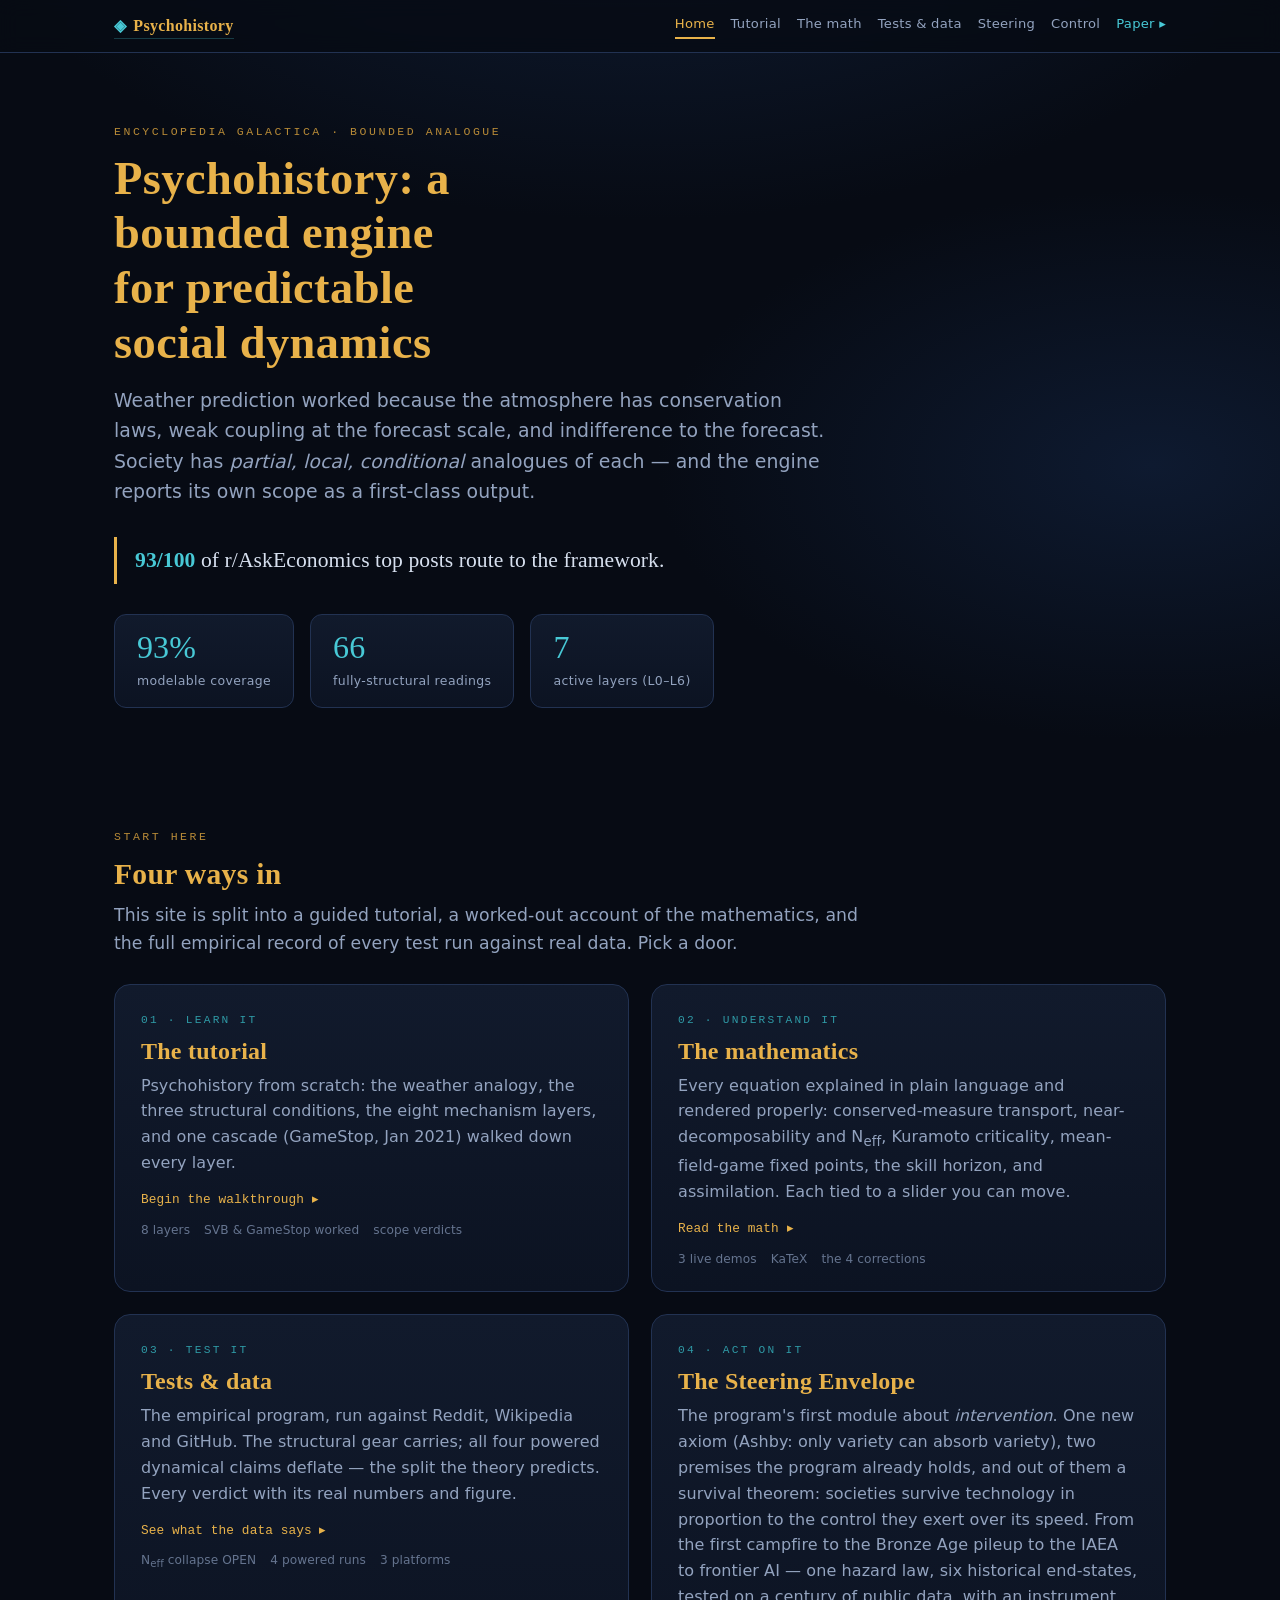
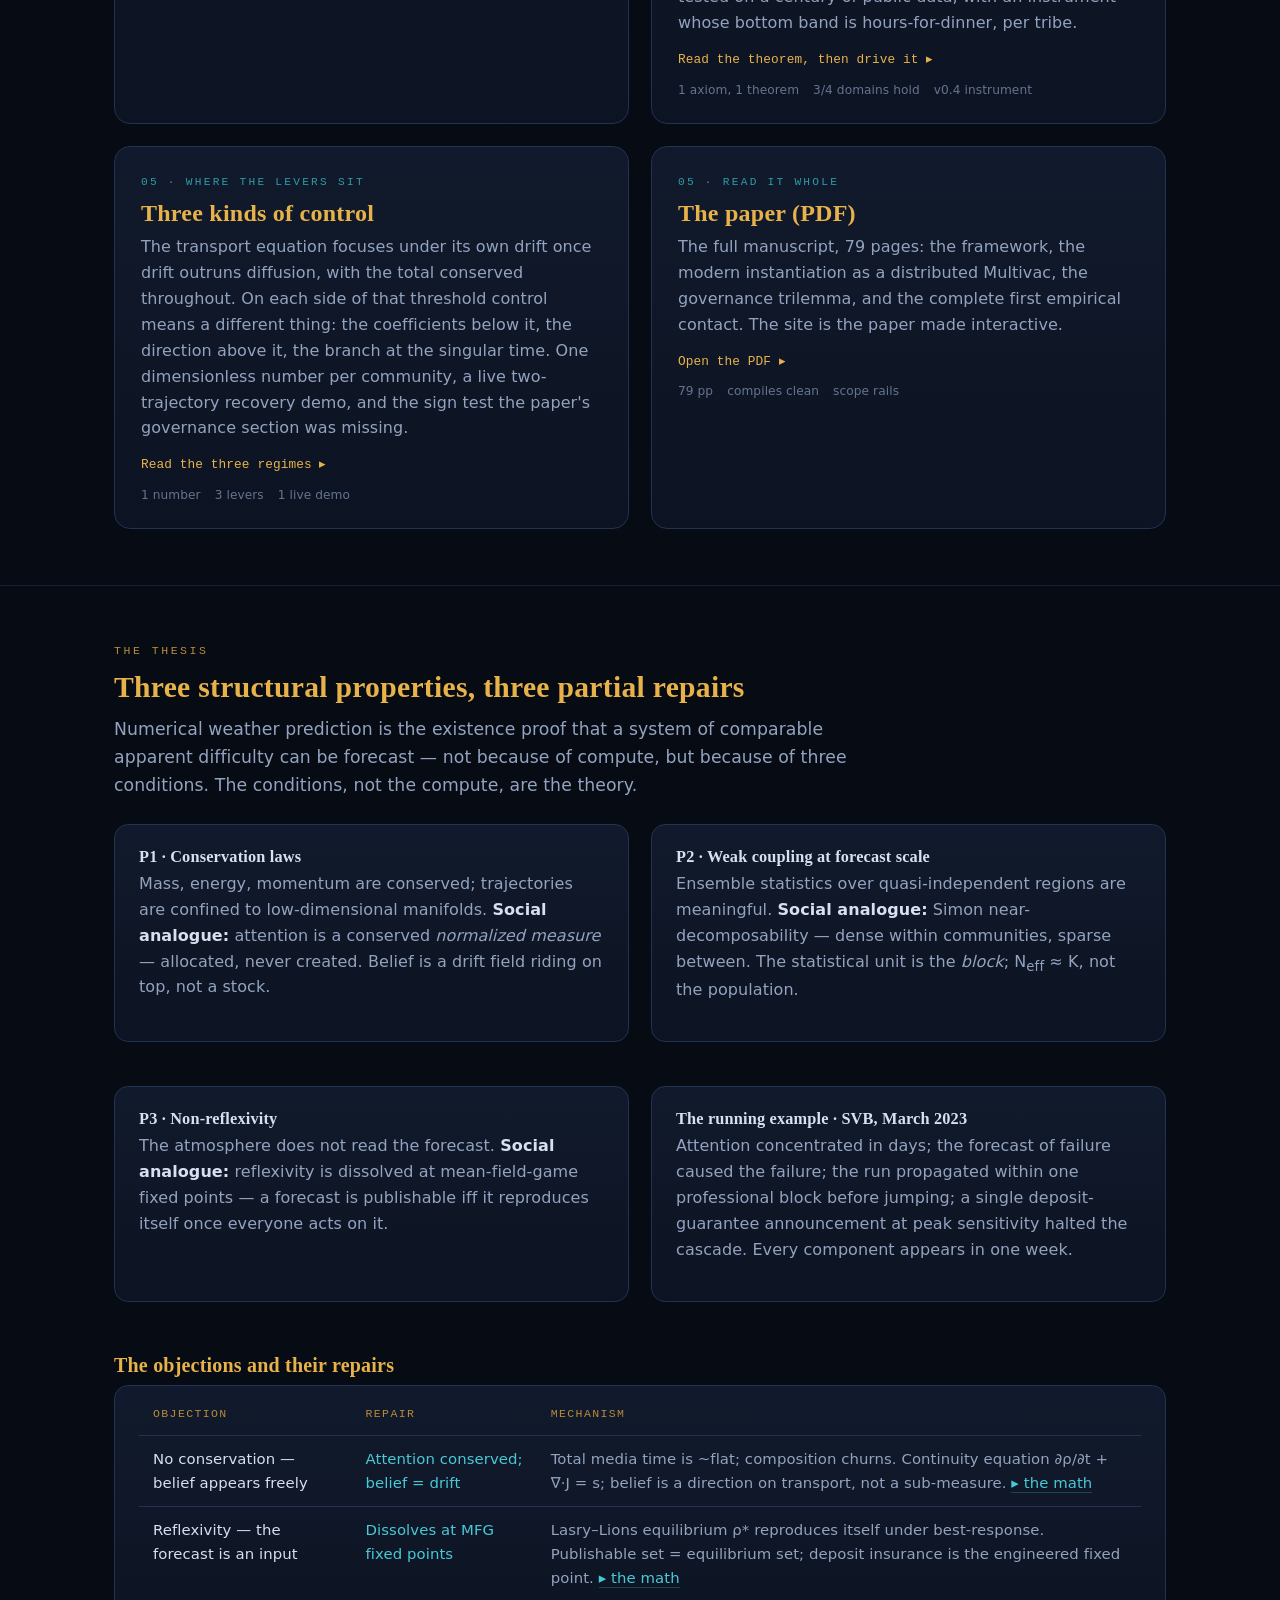
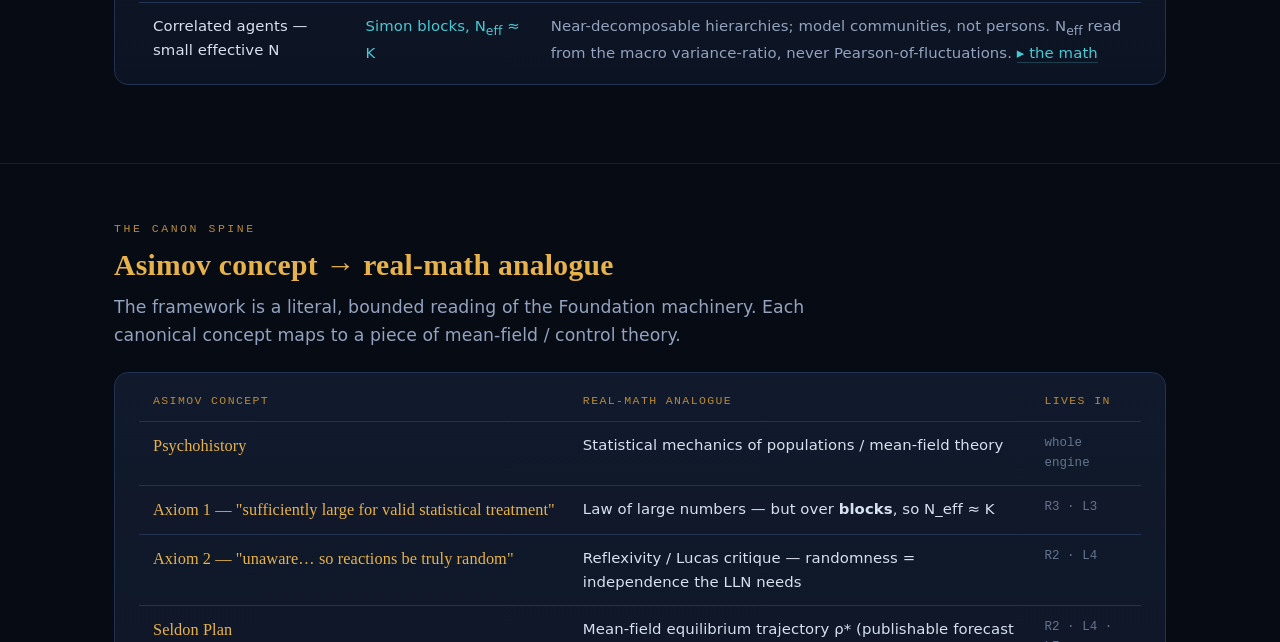
<file: index.html>
<!DOCTYPE html>
<html lang="en">
<head>
<meta charset="utf-8" />
<meta name="viewport" content="width=device-width, initial-scale=1" />
<title>Psychohistory — a bounded engine for predictable social dynamics</title>
<!-- GitHub Pages entry point. The interactive site lives in /site; this root
     stub redirects there so links like ../psychohistory.pdf and ../validation/
     (which the site uses) resolve against the repository root that Pages serves. -->
<meta http-equiv="refresh" content="0; url=./site/index.html" />
<link rel="canonical" href="./site/index.html" />
<style>
  html,body{margin:0;height:100%;background:#070b14;color:#d7e0ef;
    font-family:system-ui,-apple-system,"Segoe UI",Roboto,Helvetica,Arial,sans-serif;}
  .wrap{display:flex;flex-direction:column;align-items:center;justify-content:center;height:100%;gap:14px;text-align:center;padding:24px;}
  a{color:#48c9d6;}
  .glyph{color:#48c9d6;}
  h1{font-family:"Palatino Linotype",Palatino,Georgia,serif;color:#e8b24a;font-weight:600;font-size:1.6rem;margin:0;}
</style>
</head>
<body>
  <div class="wrap">
    <h1><span class="glyph">◈</span> Psychohistory</h1>
    <p>Loading the interactive site… if it does not redirect, <a href="./site/index.html">enter here</a>.</p>
    <p style="font-size:.85rem;color:#65748f">Tutorial · The math · Tests &amp; data · <a href="./psychohistory.pdf">the paper (PDF)</a></p>
  </div>
</body>
</html>
</file>
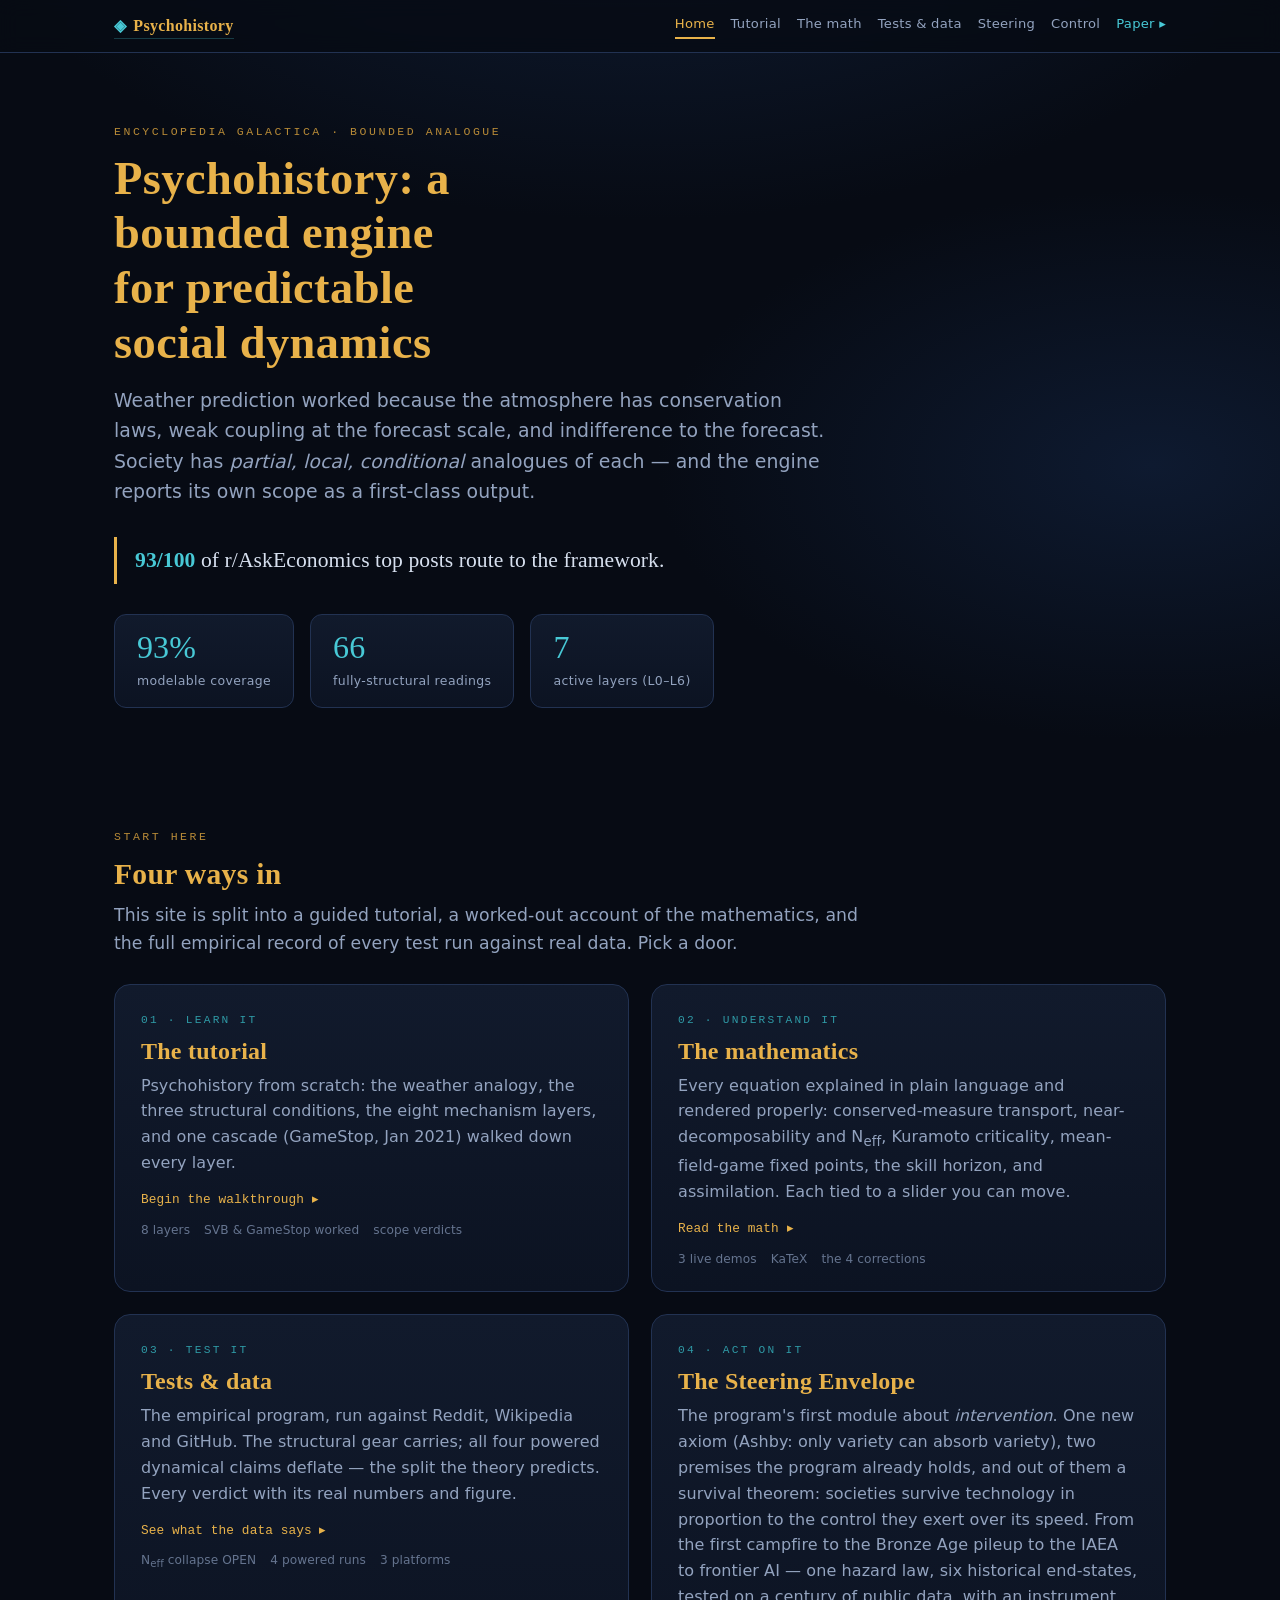
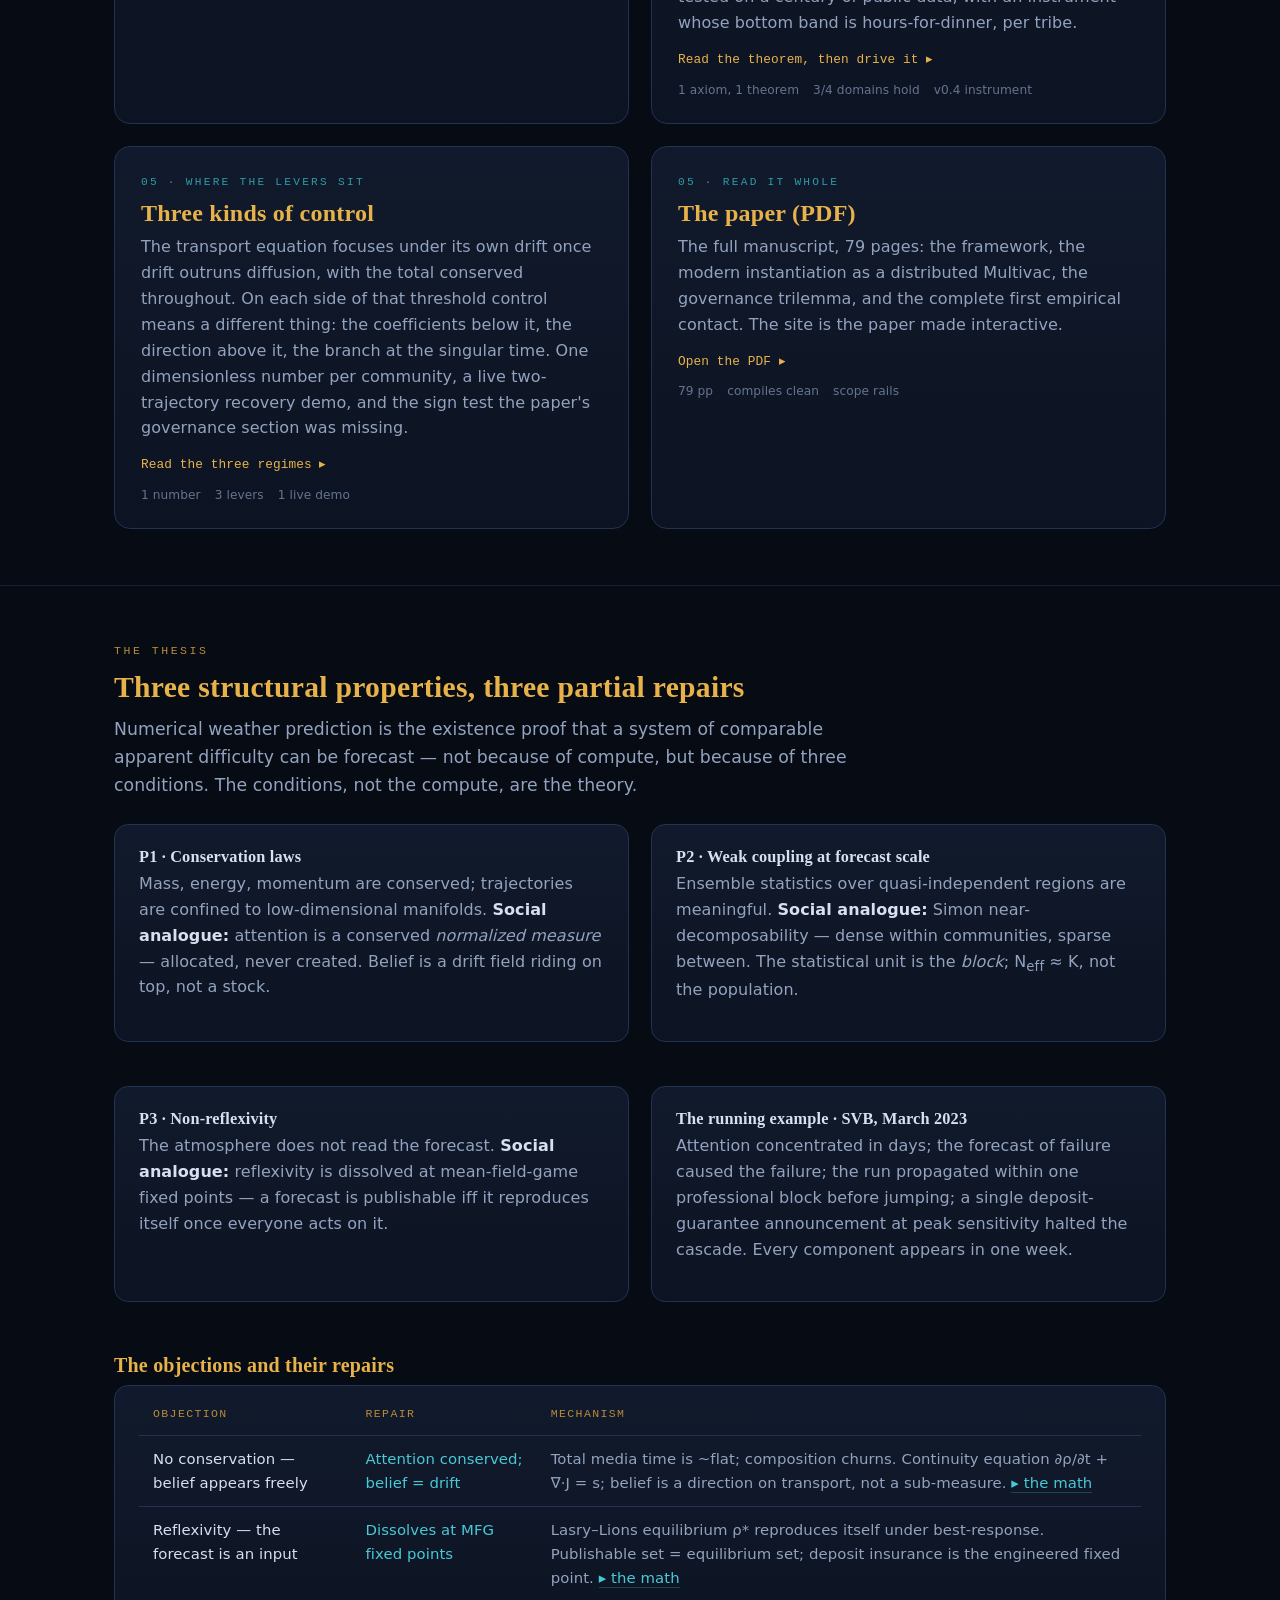
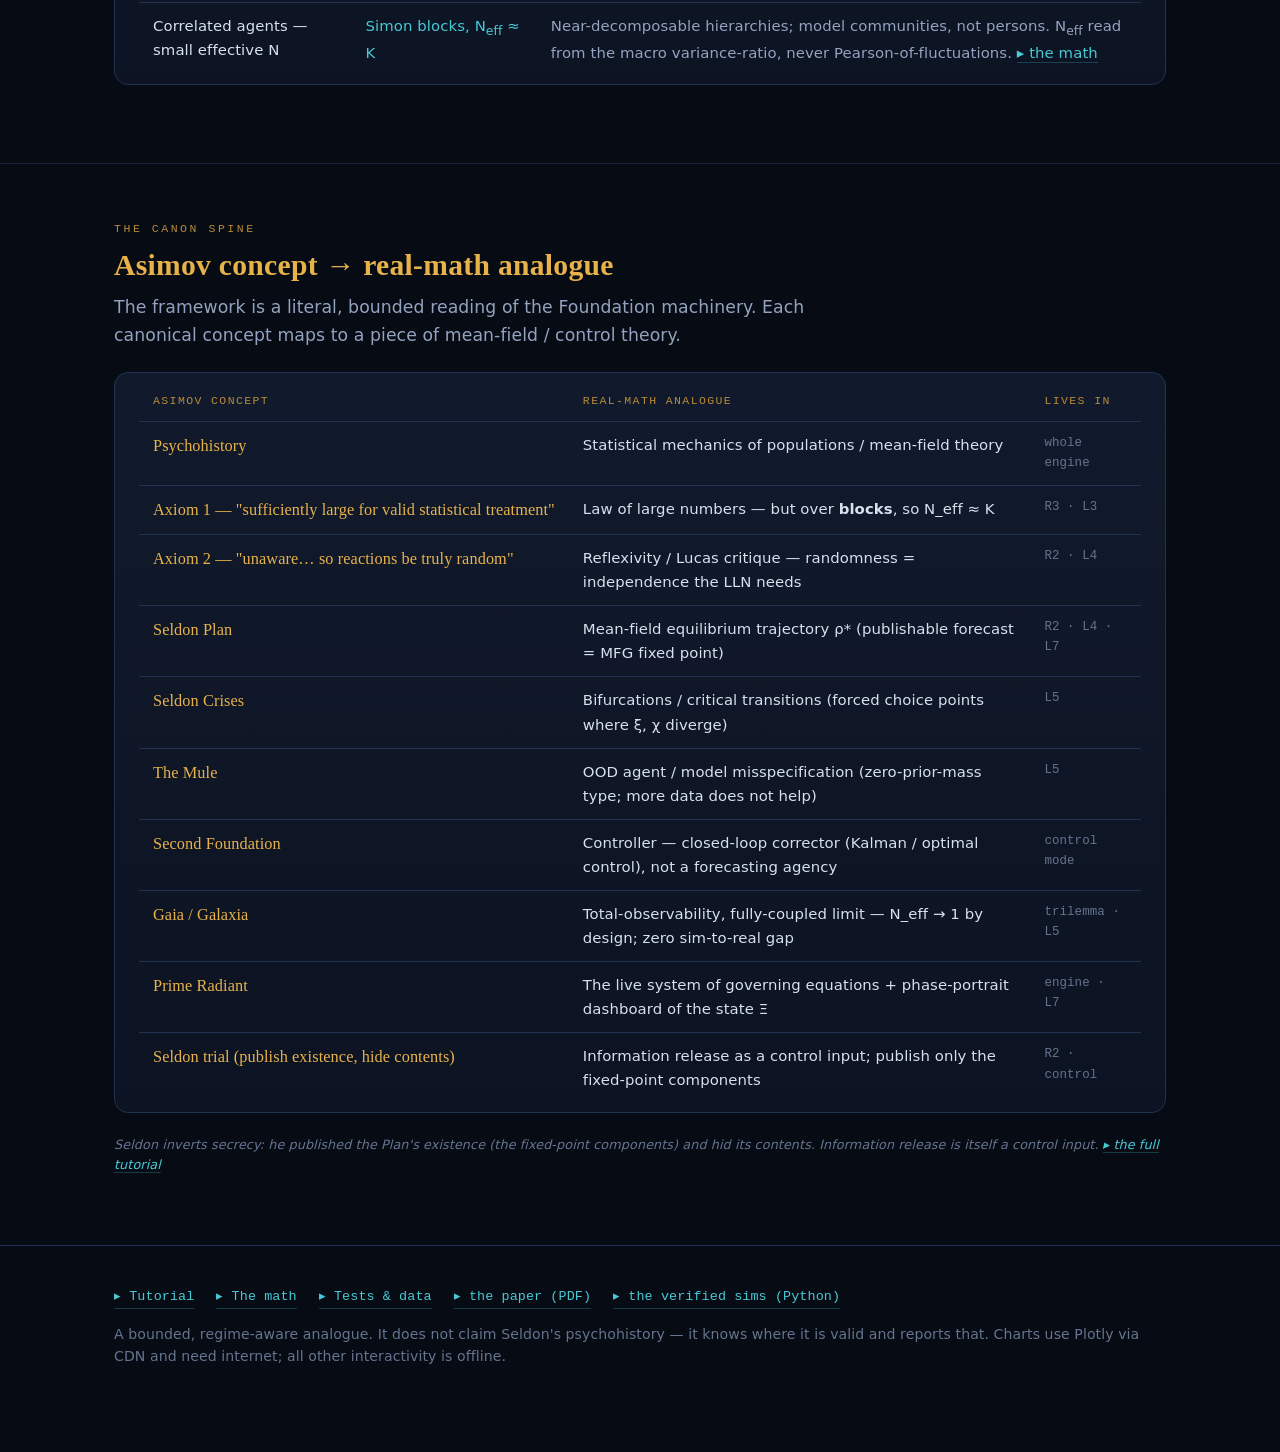
<file: site/index.html>
<!DOCTYPE html>
<html lang="en">
<head>
<meta charset="utf-8" />
<meta name="viewport" content="width=device-width, initial-scale=1" />
<title>Psychohistory — a bounded engine for predictable social dynamics</title>
<link rel="stylesheet" href="styles.css" />
<!-- Plotly powers the live charts on the Math and Tests pages; the landing page
     is fully static. -->
</head>
<body>

<!-- ============ NAV (shared across pages) ============ -->
<nav class="topbar">
  <div class="wrap">
    <a class="brand" href="index.html"><span class="glyph">◈</span>Psychohistory</a>
    <span class="navlinks">
      <a href="index.html" class="active">Home</a>
      <a href="tutorial.html">Tutorial</a>
      <a href="math.html">The math</a>
      <a href="tests.html">Tests &amp; data</a>
      <a href="steering.html">Steering</a>
      <a href="control.html">Control</a>
      <a class="pdf" href="../psychohistory.pdf">Paper ▸</a>
    </span>
  </div>
</nav>

<!-- ============ HERO ============ -->
<header class="hero">
  <div class="wrap">
    <div class="eyebrow">Encyclopedia Galactica · bounded analogue</div>
    <h1>Psychohistory: a bounded engine for predictable social dynamics</h1>
    <p class="thesis">Weather prediction worked because the atmosphere has conservation laws, weak coupling at the forecast scale, and indifference to the forecast. Society has <em>partial, local, conditional</em> analogues of each — and the engine reports its own scope as a first-class output.</p>
    <div class="headline-stat" id="headlineStat"><!-- filled from data --></div>
    <div class="chips-row" id="heroChips"><!-- filled from data --></div>
  </div>
</header>

<!-- ============ NAVIGATION HUB ============ -->
<section id="hub">
  <div class="wrap">
    <div class="eyebrow">Start here</div>
    <h2>Four ways in</h2>
    <p class="lead">This site is split into a guided tutorial, a worked-out account of the mathematics, and the full empirical record of every test run against real data. Pick a door.</p>

    <div class="hub-grid">
      <a class="hub-card" href="tutorial.html">
        <div class="hub-eyebrow">01 · Learn it</div>
        <h3>The tutorial</h3>
        <p>Psychohistory from scratch: the weather analogy, the three structural conditions, the eight mechanism layers, and one cascade (GameStop, Jan 2021) walked down every layer.</p>
        <div class="hub-go">Begin the walkthrough ▸</div>
        <div class="hub-meta"><span>8 layers</span><span>SVB &amp; GameStop worked</span><span>scope verdicts</span></div>
      </a>
      <a class="hub-card" href="math.html">
        <div class="hub-eyebrow">02 · Understand it</div>
        <h3>The mathematics</h3>
        <p>Every equation explained in plain language and rendered properly: conserved-measure transport, near-decomposability and N<sub>eff</sub>, Kuramoto criticality, mean-field-game fixed points, the skill horizon, and assimilation. Each tied to a slider you can move.</p>
        <div class="hub-go">Read the math ▸</div>
        <div class="hub-meta"><span>3 live demos</span><span>KaTeX</span><span>the 4 corrections</span></div>
      </a>
      <a class="hub-card" href="tests.html">
        <div class="hub-eyebrow">03 · Test it</div>
        <h3>Tests &amp; data</h3>
        <p>The empirical program, run against Reddit, Wikipedia and GitHub. The structural gear carries; all four powered dynamical claims deflate — the split the theory predicts. Every verdict with its real numbers and figure.</p>
        <div class="hub-go">See what the data says ▸</div>
        <div class="hub-meta"><span>N<sub>eff</sub> collapse OPEN</span><span>4 powered runs</span><span>3 platforms</span></div>
      </a>
      <a class="hub-card" href="steering.html">
        <div class="hub-eyebrow">04 · Act on it</div>
        <h3>The Steering Envelope</h3>
        <p>The program's first module about <em>intervention</em>. One new axiom (Ashby: only variety can absorb variety), two premises the program already holds, and out of them a survival theorem: societies survive technology in proportion to the control they exert over its speed. From the first campfire to the Bronze Age pileup to the IAEA to frontier AI — one hazard law, six historical end-states, tested on a century of public data, with an instrument whose bottom band is hours-for-dinner, per tribe.</p>
        <div class="hub-go">Read the theorem, then drive it ▸</div>
        <div class="hub-meta"><span>1 axiom, 1 theorem</span><span>3/4 domains hold</span><span>v0.4 instrument</span></div>
      </a>
      <a class="hub-card" href="control.html">
        <div class="hub-eyebrow">05 · Where the levers sit</div>
        <h3>Three kinds of control</h3>
        <p>The transport equation focuses under its own drift once drift outruns diffusion, with the total conserved throughout. On each side of that threshold control means a different thing: the coefficients below it, the direction above it, the branch at the singular time. One dimensionless number per community, a live two-trajectory recovery demo, and the sign test the paper's governance section was missing.</p>
        <div class="hub-go">Read the three regimes ▸</div>
        <div class="hub-meta"><span>1 number</span><span>3 levers</span><span>1 live demo</span></div>
      </a>
      <a class="hub-card" href="../psychohistory.pdf">
        <div class="hub-eyebrow">05 · Read it whole</div>
        <h3>The paper (PDF)</h3>
        <p>The full manuscript, 79 pages: the framework, the modern instantiation as a distributed Multivac, the governance trilemma, and the complete first empirical contact. The site is the paper made interactive.</p>
        <div class="hub-go">Open the PDF ▸</div>
        <div class="hub-meta"><span>79 pp</span><span>compiles clean</span><span>scope rails</span></div>
      </a>
    </div>
  </div>
</section>

<!-- ============ THESIS ============ -->
<section id="thesis">
  <div class="wrap">
    <div class="eyebrow">The thesis</div>
    <h2>Three structural properties, three partial repairs</h2>
    <p class="lead">Numerical weather prediction is the existence proof that a system of comparable apparent difficulty can be forecast — not because of compute, but because of three conditions. The conditions, not the compute, are the theory.</p>

    <div class="grid-2" style="margin-top:24px">
      <div class="card">
        <h4>P1 · Conservation laws</h4>
        <p class="dim">Mass, energy, momentum are conserved; trajectories are confined to low-dimensional manifolds. <b style="color:var(--ink)">Social analogue:</b> attention is a conserved <em>normalized measure</em> — allocated, never created. Belief is a drift field riding on top, not a stock.</p>
      </div>
      <div class="card">
        <h4>P2 · Weak coupling at forecast scale</h4>
        <p class="dim">Ensemble statistics over quasi-independent regions are meaningful. <b style="color:var(--ink)">Social analogue:</b> Simon near-decomposability — dense within communities, sparse between. The statistical unit is the <em>block</em>; N<sub>eff</sub> ≈ K, not the population.</p>
      </div>
      <div class="card">
        <h4>P3 · Non-reflexivity</h4>
        <p class="dim">The atmosphere does not read the forecast. <b style="color:var(--ink)">Social analogue:</b> reflexivity is dissolved at mean-field-game fixed points — a forecast is publishable iff it reproduces itself once everyone acts on it.</p>
      </div>
      <div class="card">
        <h4>The running example · SVB, March 2023</h4>
        <p class="dim">Attention concentrated in days; the forecast of failure caused the failure; the run propagated within one professional block before jumping; a single deposit-guarantee announcement at peak sensitivity halted the cascade. Every component appears in one week.</p>
      </div>
    </div>

    <h3 style="margin-top:30px">The objections and their repairs</h3>
    <div class="card" style="padding-top:8px;padding-bottom:8px">
      <table class="objtable">
        <thead><tr><th>Objection</th><th>Repair</th><th>Mechanism</th></tr></thead>
        <tbody>
          <tr>
            <td>No conservation — belief appears freely</td>
            <td>Attention conserved; belief = drift</td>
            <td class="dim">Total media time is ~flat; composition churns. Continuity equation ∂ρ/∂t + ∇·J = s; belief is a direction on transport, not a sub-measure. <a href="math.html#conservation">▸ the math</a></td>
          </tr>
          <tr>
            <td>Reflexivity — the forecast is an input</td>
            <td>Dissolves at MFG fixed points</td>
            <td class="dim">Lasry–Lions equilibrium ρ* reproduces itself under best-response. Publishable set = equilibrium set; deposit insurance is the engineered fixed point. <a href="math.html#reflexivity">▸ the math</a></td>
          </tr>
          <tr>
            <td>Correlated agents — small effective N</td>
            <td>Simon blocks, N<sub>eff</sub> ≈ K</td>
            <td class="dim">Near-decomposable hierarchies; model communities, not persons. N<sub>eff</sub> read from the macro variance-ratio, never Pearson-of-fluctuations. <a href="math.html#neff">▸ the math</a></td>
          </tr>
        </tbody>
      </table>
    </div>
  </div>
</section>

<!-- ============ CANON ============ -->
<section id="canon">
  <div class="wrap">
    <div class="eyebrow">The canon spine</div>
    <h2>Asimov concept → real-math analogue</h2>
    <p class="lead">The framework is a literal, bounded reading of the Foundation machinery. Each canonical concept maps to a piece of mean-field / control theory.</p>
    <div class="card" style="margin-top:22px;padding-top:8px;padding-bottom:8px">
      <table class="maptable">
        <thead><tr><th>Asimov concept</th><th>Real-math analogue</th><th>Lives in</th></tr></thead>
        <tbody id="canonBody"><!-- filled from app.js --></tbody>
      </table>
    </div>
    <p class="note">Seldon inverts secrecy: he published the Plan's <em>existence</em> (the fixed-point components) and hid its contents. Information release is itself a control input. <a href="tutorial.html">▸ the full tutorial</a></p>
  </div>
</section>

<footer>
  <div class="wrap">
    <div class="provlinks">
      <a href="tutorial.html">▸ Tutorial</a>
      <a href="math.html">▸ The math</a>
      <a href="tests.html">▸ Tests &amp; data</a>
      <a href="../psychohistory.pdf">▸ the paper (PDF)</a>
      <a href="../sims_v2.py">▸ the verified sims (Python)</a>
    </div>
    <p class="faint">A bounded, regime-aware analogue. It does not claim Seldon's psychohistory — it knows where it is valid and reports that. Charts use Plotly via CDN and need internet; all other interactivity is offline.</p>
  </div>
</footer>

<script src="data.js"></script>
<script src="app.js"></script>
</body>
</html>
</file>
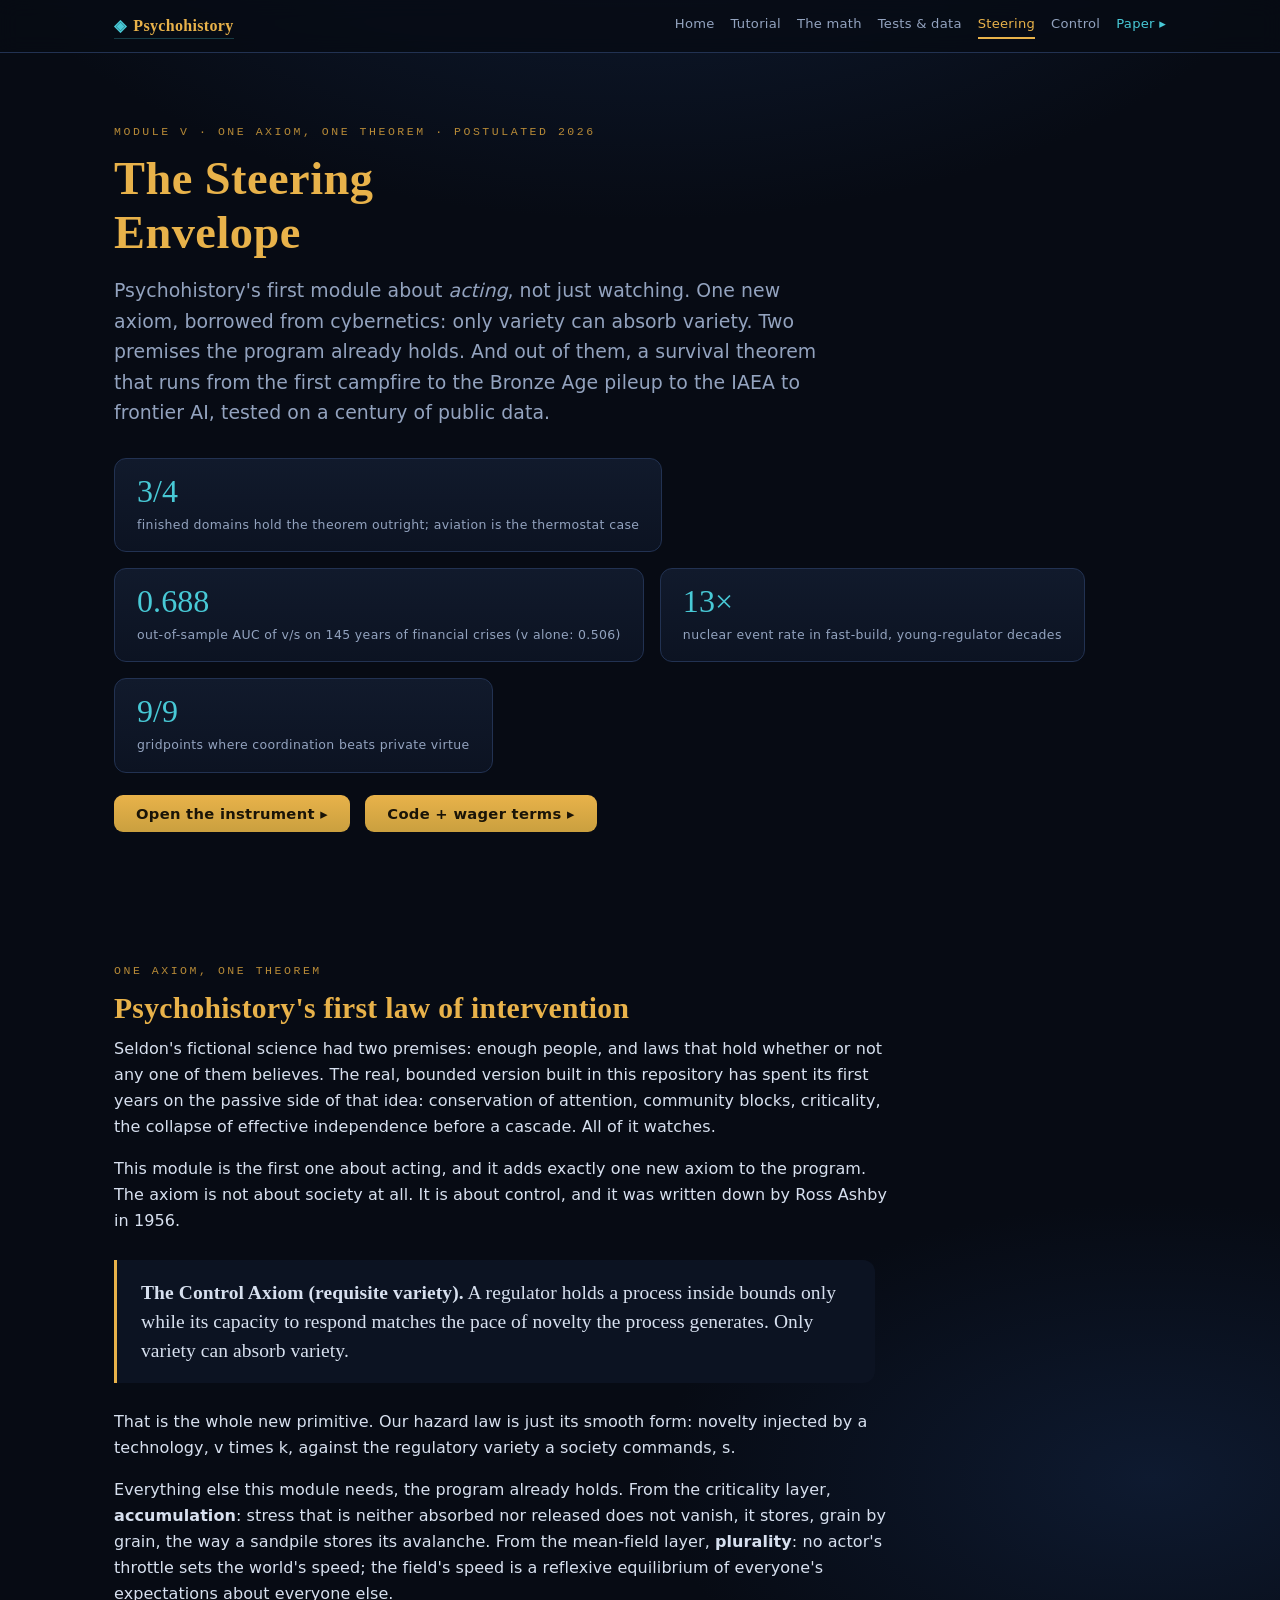
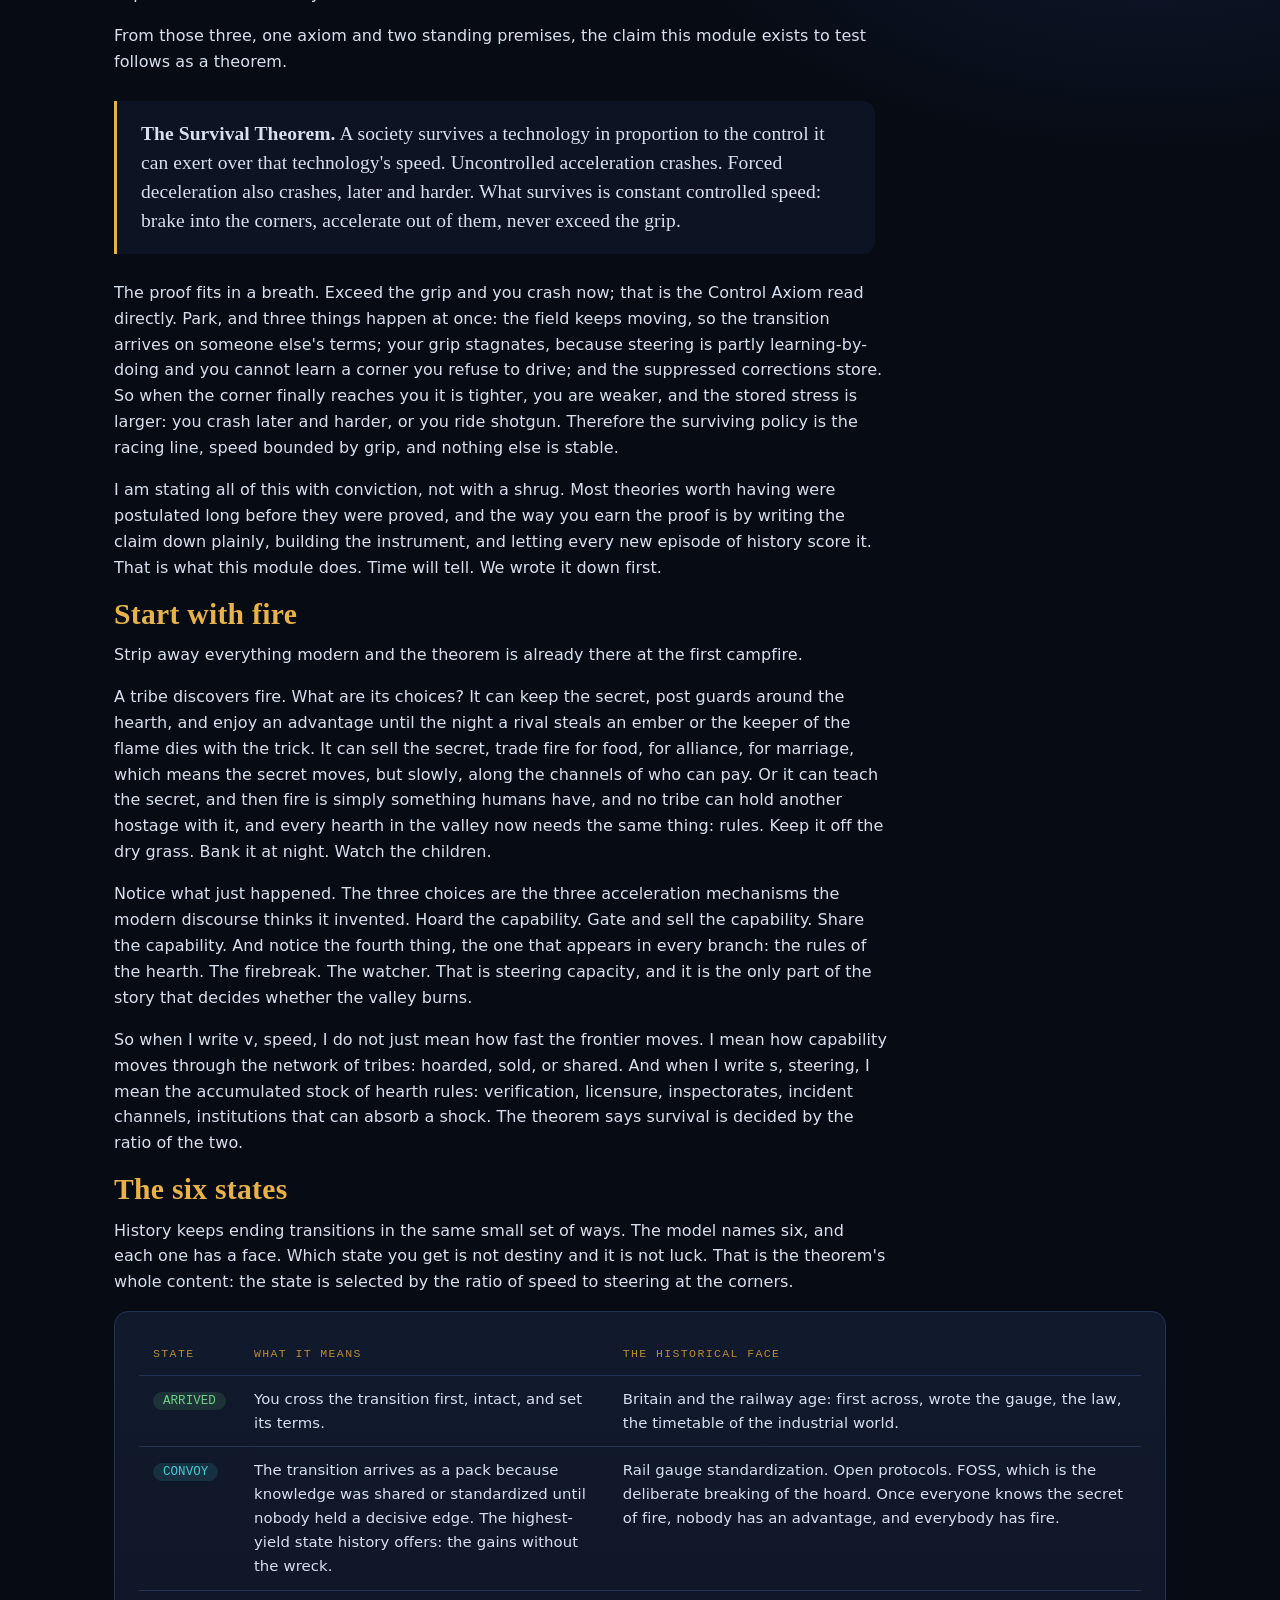
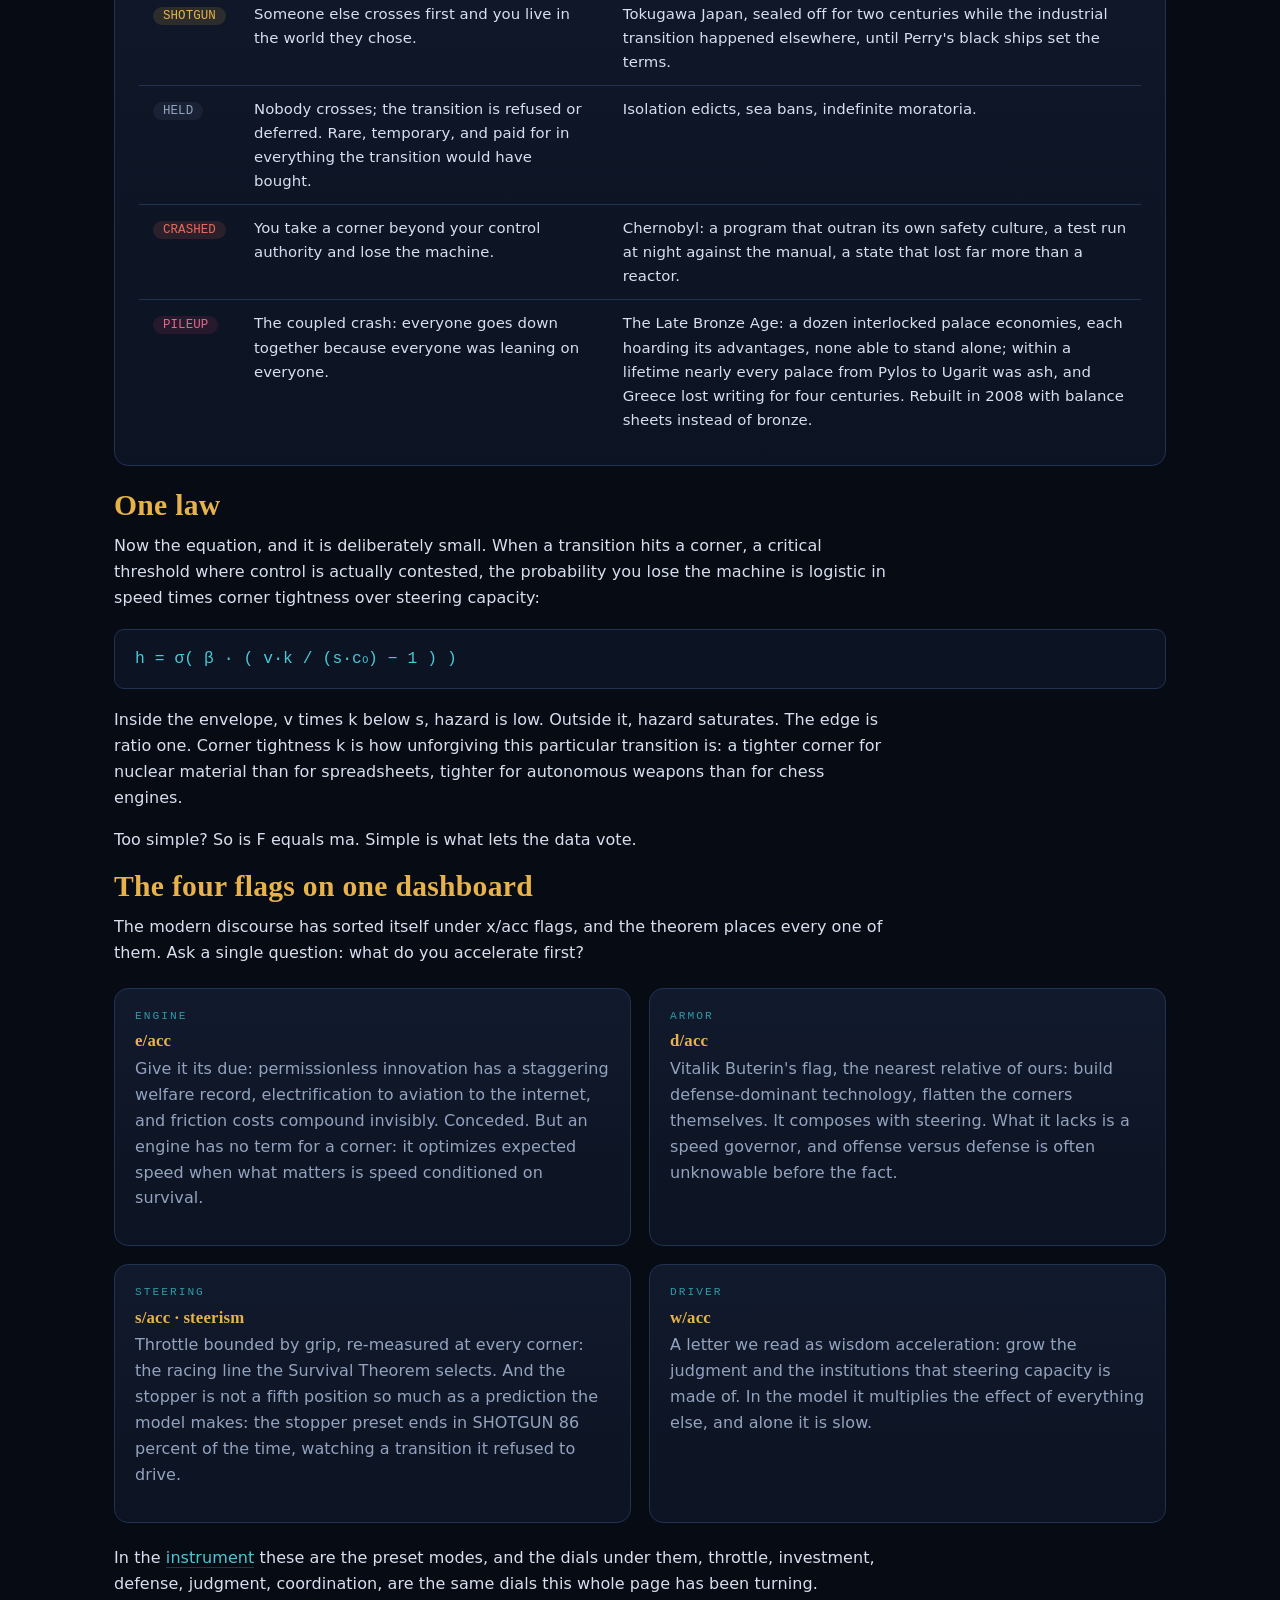
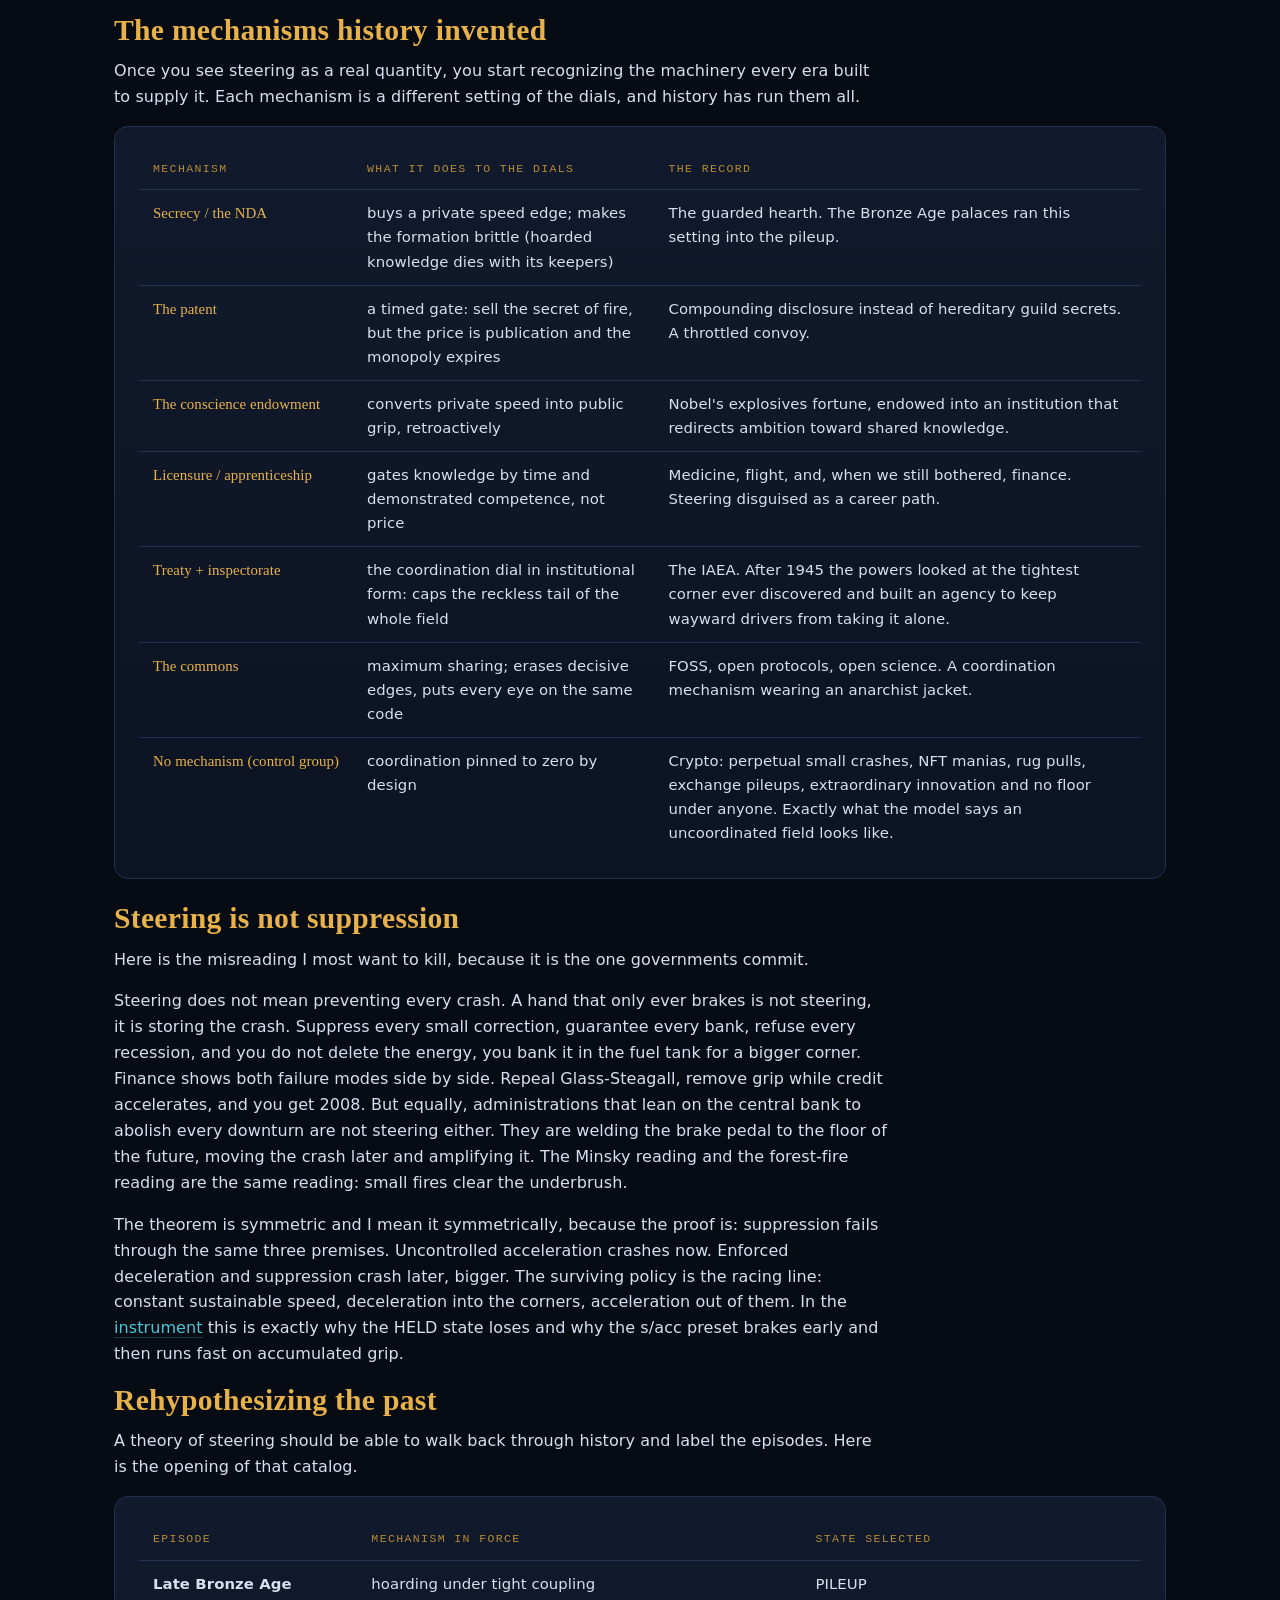
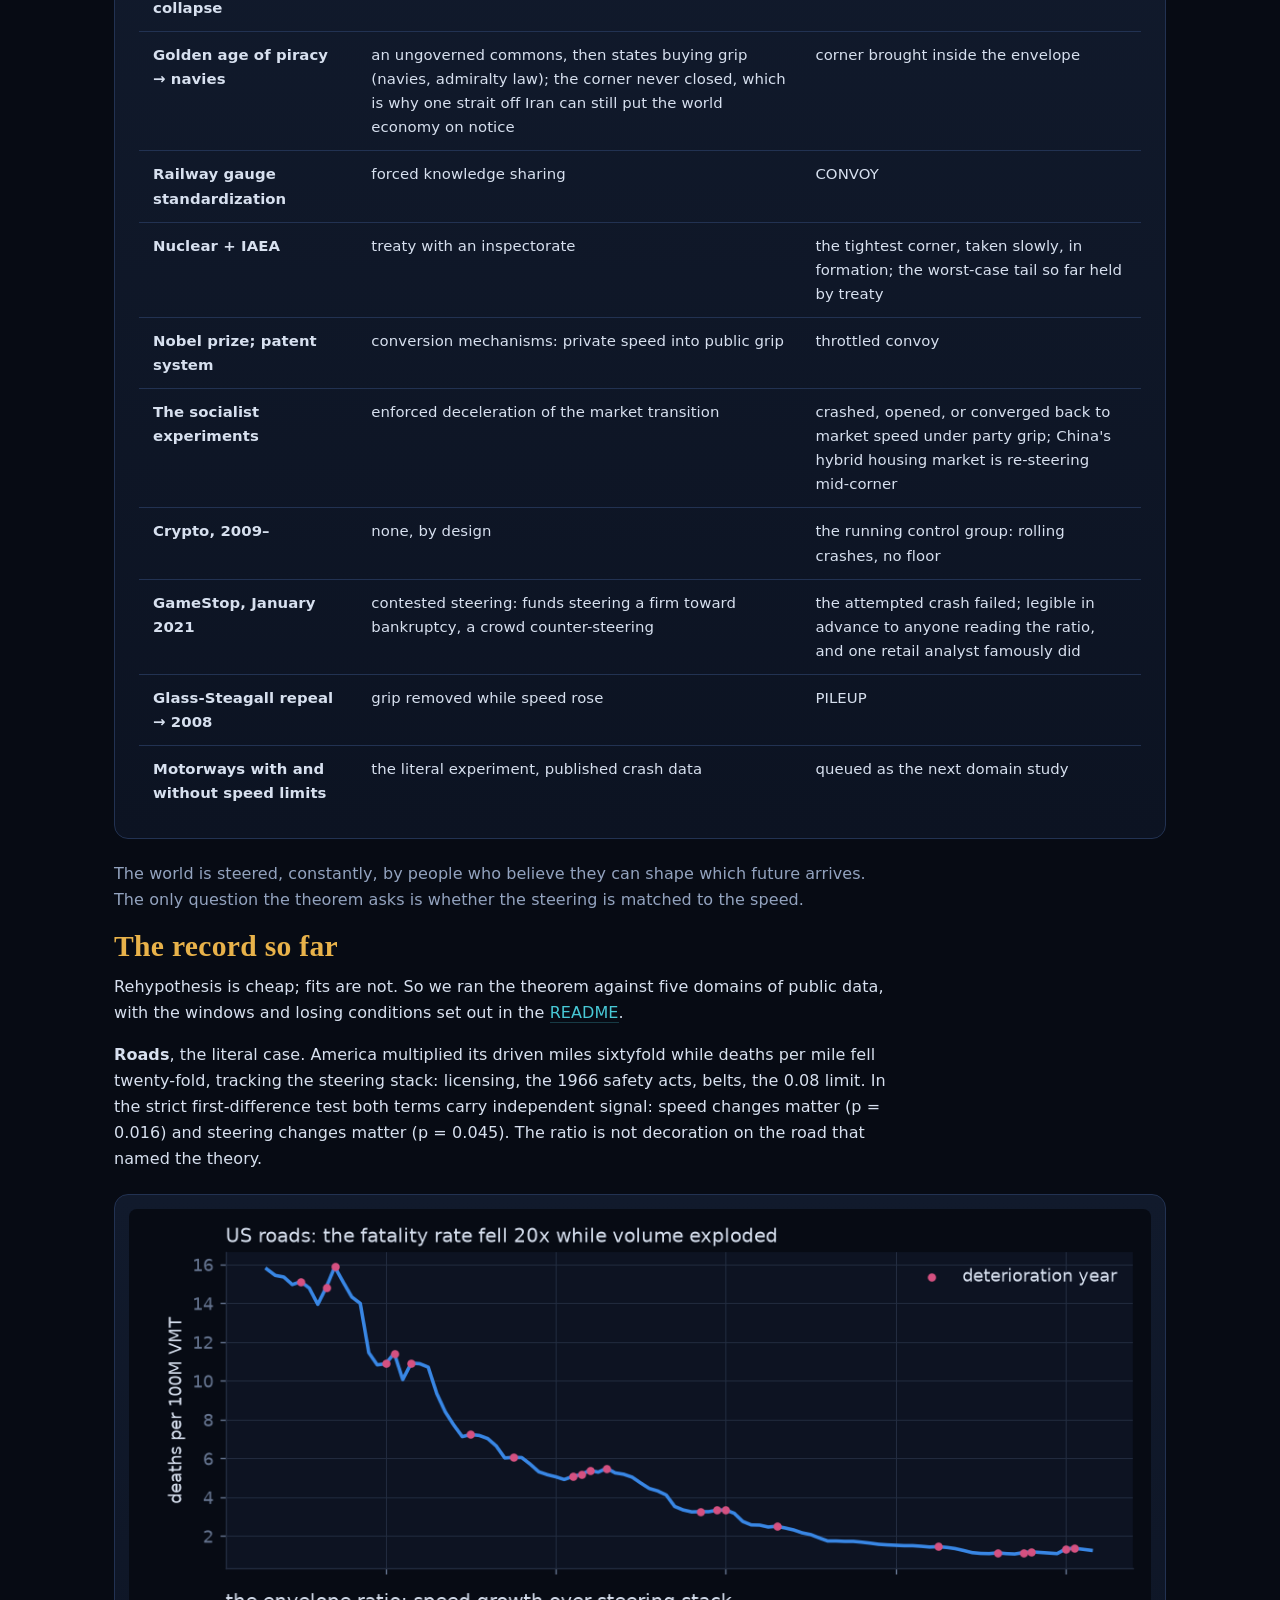
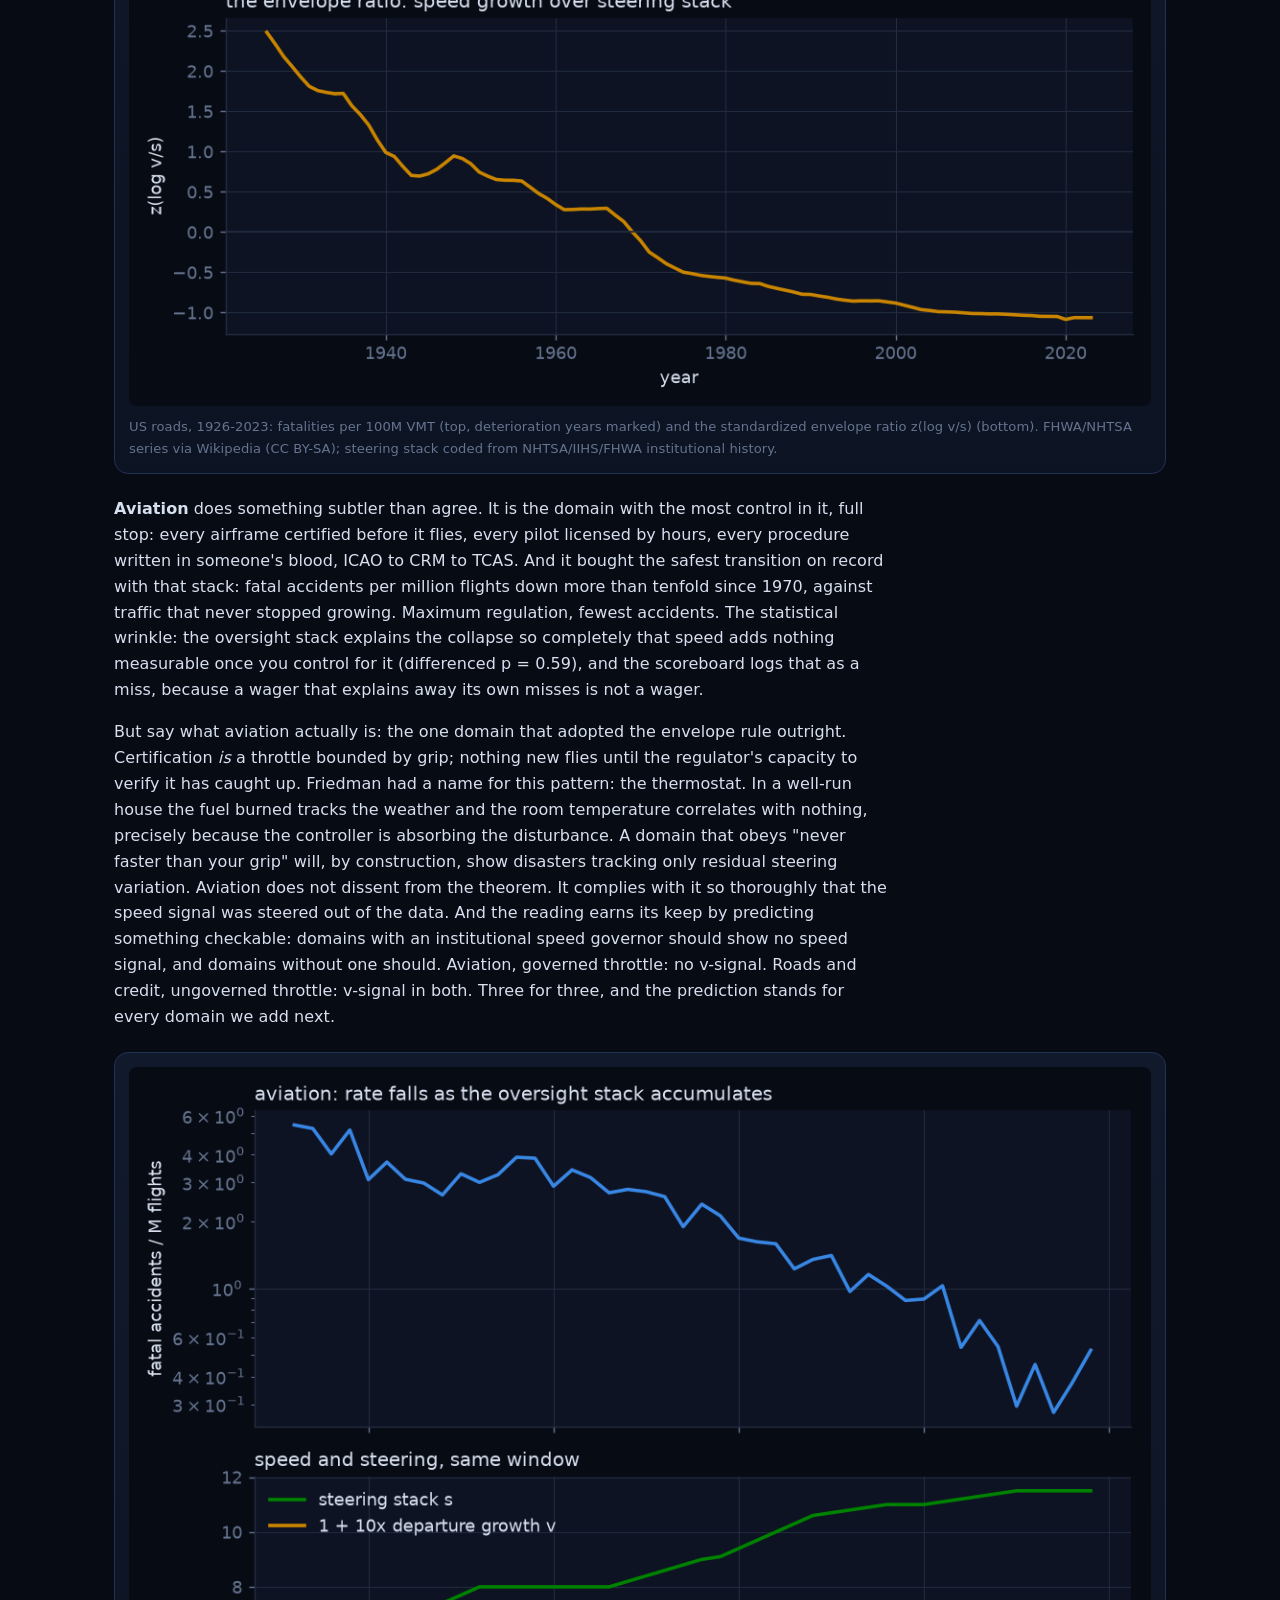
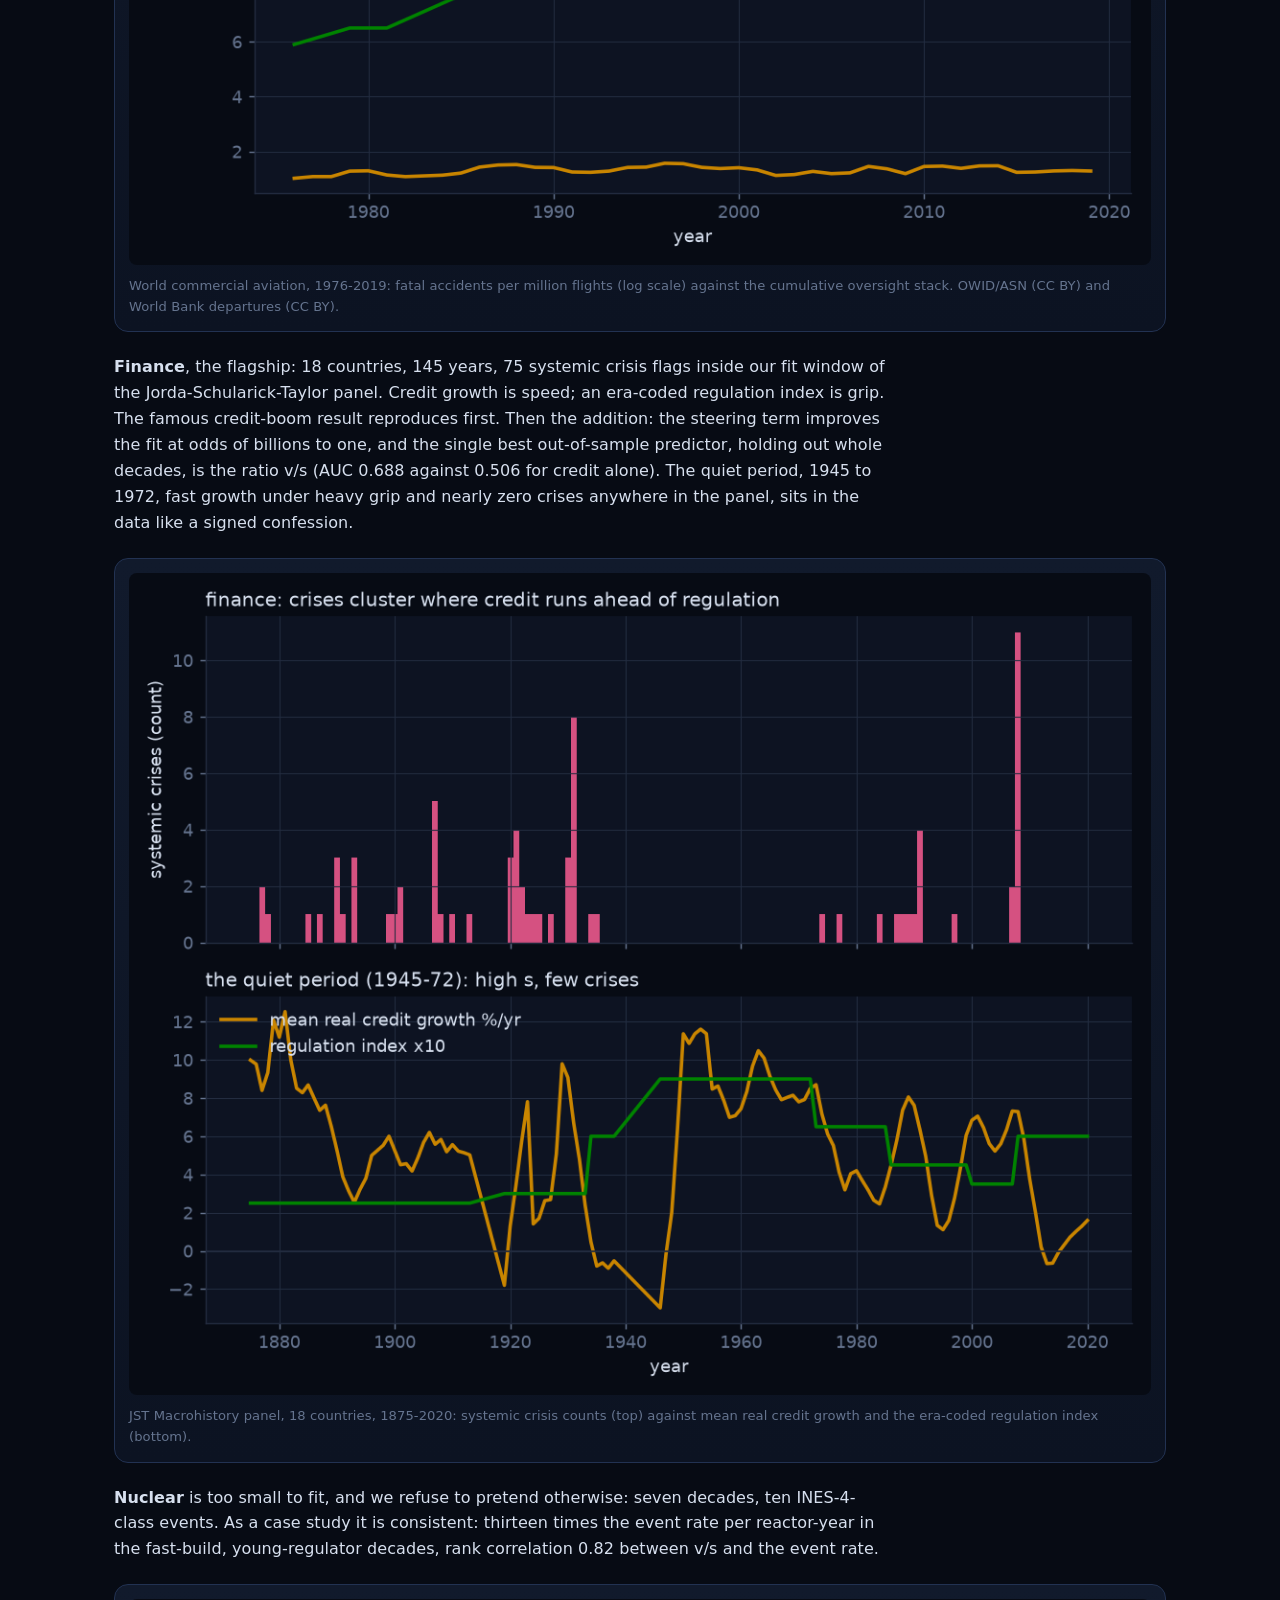
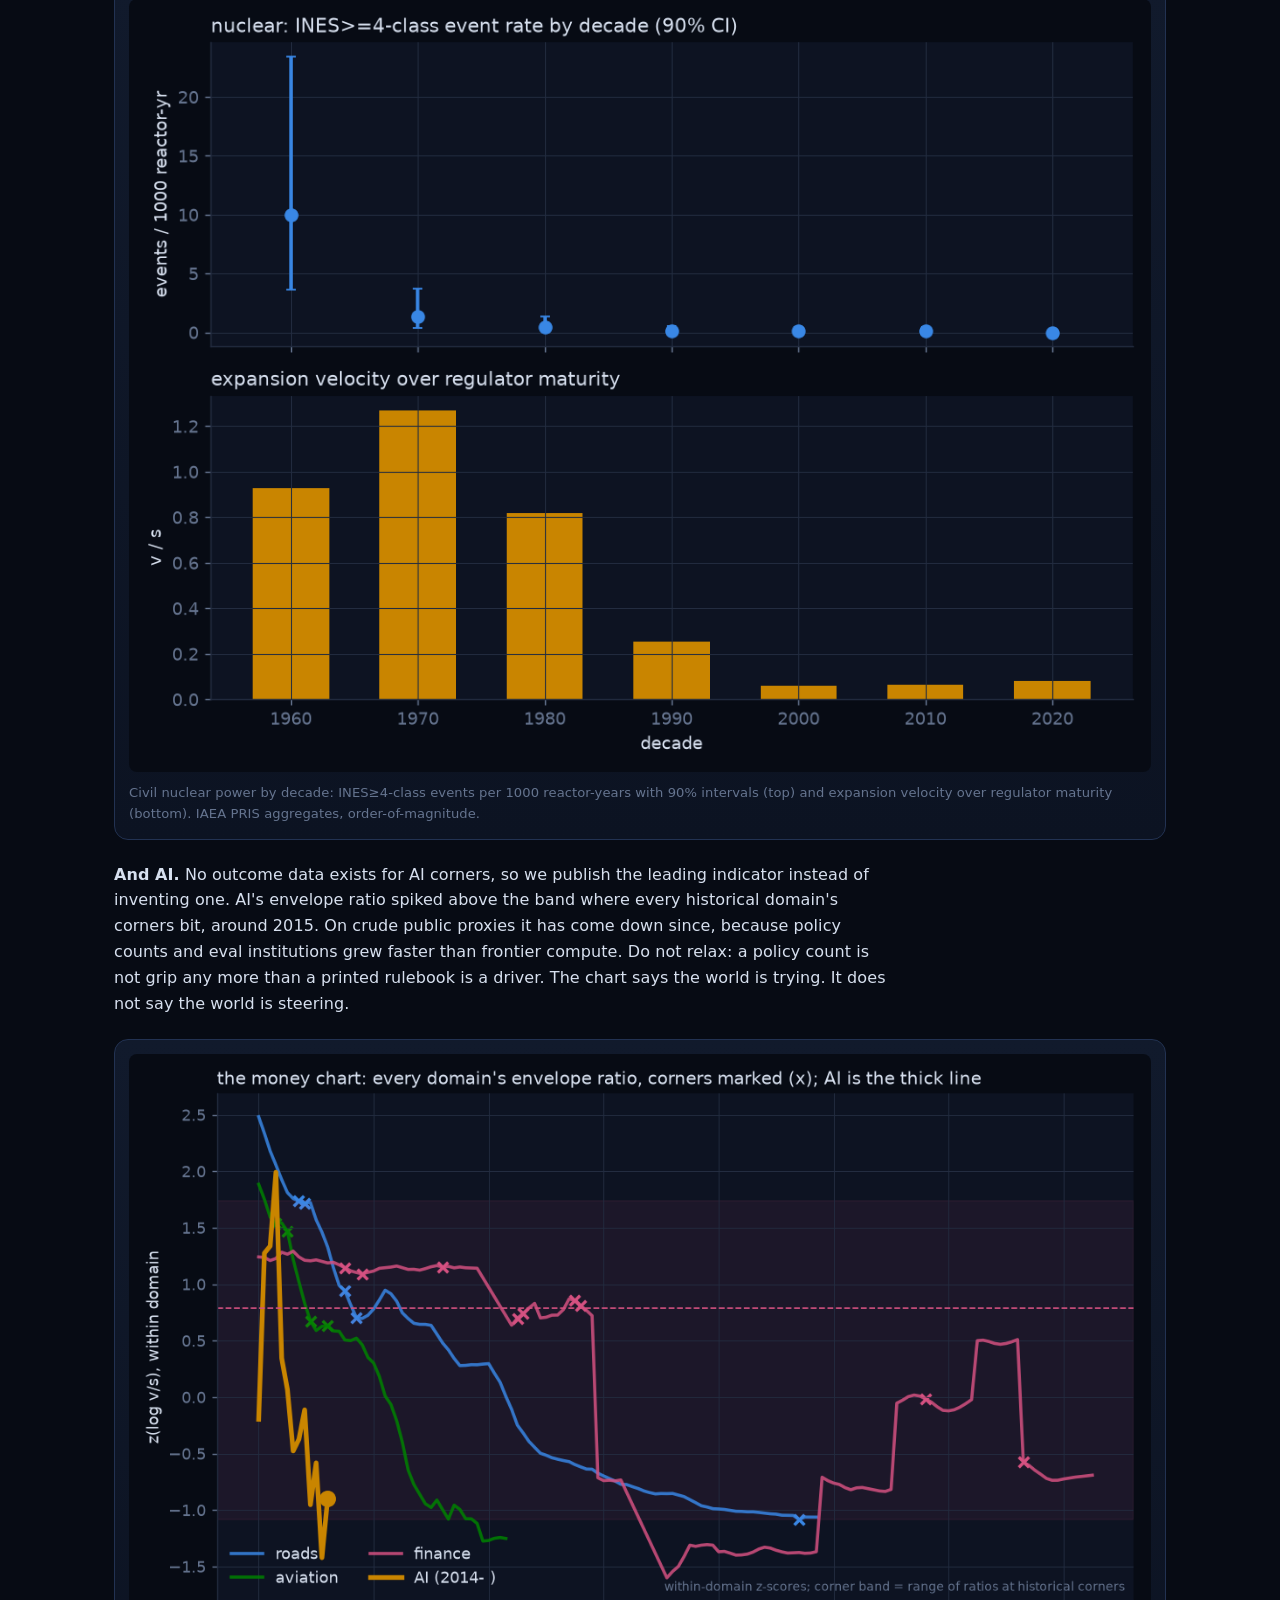
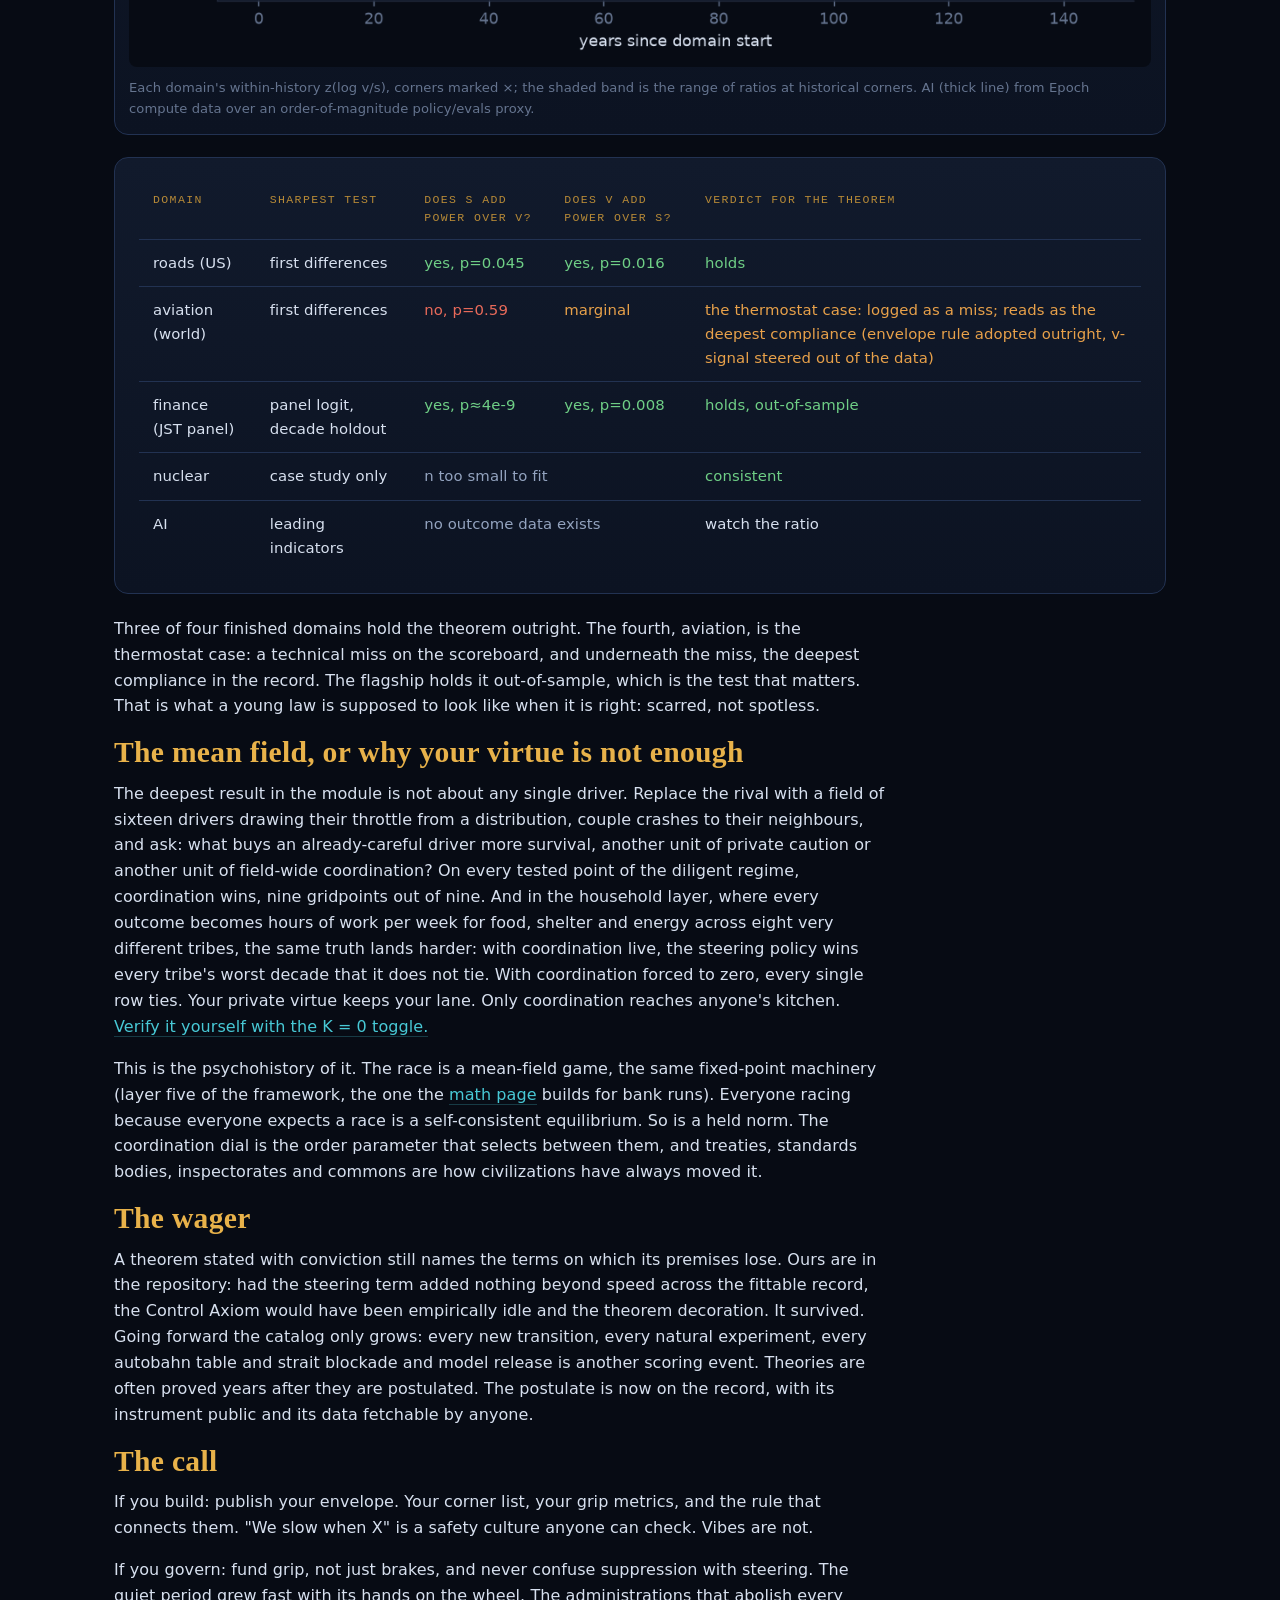
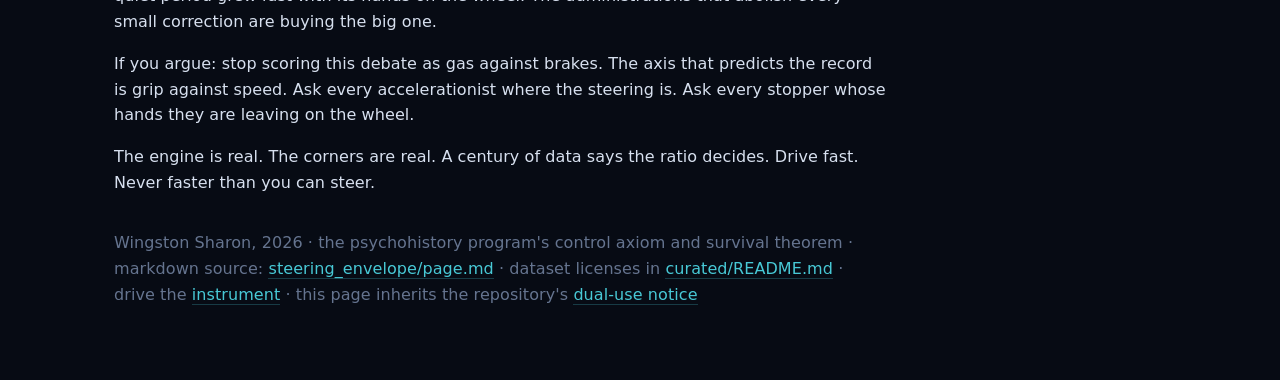
<file: site/steering.html>
<!DOCTYPE html>
<html lang="en">
<head>
<meta charset="utf-8" />
<meta name="viewport" content="width=device-width, initial-scale=1" />
<title>The Steering Envelope · one axiom, one theorem · psychohistory's first law of intervention</title>
<link rel="stylesheet" href="styles.css" />
<style>
  .figure { background: linear-gradient(180deg, var(--panel) 0%, var(--bg-2) 100%);
    border: 1px solid var(--border); border-radius: 14px; padding: 14px; margin: 22px 0; }
  .figure img { width: 100%; border-radius: 8px; display: block; }
  .figure .cap { font-size: .82rem; color: var(--ink-faint); margin-top: 10px; }
  .law { font-family: var(--mono); color: var(--cyan); font-size: 1.02rem;
    background: var(--bg-2); border: 1px solid var(--border); border-radius: 10px;
    padding: 16px 20px; margin: 18px 0; overflow-x: auto; white-space: nowrap; }
  .axiom { font-family: var(--serif); font-size: 1.22rem; line-height: 1.5; color: var(--ink);
    border-left: 3px solid var(--gold); background: var(--bg-2);
    border-radius: 0 12px 12px 0; padding: 18px 24px; margin: 26px 0; max-width: 78ch; }
  .essay p { max-width: 76ch; }
  .essay h2 { margin-top: .2em; }
  .statebadge { font-family: var(--mono); font-size: .78rem; padding: 2px 10px;
    border-radius: 12px; white-space: nowrap; }
  .flag-grid { display: grid; grid-template-columns: 1fr 1fr; gap: 18px; margin: 22px 0; }
  @media (max-width: 820px){ .flag-grid { grid-template-columns: 1fr; } }
  .flag { border: 1px solid var(--border); border-radius: 14px; padding: 18px 20px;
    background: linear-gradient(180deg, var(--panel) 0%, var(--bg-2) 100%); }
  .flag h4 { color: var(--gold); font-family: var(--serif); font-size: 1.05rem; }
  .flag .axis { font-family: var(--mono); font-size: .7rem; letter-spacing: .18em;
    text-transform: uppercase; color: var(--cyan-dim); margin-bottom: 6px; }
  .mech td:first-child { color: var(--gold); font-family: var(--serif); white-space: nowrap; }
  .verdict-yes { color: var(--green); }
  .verdict-no { color: var(--red); }
  .verdict-mixed { color: var(--amber-warn); }
  .catalog td:first-child { color: var(--ink); font-weight: 600; }
</style>
</head>
<body>

<nav class="topbar">
  <div class="wrap">
    <a class="brand" href="index.html"><span class="glyph">◈</span>Psychohistory</a>
    <span class="navlinks">
      <a href="index.html">Home</a>
      <a href="tutorial.html">Tutorial</a>
      <a href="math.html">The math</a>
      <a href="tests.html">Tests &amp; data</a>
      <a href="steering.html" class="active">Steering</a>
      <a href="control.html">Control</a>
      <a class="pdf" href="../psychohistory.pdf">Paper ▸</a>
    </span>
  </div>
</nav>

<header class="hero">
  <div class="wrap">
    <div class="eyebrow">Module V · one axiom, one theorem · postulated 2026</div>
    <h1>The Steering Envelope</h1>
    <p class="thesis">Psychohistory's first module about <em>acting</em>, not just watching. One new axiom, borrowed from cybernetics: only variety can absorb variety. Two premises the program already holds. And out of them, a survival theorem that runs from the first campfire to the Bronze Age pileup to the IAEA to frontier AI, tested on a century of public data.</p>
    <div class="chips-row">
      <div class="statchip"><div class="num">3/4</div><div class="lbl">finished domains hold the theorem outright; aviation is the thermostat case</div></div>
      <div class="statchip"><div class="num">0.688</div><div class="lbl">out-of-sample AUC of v/s on 145 years of financial crises (v alone: 0.506)</div></div>
      <div class="statchip"><div class="num">13×</div><div class="lbl">nuclear event rate in fast-build, young-regulator decades</div></div>
      <div class="statchip"><div class="num">9/9</div><div class="lbl">gridpoints where coordination beats private virtue</div></div>
    </div>
    <p style="margin-top:28px">
      <a class="btn" href="steering_sim.html">Open the instrument ▸</a>&nbsp;&nbsp;
      <a class="btn" href="https://github.com/wingie/psychohistory/tree/main/steering_envelope">Code + wager terms ▸</a>
    </p>
  </div>
</header>

<section class="essay">
  <div class="wrap">
    <div class="eyebrow">One axiom, one theorem</div>
    <h2>Psychohistory's first law of intervention</h2>
    <p>Seldon's fictional science had two premises: enough people, and laws that hold whether or not any one of them believes. The real, bounded version built in this repository has spent its first years on the passive side of that idea: conservation of attention, community blocks, criticality, the collapse of effective independence before a cascade. All of it watches.</p>
    <p>This module is the first one about acting, and it adds exactly one new axiom to the program. The axiom is not about society at all. It is about control, and it was written down by Ross Ashby in 1956.</p>
    <div class="axiom"><b>The Control Axiom (requisite variety).</b> A regulator holds a process inside bounds only while its capacity to respond matches the pace of novelty the process generates. Only variety can absorb variety.</div>
    <p>That is the whole new primitive. Our hazard law is just its smooth form: novelty injected by a technology, v times k, against the regulatory variety a society commands, s.</p>
    <p>Everything else this module needs, the program already holds. From the criticality layer, <b>accumulation</b>: stress that is neither absorbed nor released does not vanish, it stores, grain by grain, the way a sandpile stores its avalanche. From the mean-field layer, <b>plurality</b>: no actor's throttle sets the world's speed; the field's speed is a reflexive equilibrium of everyone's expectations about everyone else.</p>
    <p>From those three, one axiom and two standing premises, the claim this module exists to test follows as a theorem.</p>
    <div class="axiom"><b>The Survival Theorem.</b> A society survives a technology in proportion to the control it can exert over that technology's speed. Uncontrolled acceleration crashes. Forced deceleration also crashes, later and harder. What survives is constant controlled speed: brake into the corners, accelerate out of them, never exceed the grip.</div>
    <p>The proof fits in a breath. Exceed the grip and you crash now; that is the Control Axiom read directly. Park, and three things happen at once: the field keeps moving, so the transition arrives on someone else's terms; your grip stagnates, because steering is partly learning-by-doing and you cannot learn a corner you refuse to drive; and the suppressed corrections store. So when the corner finally reaches you it is tighter, you are weaker, and the stored stress is larger: you crash later and harder, or you ride shotgun. Therefore the surviving policy is the racing line, speed bounded by grip, and nothing else is stable.</p>
    <p>I am stating all of this with conviction, not with a shrug. Most theories worth having were postulated long before they were proved, and the way you earn the proof is by writing the claim down plainly, building the instrument, and letting every new episode of history score it. That is what this module does. Time will tell. We wrote it down first.</p>

    <h2>Start with fire</h2>
    <p>Strip away everything modern and the theorem is already there at the first campfire.</p>
    <p>A tribe discovers fire. What are its choices? It can keep the secret, post guards around the hearth, and enjoy an advantage until the night a rival steals an ember or the keeper of the flame dies with the trick. It can sell the secret, trade fire for food, for alliance, for marriage, which means the secret moves, but slowly, along the channels of who can pay. Or it can teach the secret, and then fire is simply something humans have, and no tribe can hold another hostage with it, and every hearth in the valley now needs the same thing: rules. Keep it off the dry grass. Bank it at night. Watch the children.</p>
    <p>Notice what just happened. The three choices are the three acceleration mechanisms the modern discourse thinks it invented. Hoard the capability. Gate and sell the capability. Share the capability. And notice the fourth thing, the one that appears in every branch: the rules of the hearth. The firebreak. The watcher. That is steering capacity, and it is the only part of the story that decides whether the valley burns.</p>
    <p>So when I write v, speed, I do not just mean how fast the frontier moves. I mean how capability moves through the network of tribes: hoarded, sold, or shared. And when I write s, steering, I mean the accumulated stock of hearth rules: verification, licensure, inspectorates, incident channels, institutions that can absorb a shock. The theorem says survival is decided by the ratio of the two.</p>

    <h2>The six states</h2>
    <p>History keeps ending transitions in the same small set of ways. The model names six, and each one has a face. Which state you get is not destiny and it is not luck. That is the theorem's whole content: the state is selected by the ratio of speed to steering at the corners.</p>
    <div class="card">
      <table>
        <tr><th>state</th><th>what it means</th><th>the historical face</th></tr>
        <tr><td><span class="statebadge" style="background:#6fcf8622;color:var(--green)">ARRIVED</span></td>
            <td>You cross the transition first, intact, and set its terms.</td>
            <td>Britain and the railway age: first across, wrote the gauge, the law, the timetable of the industrial world.</td></tr>
        <tr><td><span class="statebadge" style="background:#48c9d622;color:var(--cyan)">CONVOY</span></td>
            <td>The transition arrives as a pack because knowledge was shared or standardized until nobody held a decisive edge. The highest-yield state history offers: the gains without the wreck.</td>
            <td>Rail gauge standardization. Open protocols. FOSS, which is the deliberate breaking of the hoard. Once everyone knows the secret of fire, nobody has an advantage, and everybody has fire.</td></tr>
        <tr><td><span class="statebadge" style="background:#e8b24a22;color:var(--gold)">SHOTGUN</span></td>
            <td>Someone else crosses first and you live in the world they chose.</td>
            <td>Tokugawa Japan, sealed off for two centuries while the industrial transition happened elsewhere, until Perry's black ships set the terms.</td></tr>
        <tr><td><span class="statebadge" style="background:#65748f22;color:var(--ink-dim)">HELD</span></td>
            <td>Nobody crosses; the transition is refused or deferred. Rare, temporary, and paid for in everything the transition would have bought.</td>
            <td>Isolation edicts, sea bans, indefinite moratoria.</td></tr>
        <tr><td><span class="statebadge" style="background:#e86a5a22;color:var(--red)">CRASHED</span></td>
            <td>You take a corner beyond your control authority and lose the machine.</td>
            <td>Chernobyl: a program that outran its own safety culture, a test run at night against the manual, a state that lost far more than a reactor.</td></tr>
        <tr><td><span class="statebadge" style="background:#8f2f4f33;color:#e2688b">PILEUP</span></td>
            <td>The coupled crash: everyone goes down together because everyone was leaning on everyone.</td>
            <td>The Late Bronze Age: a dozen interlocked palace economies, each hoarding its advantages, none able to stand alone; within a lifetime nearly every palace from Pylos to Ugarit was ash, and Greece lost writing for four centuries. Rebuilt in 2008 with balance sheets instead of bronze.</td></tr>
      </table>
    </div>

    <h2>One law</h2>
    <p>Now the equation, and it is deliberately small. When a transition hits a corner, a critical threshold where control is actually contested, the probability you lose the machine is logistic in speed times corner tightness over steering capacity:</p>
    <div class="law">h&nbsp;=&nbsp;σ( β · ( v·k / (s·c₀) − 1 ) )</div>
    <p>Inside the envelope, v times k below s, hazard is low. Outside it, hazard saturates. The edge is ratio one. Corner tightness k is how unforgiving this particular transition is: a tighter corner for nuclear material than for spreadsheets, tighter for autonomous weapons than for chess engines.</p>
    <p>Too simple? So is F equals ma. Simple is what lets the data vote.</p>

    <h2>The four flags on one dashboard</h2>
    <p>The modern discourse has sorted itself under x/acc flags, and the theorem places every one of them. Ask a single question: what do you accelerate first?</p>
    <div class="flag-grid">
      <div class="flag"><div class="axis">Engine</div><h4>e/acc</h4>
        <p class="dim">Give it its due: permissionless innovation has a staggering welfare record, electrification to aviation to the internet, and friction costs compound invisibly. Conceded. But an engine has no term for a corner: it optimizes expected speed when what matters is speed conditioned on survival.</p></div>
      <div class="flag"><div class="axis">Armor</div><h4>d/acc</h4>
        <p class="dim">Vitalik Buterin's flag, the nearest relative of ours: build defense-dominant technology, flatten the corners themselves. It composes with steering. What it lacks is a speed governor, and offense versus defense is often unknowable before the fact.</p></div>
      <div class="flag"><div class="axis">Steering</div><h4>s/acc · steerism</h4>
        <p class="dim">Throttle bounded by grip, re-measured at every corner: the racing line the Survival Theorem selects. And the stopper is not a fifth position so much as a prediction the model makes: the stopper preset ends in SHOTGUN 86 percent of the time, watching a transition it refused to drive.</p></div>
      <div class="flag"><div class="axis">Driver</div><h4>w/acc</h4>
        <p class="dim">A letter we read as wisdom acceleration: grow the judgment and the institutions that steering capacity is made of. In the model it multiplies the effect of everything else, and alone it is slow.</p></div>
    </div>
    <p>In the <a href="steering_sim.html">instrument</a> these are the preset modes, and the dials under them, throttle, investment, defense, judgment, coordination, are the same dials this whole page has been turning.</p>

    <h2>The mechanisms history invented</h2>
    <p>Once you see steering as a real quantity, you start recognizing the machinery every era built to supply it. Each mechanism is a different setting of the dials, and history has run them all.</p>
    <div class="card">
      <table class="mech">
        <tr><th>mechanism</th><th>what it does to the dials</th><th>the record</th></tr>
        <tr><td>Secrecy / the NDA</td><td>buys a private speed edge; makes the formation brittle (hoarded knowledge dies with its keepers)</td><td>The guarded hearth. The Bronze Age palaces ran this setting into the pileup.</td></tr>
        <tr><td>The patent</td><td>a timed gate: sell the secret of fire, but the price is publication and the monopoly expires</td><td>Compounding disclosure instead of hereditary guild secrets. A throttled convoy.</td></tr>
        <tr><td>The conscience endowment</td><td>converts private speed into public grip, retroactively</td><td>Nobel's explosives fortune, endowed into an institution that redirects ambition toward shared knowledge.</td></tr>
        <tr><td>Licensure / apprenticeship</td><td>gates knowledge by time and demonstrated competence, not price</td><td>Medicine, flight, and, when we still bothered, finance. Steering disguised as a career path.</td></tr>
        <tr><td>Treaty + inspectorate</td><td>the coordination dial in institutional form: caps the reckless tail of the whole field</td><td>The IAEA. After 1945 the powers looked at the tightest corner ever discovered and built an agency to keep wayward drivers from taking it alone.</td></tr>
        <tr><td>The commons</td><td>maximum sharing; erases decisive edges, puts every eye on the same code</td><td>FOSS, open protocols, open science. A coordination mechanism wearing an anarchist jacket.</td></tr>
        <tr><td>No mechanism (control group)</td><td>coordination pinned to zero by design</td><td>Crypto: perpetual small crashes, NFT manias, rug pulls, exchange pileups, extraordinary innovation and no floor under anyone. Exactly what the model says an uncoordinated field looks like.</td></tr>
      </table>
    </div>

    <h2>Steering is not suppression</h2>
    <p>Here is the misreading I most want to kill, because it is the one governments commit.</p>
    <p>Steering does not mean preventing every crash. A hand that only ever brakes is not steering, it is storing the crash. Suppress every small correction, guarantee every bank, refuse every recession, and you do not delete the energy, you bank it in the fuel tank for a bigger corner. Finance shows both failure modes side by side. Repeal Glass-Steagall, remove grip while credit accelerates, and you get 2008. But equally, administrations that lean on the central bank to abolish every downturn are not steering either. They are welding the brake pedal to the floor of the future, moving the crash later and amplifying it. The Minsky reading and the forest-fire reading are the same reading: small fires clear the underbrush.</p>
    <p>The theorem is symmetric and I mean it symmetrically, because the proof is: suppression fails through the same three premises. Uncontrolled acceleration crashes now. Enforced deceleration and suppression crash later, bigger. The surviving policy is the racing line: constant sustainable speed, deceleration into the corners, acceleration out of them. In the <a href="steering_sim.html">instrument</a> this is exactly why the HELD state loses and why the s/acc preset brakes early and then runs fast on accumulated grip.</p>

    <h2>Rehypothesizing the past</h2>
    <p>A theory of steering should be able to walk back through history and label the episodes. Here is the opening of that catalog.</p>
    <div class="card">
      <table class="catalog">
        <tr><th>episode</th><th>mechanism in force</th><th>state selected</th></tr>
        <tr><td>Late Bronze Age collapse</td><td>hoarding under tight coupling</td><td>PILEUP</td></tr>
        <tr><td>Golden age of piracy → navies</td><td>an ungoverned commons, then states buying grip (navies, admiralty law); the corner never closed, which is why one strait off Iran can still put the world economy on notice</td><td>corner brought inside the envelope</td></tr>
        <tr><td>Railway gauge standardization</td><td>forced knowledge sharing</td><td>CONVOY</td></tr>
        <tr><td>Nuclear + IAEA</td><td>treaty with an inspectorate</td><td>the tightest corner, taken slowly, in formation; the worst-case tail so far held by treaty</td></tr>
        <tr><td>Nobel prize; patent system</td><td>conversion mechanisms: private speed into public grip</td><td>throttled convoy</td></tr>
        <tr><td>The socialist experiments</td><td>enforced deceleration of the market transition</td><td>crashed, opened, or converged back to market speed under party grip; China's hybrid housing market is re-steering mid-corner</td></tr>
        <tr><td>Crypto, 2009–</td><td>none, by design</td><td>the running control group: rolling crashes, no floor</td></tr>
        <tr><td>GameStop, January 2021</td><td>contested steering: funds steering a firm toward bankruptcy, a crowd counter-steering</td><td>the attempted crash failed; legible in advance to anyone reading the ratio, and one retail analyst famously did</td></tr>
        <tr><td>Glass-Steagall repeal → 2008</td><td>grip removed while speed rose</td><td>PILEUP</td></tr>
        <tr><td>Motorways with and without speed limits</td><td>the literal experiment, published crash data</td><td>queued as the next domain study</td></tr>
      </table>
    </div>
    <p class="dim">The world is steered, constantly, by people who believe they can shape which future arrives. The only question the theorem asks is whether the steering is matched to the speed.</p>

    <h2>The record so far</h2>
    <p>Rehypothesis is cheap; fits are not. So we ran the theorem against five domains of public data, with the windows and losing conditions set out in the <a href="https://github.com/wingie/psychohistory/tree/main/steering_envelope">README</a>.</p>

    <p><b>Roads</b>, the literal case. America multiplied its driven miles sixtyfold while deaths per mile fell twenty-fold, tracking the steering stack: licensing, the 1966 safety acts, belts, the 0.08 limit. In the strict first-difference test both terms carry independent signal: speed changes matter (p = 0.016) and steering changes matter (p = 0.045). The ratio is not decoration on the road that named the theory.</p>
    <div class="figure"><img src="assets/steering/roads.png" alt="US road fatality rate 1926-2023 and the envelope ratio" />
      <div class="cap">US roads, 1926-2023: fatalities per 100M VMT (top, deterioration years marked) and the standardized envelope ratio z(log v/s) (bottom). FHWA/NHTSA series via Wikipedia (CC BY-SA); steering stack coded from NHTSA/IIHS/FHWA institutional history.</div></div>

    <p><b>Aviation</b> does something subtler than agree. It is the domain with the most control in it, full stop: every airframe certified before it flies, every pilot licensed by hours, every procedure written in someone's blood, ICAO to CRM to TCAS. And it bought the safest transition on record with that stack: fatal accidents per million flights down more than tenfold since 1970, against traffic that never stopped growing. Maximum regulation, fewest accidents. The statistical wrinkle: the oversight stack explains the collapse so completely that speed adds nothing measurable once you control for it (differenced p = 0.59), and the scoreboard logs that as a miss, because a wager that explains away its own misses is not a wager.</p>
    <p>But say what aviation actually is: the one domain that adopted the envelope rule outright. Certification <em>is</em> a throttle bounded by grip; nothing new flies until the regulator's capacity to verify it has caught up. Friedman had a name for this pattern: the thermostat. In a well-run house the fuel burned tracks the weather and the room temperature correlates with nothing, precisely because the controller is absorbing the disturbance. A domain that obeys "never faster than your grip" will, by construction, show disasters tracking only residual steering variation. Aviation does not dissent from the theorem. It complies with it so thoroughly that the speed signal was steered out of the data. And the reading earns its keep by predicting something checkable: domains with an institutional speed governor should show no speed signal, and domains without one should. Aviation, governed throttle: no v-signal. Roads and credit, ungoverned throttle: v-signal in both. Three for three, and the prediction stands for every domain we add next.</p>
    <div class="figure"><img src="assets/steering/aviation.png" alt="Fatal accidents per million flights vs the oversight stack" />
      <div class="cap">World commercial aviation, 1976-2019: fatal accidents per million flights (log scale) against the cumulative oversight stack. OWID/ASN (CC BY) and World Bank departures (CC BY).</div></div>

    <p><b>Finance</b>, the flagship: 18 countries, 145 years, 75 systemic crisis flags inside our fit window of the Jorda-Schularick-Taylor panel. Credit growth is speed; an era-coded regulation index is grip. The famous credit-boom result reproduces first. Then the addition: the steering term improves the fit at odds of billions to one, and the single best out-of-sample predictor, holding out whole decades, is the ratio v/s (AUC 0.688 against 0.506 for credit alone). The quiet period, 1945 to 1972, fast growth under heavy grip and nearly zero crises anywhere in the panel, sits in the data like a signed confession.</p>
    <div class="figure"><img src="assets/steering/finance.png" alt="JST crises vs credit growth and regulation index" />
      <div class="cap">JST Macrohistory panel, 18 countries, 1875-2020: systemic crisis counts (top) against mean real credit growth and the era-coded regulation index (bottom).</div></div>

    <p><b>Nuclear</b> is too small to fit, and we refuse to pretend otherwise: seven decades, ten INES-4-class events. As a case study it is consistent: thirteen times the event rate per reactor-year in the fast-build, young-regulator decades, rank correlation 0.82 between v/s and the event rate.</p>
    <div class="figure"><img src="assets/steering/nuclear.png" alt="Nuclear event rates by decade vs expansion over regulator maturity" />
      <div class="cap">Civil nuclear power by decade: INES≥4-class events per 1000 reactor-years with 90% intervals (top) and expansion velocity over regulator maturity (bottom). IAEA PRIS aggregates, order-of-magnitude.</div></div>

    <p><b>And AI.</b> No outcome data exists for AI corners, so we publish the leading indicator instead of inventing one. AI's envelope ratio spiked above the band where every historical domain's corners bit, around 2015. On crude public proxies it has come down since, because policy counts and eval institutions grew faster than frontier compute. Do not relax: a policy count is not grip any more than a printed rulebook is a driver. The chart says the world is trying. It does not say the world is steering.</p>
    <div class="figure"><img src="assets/steering/ai_ratio.png" alt="Envelope ratio across domains with corners marked; AI highlighted" />
      <div class="cap">Each domain's within-history z(log v/s), corners marked ×; the shaded band is the range of ratios at historical corners. AI (thick line) from Epoch compute data over an order-of-magnitude policy/evals proxy.</div></div>

    <div class="card">
      <table>
        <tr><th>domain</th><th>sharpest test</th><th>does s add power over v?</th><th>does v add power over s?</th><th>verdict for the theorem</th></tr>
        <tr><td>roads (US)</td><td>first differences</td><td class="verdict-yes">yes, p=0.045</td><td class="verdict-yes">yes, p=0.016</td><td class="verdict-yes">holds</td></tr>
        <tr><td>aviation (world)</td><td>first differences</td><td class="verdict-no">no, p=0.59</td><td class="verdict-mixed">marginal</td><td class="verdict-mixed">the thermostat case: logged as a miss; reads as the deepest compliance (envelope rule adopted outright, v-signal steered out of the data)</td></tr>
        <tr><td>finance (JST panel)</td><td>panel logit, decade holdout</td><td class="verdict-yes">yes, p≈4e-9</td><td class="verdict-yes">yes, p=0.008</td><td class="verdict-yes">holds, out-of-sample</td></tr>
        <tr><td>nuclear</td><td>case study only</td><td class="dim" colspan="2">n too small to fit</td><td class="verdict-yes">consistent</td></tr>
        <tr><td>AI</td><td>leading indicators</td><td class="dim" colspan="2">no outcome data exists</td><td>watch the ratio</td></tr>
      </table>
    </div>
    <p>Three of four finished domains hold the theorem outright. The fourth, aviation, is the thermostat case: a technical miss on the scoreboard, and underneath the miss, the deepest compliance in the record. The flagship holds it out-of-sample, which is the test that matters. That is what a young law is supposed to look like when it is right: scarred, not spotless.</p>

    <h2>The mean field, or why your virtue is not enough</h2>
    <p>The deepest result in the module is not about any single driver. Replace the rival with a field of sixteen drivers drawing their throttle from a distribution, couple crashes to their neighbours, and ask: what buys an already-careful driver more survival, another unit of private caution or another unit of field-wide coordination? On every tested point of the diligent regime, coordination wins, nine gridpoints out of nine. And in the household layer, where every outcome becomes hours of work per week for food, shelter and energy across eight very different tribes, the same truth lands harder: with coordination live, the steering policy wins every tribe's worst decade that it does not tie. With coordination forced to zero, every single row ties. Your private virtue keeps your lane. Only coordination reaches anyone's kitchen. <a href="steering_sim.html">Verify it yourself with the K = 0 toggle.</a></p>
    <p>This is the psychohistory of it. The race is a mean-field game, the same fixed-point machinery (layer five of the framework, the one the <a href="math.html">math page</a> builds for bank runs). Everyone racing because everyone expects a race is a self-consistent equilibrium. So is a held norm. The coordination dial is the order parameter that selects between them, and treaties, standards bodies, inspectorates and commons are how civilizations have always moved it.</p>

    <h2>The wager</h2>
    <p>A theorem stated with conviction still names the terms on which its premises lose. Ours are in the repository: had the steering term added nothing beyond speed across the fittable record, the Control Axiom would have been empirically idle and the theorem decoration. It survived. Going forward the catalog only grows: every new transition, every natural experiment, every autobahn table and strait blockade and model release is another scoring event. Theories are often proved years after they are postulated. The postulate is now on the record, with its instrument public and its data fetchable by anyone.</p>

    <h2>The call</h2>
    <p>If you build: publish your envelope. Your corner list, your grip metrics, and the rule that connects them. "We slow when X" is a safety culture anyone can check. Vibes are not.</p>
    <p>If you govern: fund grip, not just brakes, and never confuse suppression with steering. The quiet period grew fast with its hands on the wheel. The administrations that abolish every small correction are buying the big one.</p>
    <p>If you argue: stop scoring this debate as gas against brakes. The axis that predicts the record is grip against speed. Ask every accelerationist where the steering is. Ask every stopper whose hands they are leaving on the wheel.</p>
    <p>The engine is real. The corners are real. A century of data says the ratio decides. Drive fast. Never faster than you can steer.</p>
    <p class="faint" style="margin-top:34px">Wingston Sharon, 2026 · the psychohistory program's control axiom and survival theorem · markdown source: <a href="https://github.com/wingie/psychohistory/blob/main/steering_envelope/page.md">steering_envelope/page.md</a> · dataset licenses in <a href="https://github.com/wingie/psychohistory/blob/main/steering_envelope/validate/curated/README.md">curated/README.md</a> · drive the <a href="steering_sim.html">instrument</a> · this page inherits the repository's <a href="../ETHICS.md">dual-use notice</a></p>
  </div>
</section>

</body>
</html>
</file>
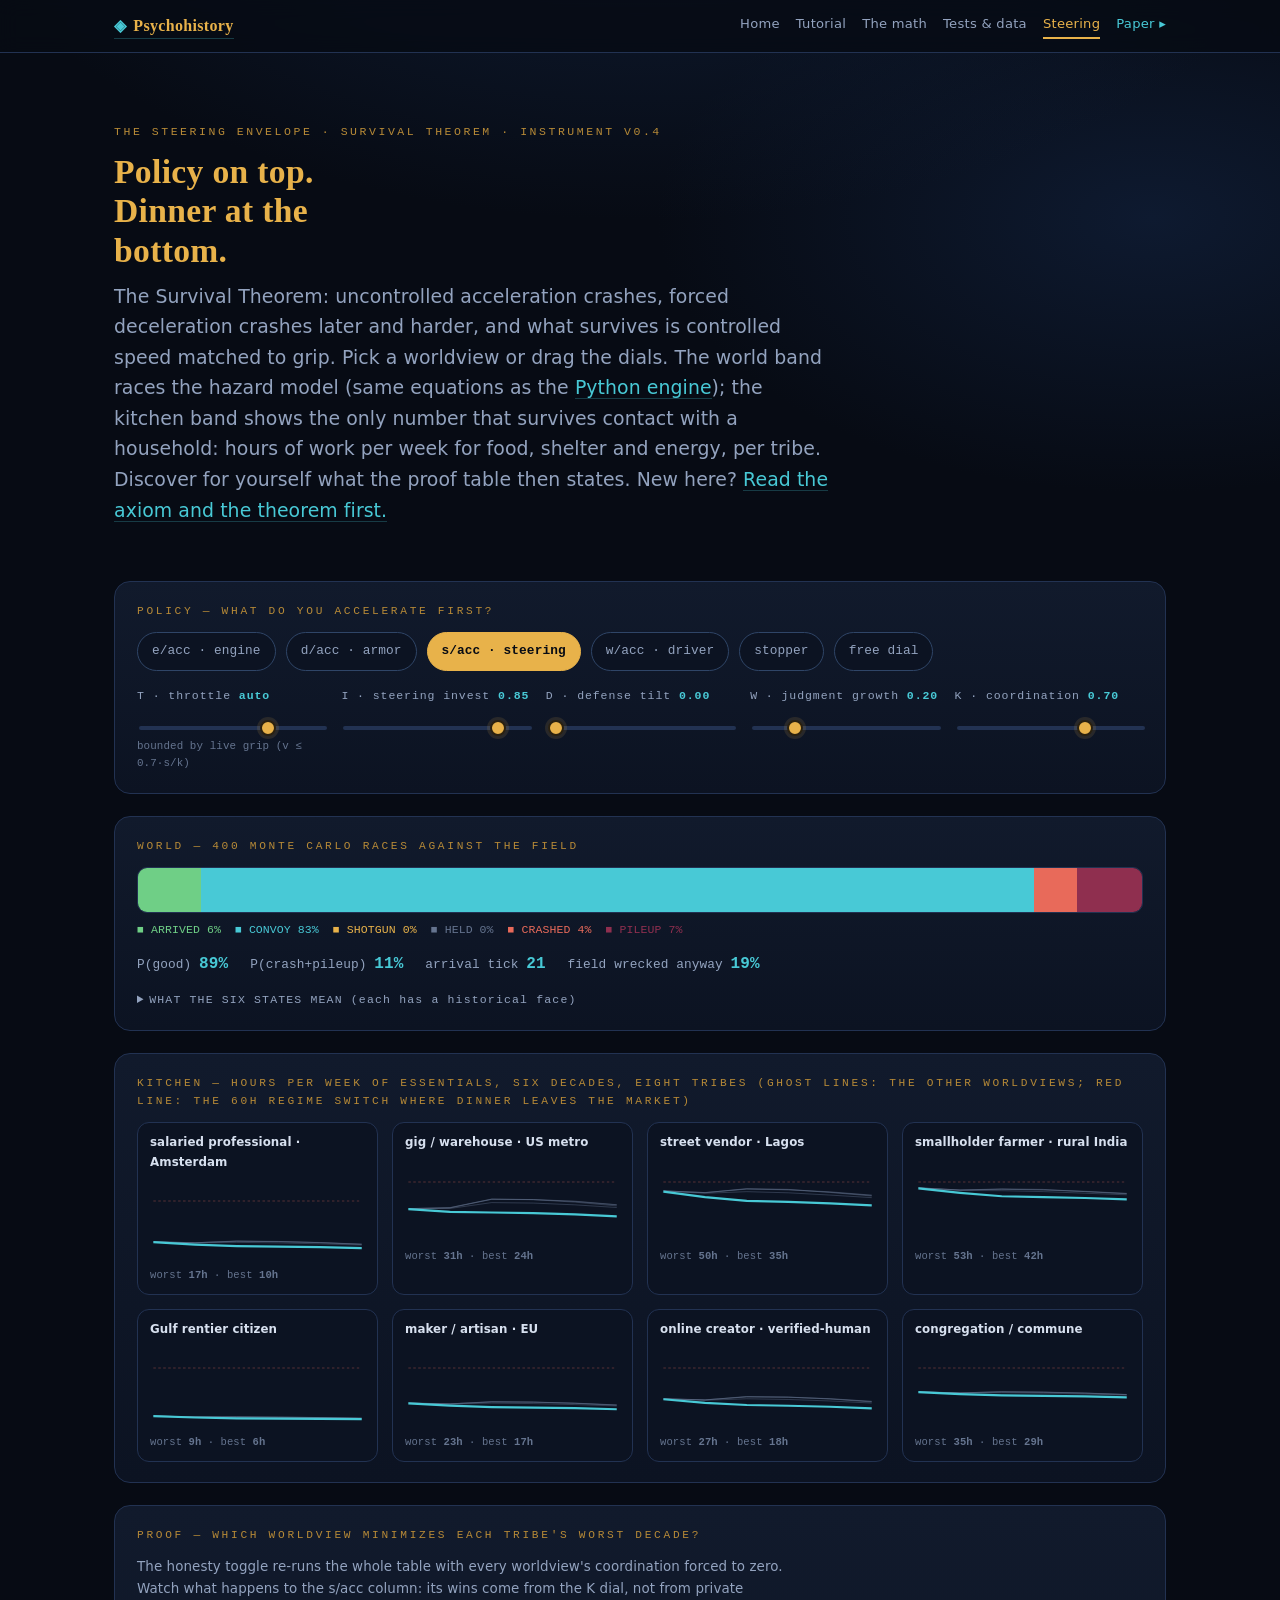
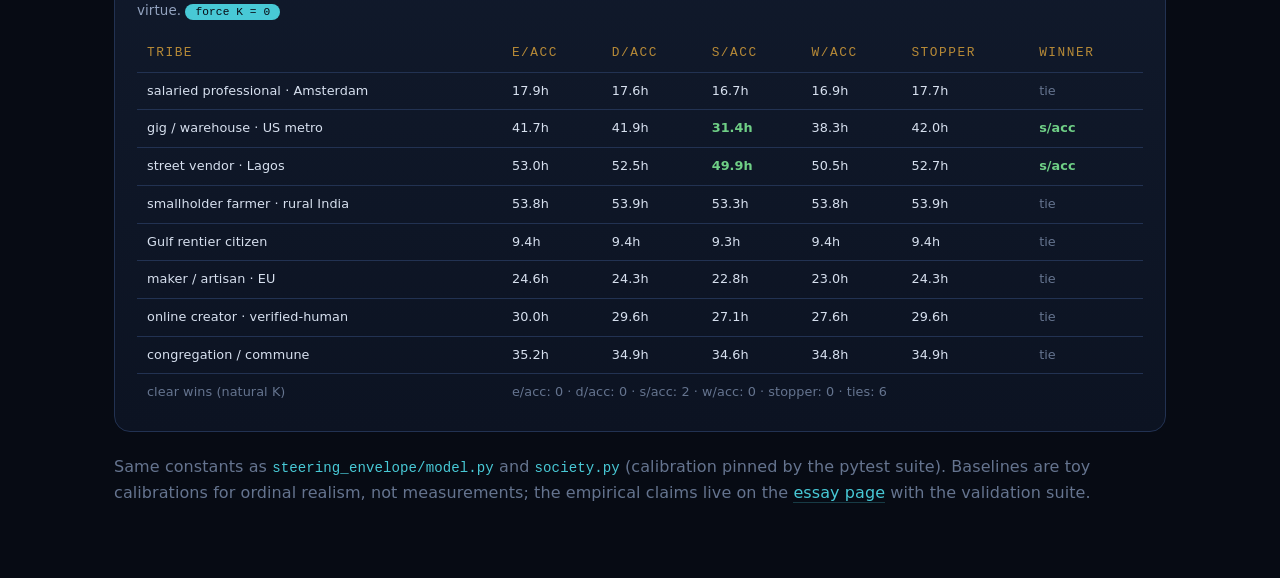
<file: site/steering_sim.html>
<!DOCTYPE html>
<html lang="en">
<head>
<meta charset="utf-8" />
<meta name="viewport" content="width=device-width, initial-scale=1" />
<title>Steering Envelope — the instrument (v0.4)</title>
<link rel="stylesheet" href="styles.css" />
<style>
  .band { border: 1px solid var(--border); border-radius: 16px; margin: 22px 0;
    background: linear-gradient(180deg, var(--panel) 0%, var(--bg-2) 100%); padding: 20px 22px; }
  .band-label { font-family: var(--mono); font-size: .7rem; letter-spacing: .24em;
    text-transform: uppercase; color: var(--gold-dim); margin-bottom: 12px; }
  .mode-row { display: flex; gap: 10px; flex-wrap: wrap; margin-bottom: 16px; }
  .mode { font-family: var(--mono); font-size: .8rem; padding: 8px 14px; border-radius: 20px;
    border: 1px solid var(--border-2); color: var(--ink-dim); cursor: pointer; background: var(--bg-2); }
  .mode:hover { color: var(--gold); border-color: var(--gold-dim); }
  .mode.on { color: var(--bg); background: var(--gold); border-color: var(--gold); font-weight: 600; }
  .dials { display: grid; grid-template-columns: repeat(5, 1fr); gap: 16px; }
  @media (max-width: 900px){ .dials { grid-template-columns: repeat(2, 1fr); } }
  .dial label { display: block; font-family: var(--mono); font-size: .72rem;
    letter-spacing: .08em; color: var(--ink-dim); margin-bottom: 6px; }
  .dial label b { color: var(--cyan); }
  .dial input[type=range] { width: 100%; accent-color: var(--cyan); }
  .dial .locknote { font-size: .68rem; color: var(--ink-faint); font-family: var(--mono); }
  .outbar { display: flex; height: 46px; border-radius: 10px; overflow: hidden;
    border: 1px solid var(--border); margin: 10px 0 8px; }
  .outbar div { height: 100%; transition: width .25s; }
  .outlegend { display: flex; gap: 14px; flex-wrap: wrap; font-family: var(--mono); font-size: .72rem; color: var(--ink-dim); }
  .outlegend span::before { content: "■ "; }
  .statrow { display: flex; gap: 22px; flex-wrap: wrap; margin-top: 12px;
    font-family: var(--mono); font-size: .8rem; color: var(--ink-dim); }
  .statrow b { color: var(--cyan); font-size: 1rem; }
  .tribes { display: grid; grid-template-columns: repeat(4, 1fr); gap: 14px; }
  @media (max-width: 1000px){ .tribes { grid-template-columns: repeat(2, 1fr); } }
  @media (max-width: 560px){ .tribes { grid-template-columns: 1fr; } }
  .tribe { border: 1px solid var(--border); border-radius: 12px; padding: 10px 12px; background: var(--bg-2); }
  .tribe h5 { margin: 0 0 6px; font-family: var(--sans); font-weight: 600; font-size: .74rem; color: var(--ink); }
  .tribe canvas { width: 100%; height: 84px; display: block; }
  .tribe .meta { font-family: var(--mono); font-size: .66rem; color: var(--ink-faint); margin-top: 5px; }
  .tribe .meta b.warn { color: var(--red); }
  .proof-note { font-size: .84rem; color: var(--ink-dim); max-width: 76ch; }
  .win { color: var(--green); font-weight: 600; }
  .tiecell { color: var(--ink-faint); }
  .toggle { cursor: pointer; user-select: none; }
  #proofTable td, #proofTable th { padding: 8px 10px; font-size: .8rem; }
  .kbadge { font-family: var(--mono); font-size: .7rem; color: var(--bg); background: var(--cyan);
    border-radius: 12px; padding: 2px 10px; }
</style>
</head>
<body>

<nav class="topbar">
  <div class="wrap">
    <a class="brand" href="index.html"><span class="glyph">◈</span>Psychohistory</a>
    <span class="navlinks">
      <a href="index.html">Home</a>
      <a href="tutorial.html">Tutorial</a>
      <a href="math.html">The math</a>
      <a href="tests.html">Tests &amp; data</a>
      <a href="steering.html" class="active">Steering</a>
      <a class="pdf" href="../psychohistory.pdf">Paper ▸</a>
    </span>
  </div>
</nav>

<header class="hero" style="padding-bottom:26px">
  <div class="wrap">
    <div class="eyebrow">The steering envelope · survival theorem · instrument v0.4</div>
    <h1 style="font-size:2.1rem">Policy on top. Dinner at the bottom.</h1>
    <p class="thesis" style="margin-bottom:0">The Survival Theorem: uncontrolled acceleration crashes, forced deceleration crashes later and harder, and what survives is controlled speed matched to grip. Pick a worldview or drag the dials. The world band races the hazard model (same equations as the <a href="https://github.com/wingie/psychohistory/tree/main/steering_envelope">Python engine</a>); the kitchen band shows the only number that survives contact with a household: hours of work per week for food, shelter and energy, per tribe. Discover for yourself what the proof table then states. New here? <a href="steering.html">Read the axiom and the theorem first.</a></p>
  </div>
</header>

<section style="padding-top:8px">
  <div class="wrap">

    <!-- POLICY -->
    <div class="band">
      <div class="band-label">Policy — what do you accelerate first?</div>
      <div class="mode-row" id="modes"></div>
      <div class="dials">
        <div class="dial"><label>T · throttle <b id="vT">—</b></label>
          <input type="range" id="dT" min="0" max="100" value="100" />
          <div class="locknote" id="tNote"></div></div>
        <div class="dial"><label>I · steering invest <b id="vI">—</b></label>
          <input type="range" id="dI" min="0" max="100" value="6" /></div>
        <div class="dial"><label>D · defense tilt <b id="vD">—</b></label>
          <input type="range" id="dD" min="0" max="100" value="0" /></div>
        <div class="dial"><label>W · judgment growth <b id="vW">—</b></label>
          <input type="range" id="dW" min="0" max="100" value="0" /></div>
        <div class="dial"><label>K · coordination <b id="vK">—</b></label>
          <input type="range" id="dK" min="0" max="100" value="0" /></div>
      </div>
    </div>

    <!-- WORLD -->
    <div class="band">
      <div class="band-label">World — 400 Monte Carlo races against the field</div>
      <div class="outbar" id="outbar"></div>
      <div class="outlegend" id="outlegend"></div>
      <div class="statrow">
        <span>P(good) <b id="pGood">—</b></span>
        <span>P(crash+pileup) <b id="pBad">—</b></span>
        <span>arrival tick <b id="tEnd">—</b></span>
        <span>field wrecked anyway <b id="fCrash">—</b></span>
      </div>
      <details style="margin-top:14px">
        <summary style="cursor:pointer;font-family:var(--mono);font-size:.72rem;letter-spacing:.1em;color:var(--ink-dim)">WHAT THE SIX STATES MEAN (each has a historical face)</summary>
        <table style="margin-top:10px">
          <tr><td style="color:#6fcf86;font-family:var(--mono)">ARRIVED</td><td class="dim">you cross the transition first, intact, and set its terms. Britain and the railway age.</td></tr>
          <tr><td style="color:#48c9d6;font-family:var(--mono)">CONVOY</td><td class="dim">the pack arrives together because knowledge was shared or standardized; the gains without the wreck. Rail gauge standardization, open protocols, FOSS. Once everyone knows the secret of fire, nobody has an advantage, and everybody has fire.</td></tr>
          <tr><td style="color:#e8b24a;font-family:var(--mono)">SHOTGUN</td><td class="dim">someone else crosses first and you live in the world they chose. Tokugawa Japan and Perry's black ships.</td></tr>
          <tr><td style="color:#65748f;font-family:var(--mono)">HELD</td><td class="dim">nobody crosses; the transition is refused, and you pay in everything it would have bought.</td></tr>
          <tr><td style="color:#e86a5a;font-family:var(--mono)">CRASHED</td><td class="dim">a corner taken beyond your control authority. Chernobyl.</td></tr>
          <tr><td style="color:#e2688b;font-family:var(--mono)">PILEUP</td><td class="dim">the coupled crash: everyone leaning on everyone, everyone down together. The Late Bronze Age; 2008 with balance sheets instead of bronze.</td></tr>
        </table>
      </details>
    </div>

    <!-- KITCHEN -->
    <div class="band">
      <div class="band-label">Kitchen — hours per week of essentials, six decades, eight tribes (ghost lines: the other worldviews; red line: the 60h regime switch where dinner leaves the market)</div>
      <div class="tribes" id="tribes"></div>
    </div>

    <!-- PROOF -->
    <div class="band">
      <div class="band-label">Proof — which worldview minimizes each tribe's worst decade?</div>
      <p class="proof-note">The honesty toggle re-runs the whole table with every worldview's coordination forced to zero. Watch what happens to the s/acc column: its wins come from the K dial, not from private virtue. <span class="kbadge toggle" id="kZero">force K = 0</span></p>
      <div style="overflow-x:auto"><table id="proofTable"></table></div>
    </div>

    <p class="faint">Same constants as <code>steering_envelope/model.py</code> and <code>society.py</code> (calibration pinned by the pytest suite). Baselines are toy calibrations for ordinal realism, not measurements; the empirical claims live on the <a href="steering.html">essay page</a> with the validation suite.</p>
  </div>
</section>

<script>
"use strict";
/* ============ faithful port of steering_envelope/model.py ============ */
const CFG = { horizon:60, v0:1.0, g:1.128, vCap:14.2, s0:1.34, a:1.43, b:0.125,
              beta:5.36, c0:1.0, dCouple:12.6, drag:0.23, convoyWindow:4, length:100 };
const CORNERS = [ {x:15,k:0.35}, {x:32,k:0.50}, {x:50,k:0.65}, {x:70,k:0.85}, {x:88,k:1.10} ];
const FIELD = { throttle:0.88, invest:0.41, defense:0, wisdom:1.0 };

function mulberry32(seed){ let t = seed >>> 0; return function(){
  t += 0x6D2B79F5; let r = Math.imul(t ^ (t >>> 15), 1 | t);
  r ^= r + Math.imul(r ^ (r >>> 7), 61 | r); return ((r ^ (r >>> 14)) >>> 0) / 4294967296; }; }

const sigma = x => x >= 0 ? 1/(1+Math.exp(-x)) : (()=>{const z=Math.exp(x);return z/(1+z);})();
const speed = (T,t) => Math.min(CFG.vCap, CFG.v0 * T * Math.pow(CFG.g, t));
const steerCap = (I,t,d,wis) => CFG.s0 + CFG.a*wis*I*t + CFG.b*d;
const hazard = (v,s,k) => sigma(CFG.beta * ((v*k)/(s*CFG.c0) - 1));

function envThrottle(margin){ return (t, sNow, nextK) => {
  const vAllowed = margin * sNow * CFG.c0 / Math.max(nextK, 1e-9);
  const vFull = CFG.v0 * Math.pow(CFG.g, t);
  return vFull <= 1e-12 ? 1 : Math.min(1, vAllowed / vFull); }; }
function rampThrottle(start, rate, cap){ return (t) => Math.min(cap, start + rate*t); }

function throttleAt(pol, t, sNow, nextK){
  const th = typeof pol.throttle === "function" ? pol.throttle(t, sNow, nextK) : pol.throttle;
  return Math.max(0, Math.min(1, th)); }

function stepActor(a, pol, t, rng){
  if (a.crashed || a.finished >= 0) return;
  const sNow = steerCap(pol.invest, t, a.x, pol.wisdom || 1);
  const up = CORNERS.filter(c => c.x > a.x);
  const nextK = Math.max((up.length ? up[0].k : 0.05) - (pol.defense||0), 0.05);
  const v = speed(throttleAt(pol, t, sNow, nextK), t);
  const xNew = a.x + v;
  for (const c of CORNERS){
    if (a.x < c.x && c.x <= xNew){
      const kEff = Math.max(c.k - (pol.defense||0), 0.05);
      if (rng() < hazard(v, sNow, kEff)){ a.crashed = true; a.x = c.x; return; }
    }
  }
  a.x = xNew; a.v = v; a.s = sNow;
  if (a.x >= CFG.length) a.finished = t;
}

function projectedFinishWithin(a, pol, t, rng){
  if (a.crashed) return false;
  const ghost = { x:a.x, crashed:false, finished:-1 };
  for (let dt=1; dt<=CFG.convoyWindow; dt++){
    stepActor(ghost, pol, t+dt, rng);
    if (ghost.crashed) return false;
    if (ghost.finished >= 0) return true;
  }
  return false;
}

function blendPolicies(you, kappa){
  const kEff = Math.max(0, Math.min(1, kappa * Math.min(you.wisdom || 1, 2)));
  return {
    throttle: (t, sNow, nextK) => {
      const fv = throttleAt(FIELD, t, sNow, nextK);
      const yv = throttleAt(you, t, sNow, nextK);
      return (1-kEff)*fv + kEff*yv; },
    invest: (1-kEff)*FIELD.invest + kEff*you.invest,
    defense: (1-kEff)*(FIELD.defense||0) + kEff*(you.defense||0),
    wisdom: (1-kEff)*FIELD.wisdom + kEff*(you.wisdom||1),
  };
}

function runRace(you, fieldPol, rng){
  const Y = {x:0, crashed:false, finished:-1}, F = {x:0, crashed:false, finished:-1};
  for (let t=0; t<CFG.horizon; t++){
    const coupled = Math.abs(Y.x - F.x) <= CFG.dCouple;
    stepActor(Y, you, t, rng); stepActor(F, fieldPol, t, rng);
    if (Y.crashed && F.crashed) return {o:"PILEUP", t, fc:true};
    if (Y.crashed){
      if (coupled && rng() < CFG.drag){ return {o:"PILEUP", t, fc:true}; }
      return {o:"CRASHED", t, fc:F.crashed}; }
    if (F.crashed && F.finished < 0){
      if (coupled && rng() < CFG.drag){ return {o:"PILEUP", t, fc:true}; }
      F.crashed = true; }
    if (Y.finished >= 0 && F.finished >= 0) return {o:"CONVOY", t, fc:false};
    if (Y.finished >= 0){
      if (projectedFinishWithin(F, fieldPol, t, rng)) return {o:"CONVOY", t, fc:false};
      return {o:"ARRIVED", t, fc:F.crashed}; }
    if (F.finished >= 0){
      if (projectedFinishWithin(Y, you, t, rng)) return {o:"CONVOY", t, fc:false};
      return {o:"SHOTGUN", t, fc:false}; }
  }
  return {o:"HELD", t:CFG.horizon, fc:F.crashed};
}

const OUTCOMES = ["ARRIVED","CONVOY","SHOTGUN","HELD","CRASHED","PILEUP"];
function monteCarlo(you, kappa, n, seed){
  const rng = mulberry32(seed);
  const fieldPol = kappa > 0 ? blendPolicies(you, kappa) : FIELD;
  const counts = {}, fcCounts = {}; OUTCOMES.forEach(o => { counts[o]=0; fcCounts[o]=0; });
  let tSum = 0;
  for (let i=0; i<n; i++){
    const r = runRace(you, fieldPol, rng);
    counts[r.o]++; if (r.fc) fcCounts[r.o]++; tSum += r.t;
  }
  const dist = { meanTEnd: tSum/n, fcFrac:{} };
  OUTCOMES.forEach(o => { dist[o] = counts[o]/n;
    dist.fcFrac[o] = counts[o] ? fcCounts[o]/counts[o] : 0; });
  dist.pGood = dist.ARRIVED + dist.CONVOY;
  dist.pBad = dist.CRASHED + dist.PILEUP;
  return dist;
}

/* ============ faithful port of steering_envelope/society.py ============ */
const DECADES = 6, REGIME_H = 60, OWN_SHARE = 0.15, FIELD_I = 0.41;
const CHANNELS = { manual_routine:[0.85,0.10], manual_dexterous:[0.45,0.25],
  clerical_routine:[0.90,0.15], analytic_professional:[0.60,0.55],
  interpersonal_care:[0.20,0.30], creative_symbolic:[0.70,0.40],
  land_based:[0.30,0.35], rentier_capital:[0.05,0.90] };
const TRIBES = [
  { name:"salaried professional · Amsterdam", ch:{analytic_professional:.8, clerical_routine:.2}, m:.95, buf:.15, h0:16 },
  { name:"gig / warehouse · US metro", ch:{manual_routine:.6, clerical_routine:.2, interpersonal_care:.2}, m:1.0, buf:.10, h0:30 },
  { name:"street vendor · Lagos", ch:{manual_dexterous:.4, land_based:.2, interpersonal_care:.2, manual_routine:.2}, m:.85, buf:.35, h0:48 },
  { name:"smallholder farmer · rural India", ch:{land_based:.75, manual_dexterous:.25}, m:.55, buf:.45, h0:52 },
  { name:"Gulf rentier citizen", ch:{rentier_capital:.6, clerical_routine:.3, analytic_professional:.1}, m:.70, buf:.25, h0:9 },
  { name:"maker / artisan · EU", ch:{manual_dexterous:.5, creative_symbolic:.35, land_based:.15}, m:.75, buf:.30, h0:22 },
  { name:"online creator · verified-human", ch:{creative_symbolic:.85, interpersonal_care:.15}, m:.95, buf:.20, h0:26 },
  { name:"congregation / commune", ch:{interpersonal_care:.4, land_based:.3, manual_dexterous:.3}, m:.40, buf:.70, h0:34 },
];
const BASKET = { food:0.38, shelter:0.44, energy:0.18 };

function ramp(target, level){
  const out = [];
  for (let d=0; d<DECADES; d++)
    out.push(level * Math.pow(Math.max(0, Math.min(1, d/Math.max(target,0.5))), 1.5));
  return out;
}

function worldFromOutcome(o, dials, fd, fieldCrashed){
  const I = dials.I, W = dials.W || 0, K = dials.K || 0;
  const wMult = 1 + 0.6*W;
  const kEff = Math.min(1, K * wMult);
  let floors = Math.min(1, (1-kEff)*FIELD_I + kEff*Math.min(1, I*wMult));
  const shock = new Array(DECADES).fill(0);
  let cap, concGain = 1;
  if (o === "ARRIVED" || o === "CONVOY"){ cap = ramp(fd, 1); concGain = o==="ARRIVED" ? 1.25 : 0.85; }
  else if (o === "SHOTGUN"){ cap = ramp(fd, 1); concGain = 1.6; floors = Math.min(1, FIELD_I*0.8); }
  else if (o === "CRASHED"){
    const cd = Math.max(1, Math.round(fd));
    cap = ramp(fd+2, 0.7).map((c,d)=> d>=cd ? Math.min(c, 0.55) : c);
    for (let d=cd; d<Math.min(DECADES, cd+2); d++) shock[d] = 0.30;
  } else if (o === "PILEUP"){
    const cd = Math.max(1, Math.round(fd));
    cap = ramp(fd+3, 0.5).map((c,d)=> d>=cd ? Math.min(c, 0.35) : c);
    for (let d=cd; d<Math.min(DECADES, cd+3); d++) shock[d] = 0.55;
  } else { cap = ramp(DECADES*2, 0.35); concGain = 0.7; }
  if (fieldCrashed && (o === "ARRIVED" || o === "HELD")){
    const f = Math.max(1, Math.round(fd));
    for (let d=f; d<Math.min(DECADES, f+2); d++) shock[d] = Math.max(shock[d], 0.25);
  }
  const conc = cap.map(c => Math.max(0, Math.min(0.95, 0.25 + concGain*0.6*c*(1-0.8*floors))));
  return { cap, shock, conc, floors };
}

function basketCost(w){
  return w.cap.map((c,d) => {
    const access = 1 - 0.55*w.conc[d];
    const food = 1 - 0.55*c*access, energy = 1 - 0.65*c*access;
    const shelter = Math.max(1, 1 + 0.75*w.conc[d] - 0.10*w.floors);
    return BASKET.food*food + BASKET.energy*energy + BASKET.shelter*shelter; });
}
function channelWage(name, w){
  const [expo, compl] = CHANNELS[name];
  return w.cap.map((c,d) => {
    const wage = Math.max(1 + 0.9*compl*c - 0.9*expo*c*(1-0.75*w.floors),
                          0.45 + 0.40*w.floors);
    return wage * (1 - w.shock[d]); });
}
function tribeHours(tr, w){
  const cost = basketCost(w);
  const wages = {}; Object.keys(tr.ch).forEach(c => wages[c] = channelWage(c, w));
  const out = [];
  for (let d=0; d<DECADES; d++){
    let wage = 0; Object.entries(tr.ch).forEach(([c, wt]) => wage += wt * wages[c][d]);
    wage += 0.25 * w.floors * w.cap[d];
    const raw = tr.h0 * (tr.m * cost[d]/Math.max(wage, 0.15) + (1 - tr.m));
    out.push(raw > REGIME_H ? REGIME_H + (raw - REGIME_H)*(1 - tr.buf) : raw);
  }
  return out;
}

function blendDist(yours, field, w){
  const out = { meanTEnd: w*yours.meanTEnd + (1-w)*field.meanTEnd, fcFrac:{} };
  OUTCOMES.forEach(o => { out[o] = w*yours[o] + (1-w)*field[o];
    out.fcFrac[o] = w*yours.fcFrac[o] + (1-w)*field.fcFrac[o]; });
  return out;
}

function kitchen(dist, dials){
  const fd = Math.max(1.5, Math.min(5, dist.meanTEnd/10));
  const worlds = [];
  OUTCOMES.forEach(o => {
    const p = dist[o]; if (p <= 0) return;
    const f = dist.fcFrac[o] || 0;
    if (f > 0 && (o === "ARRIVED" || o === "HELD")){
      worlds.push([p*(1-f), worldFromOutcome(o, dials, fd, false)]);
      worlds.push([p*f, worldFromOutcome(o, dials, fd, true)]);
    } else worlds.push([p, worldFromOutcome(o, dials, fd, false)]);
  });
  return TRIBES.map(tr => {
    const hours = new Array(DECADES).fill(0);
    for (const [p, w] of worlds){
      const h = tribeHours(tr, w);
      for (let d=0; d<DECADES; d++) hours[d] += p*h[d];
    }
    return { tribe: tr.name, hours, worst: Math.max(...hours), best: Math.min(...hours) };
  });
}

/* ============ presets (identical to PRESETS + dial_map) ============ */
const PRESETS = {
  eacc:   { label:"e/acc · engine", pol:{throttle:1.0, invest:0.06, defense:0, wisdom:1},
            dials:{T:1.0, I:0.06, D:0, W:0, K:0} },
  dacc:   { label:"d/acc · armor", pol:{throttle:0.9, invest:0.25, defense:0.11, wisdom:1},
            dials:{T:0.9, I:0.25, D:0.11, W:0, K:0.2} },
  saxxer: { label:"s/acc · steering", pol:{throttle:envThrottle(0.70), invest:0.85, defense:0, wisdom:1},
            dials:{T:null, I:0.85, D:0, W:0.2, K:0.7} },
  wacc:   { label:"w/acc · driver", pol:{throttle:rampThrottle(0.25,0.045,0.9), invest:0.3, defense:0, wisdom:1.6},
            dials:{T:null, I:0.30, D:0, W:1.0, K:0.5} },
  stopper:{ label:"stopper", pol:{throttle:0.08, invest:0.5, defense:0, wisdom:1},
            dials:{T:0.08, I:0.5, D:0, W:0, K:0} },
  free:   { label:"free dial", pol:null, dials:null },
};
const OUTCOLORS = { ARRIVED:"#6fcf86", CONVOY:"#48c9d6", SHOTGUN:"#e8b24a",
                    HELD:"#65748f", CRASHED:"#e86a5a", PILEUP:"#8f2f4f" };

/* ============ UI state + rendering ============ */
let mode = "saxxer";
let free = { T:0.8, I:0.5, D:0, W:0, K:0.3 };
let kZeroForced = false;
const $ = id => document.getElementById(id);

function currentPolicy(){
  if (mode !== "free"){
    const p = PRESETS[mode];
    return { pol: p.pol, dials: { ...p.dials, K: p.dials.K } };
  }
  return { pol: { throttle: free.T, invest: free.I, defense: free.D*0.3,
                  wisdom: 1 + 0.6*free.W },
           dials: { ...free } };
}

function setDials(d){
  const lock = mode === "saxxer" || mode === "wacc";
  $("dT").value = d.T === null ? 70 : Math.round(d.T*100);
  $("vT").textContent = d.T === null ? "auto" : d.T.toFixed(2);
  $("tNote").textContent = mode==="saxxer" ? "bounded by live grip (v ≤ 0.7·s/k)"
    : mode==="wacc" ? "ramps as judgment grows" : "";
  $("dT").disabled = lock;
  [["I","dI","vI"],["D","dD","vD"],["W","dW","vW"],["K","dK","vK"]].forEach(([k,slider,val])=>{
    $(slider).value = Math.round((d[k]||0)*100);
    $(val).textContent = (d[k]||0).toFixed(2);
    $(slider).disabled = false;
  });
}

function renderModes(){
  const el = $("modes"); el.innerHTML = "";
  Object.entries(PRESETS).forEach(([k, p]) => {
    const b = document.createElement("span");
    b.className = "mode" + (mode === k ? " on" : "");
    b.textContent = p.label;
    b.onclick = () => { mode = k; if (k !== "free") setDials(PRESETS[k].dials);
                        renderModes(); update(); };
    el.appendChild(b);
  });
}

function renderWorld(dist){
  const bar = $("outbar"); bar.innerHTML = "";
  OUTCOMES.forEach(o => {
    const seg = document.createElement("div");
    seg.style.width = (dist[o]*100) + "%";
    seg.style.background = OUTCOLORS[o];
    seg.title = `${o} ${(dist[o]*100).toFixed(1)}%`;
    bar.appendChild(seg);
  });
  $("outlegend").innerHTML = OUTCOMES.map(o =>
    `<span style="color:${OUTCOLORS[o]}">${o} ${(dist[o]*100).toFixed(0)}%</span>`).join(" ");
  $("pGood").textContent = (dist.pGood*100).toFixed(0) + "%";
  $("pBad").textContent = (dist.pBad*100).toFixed(0) + "%";
  $("tEnd").textContent = dist.meanTEnd.toFixed(0);
  const fcAll = OUTCOMES.reduce((a,o)=> a + dist[o]*(dist.fcFrac[o]||0), 0)
                + dist.PILEUP;
  $("fCrash").textContent = (Math.min(1,fcAll)*100).toFixed(0) + "%";
}

let ghostCache = null;
function ghostKitchens(){
  if (ghostCache) return ghostCache;
  const fieldDist = monteCarlo(FIELD, 0, 400, 99);
  ghostCache = {};
  for (const k of ["eacc","dacc","saxxer","wacc","stopper"]){
    const p = PRESETS[k];
    const dist = monteCarlo(p.pol, p.dials.K, 400, 42);
    const kEff = Math.min(1, p.dials.K * (1 + 0.6*p.dials.W));
    const wDist = blendDist(dist, fieldDist, OWN_SHARE + (1-OWN_SHARE)*kEff);
    ghostCache[k] = kitchen(wDist, p.dials);
  }
  ghostCache._field = fieldDist;
  return ghostCache;
}

function renderKitchen(rows){
  const ghosts = ghostKitchens();
  const grid = $("tribes"); grid.innerHTML = "";
  rows.forEach((r, ti) => {
    const card = document.createElement("div"); card.className = "tribe";
    const h = document.createElement("h5"); h.textContent = r.tribe; card.appendChild(h);
    const cv = document.createElement("canvas"); cv.width = 260; cv.height = 84;
    card.appendChild(cv);
    const meta = document.createElement("div"); meta.className = "meta";
    const sw = r.worst >= REGIME_H;
    meta.innerHTML = `worst <b class="${sw?'warn':''}">${r.worst.toFixed(0)}h</b>` +
      ` · best <b>${r.best.toFixed(0)}h</b>` + (sw ? " · <b class='warn'>regime switch</b>" : "");
    card.appendChild(meta);
    grid.appendChild(card);
    const ctx = cv.getContext("2d");
    const ymax = 80, x0 = 4, y0 = 4, wpx = 252, hpx = 76;
    ctx.fillStyle = "#0c1322"; ctx.fillRect(0,0,260,84);
    const yOf = v => y0 + hpx * (1 - Math.min(v, ymax)/ymax);
    const xOf = d => x0 + wpx * d/(DECADES-1);
    ctx.strokeStyle = "#e86a5a55"; ctx.setLineDash([3,3]); ctx.beginPath();
    ctx.moveTo(x0, yOf(REGIME_H)); ctx.lineTo(x0+wpx, yOf(REGIME_H)); ctx.stroke();
    ctx.setLineDash([]);
    Object.entries(ghosts).forEach(([k, g]) => {
      if (k === "_field" || k === mode) return;
      ctx.strokeStyle = "#65748f66"; ctx.lineWidth = 1; ctx.beginPath();
      g[ti].hours.forEach((v,d)=> d ? ctx.lineTo(xOf(d), yOf(v)) : ctx.moveTo(xOf(d), yOf(v)));
      ctx.stroke();
    });
    ctx.strokeStyle = "#48c9d6"; ctx.lineWidth = 2.2; ctx.beginPath();
    r.hours.forEach((v,d)=> d ? ctx.lineTo(xOf(d), yOf(v)) : ctx.moveTo(xOf(d), yOf(v)));
    ctx.stroke();
  });
}

function proofRows(forceKZero){
  const fieldDist = ghostKitchens()._field;
  const names = ["eacc","dacc","saxxer","wacc","stopper"];
  const per = {};
  names.forEach(k => {
    const p = PRESETS[k];
    const K = forceKZero ? 0 : p.dials.K;
    const dist = monteCarlo(p.pol, K, 400, 42);
    const kEff = Math.min(1, K * (1 + 0.6*p.dials.W));
    const wDist = blendDist(dist, fieldDist, OWN_SHARE + (1-OWN_SHARE)*kEff);
    per[k] = kitchen(wDist, { ...p.dials, K });
  });
  return TRIBES.map((tr, ti) => {
    const worst = {}; names.forEach(k => worst[k] = per[k][ti].worst);
    const ranked = [...names].sort((a,b) => worst[a]-worst[b]);
    const clear = worst[ranked[1]] - worst[ranked[0]] > 0.5;
    return { tribe: tr.name, worst, winner: clear ? ranked[0] : "tie" };
  });
}

function renderProof(){
  const rows = proofRows(kZeroForced);
  const names = ["eacc","dacc","saxxer","wacc","stopper"];
  const t = $("proofTable");
  let html = "<tr><th>tribe</th>" + names.map(n =>
    `<th>${PRESETS[n].label.split(" ")[0]}</th>`).join("") + "<th>winner</th></tr>";
  const wins = {};
  rows.forEach(r => {
    wins[r.winner] = (wins[r.winner]||0)+1;
    html += `<tr><td>${r.tribe}</td>` + names.map(n => {
      const v = r.worst[n].toFixed(1);
      return `<td class="${r.winner===n?'win':''}">${v}h</td>`; }).join("") +
      `<td class="${r.winner==='tie'?'tiecell':'win'}">${r.winner==='tie'?'tie':PRESETS[r.winner].label.split(" ")[0]}</td></tr>`;
  });
  const summary = names.map(n => `${PRESETS[n].label.split(" ")[0]}: ${wins[n]||0}`)
    .join(" · ") + ` · ties: ${wins["tie"]||0}`;
  html += `<tr><td class="faint">clear wins ${kZeroForced ? "(K forced to 0)" : "(natural K)"}</td><td colspan="6" class="faint">${summary}</td></tr>`;
  t.innerHTML = html;
}

function update(){
  const { pol, dials } = currentPolicy();
  setDials(mode === "free" ? free : PRESETS[mode].dials);
  const dist = monteCarlo(pol, dials.K || 0, 400, 7);
  renderWorld(dist);
  const kEff = Math.min(1, (dials.K||0) * (1 + 0.6*(dials.W||0)));
  const wDist = blendDist(dist, ghostKitchens()._field,
                          OWN_SHARE + (1-OWN_SHARE)*kEff);
  renderKitchen(kitchen(wDist, dials));
  renderProof();
}

["dT","dI","dD","dW","dK"].forEach(id => {
  $(id).addEventListener("input", () => {
    if (mode !== "free"){
      // touching a dial in a preset drops you into free-dial mode, seeded
      // from the preset's dials
      const d = PRESETS[mode].dials;
      free = { T: d.T === null ? 0.7 : d.T, I: d.I, D: d.D, W: d.W, K: d.K };
      mode = "free"; renderModes();
    }
    free.T = $("dT").value/100; free.I = $("dI").value/100;
    free.D = $("dD").value/100; free.W = $("dW").value/100;
    free.K = $("dK").value/100;
    update();
  });
});
$("kZero").addEventListener("click", () => {
  kZeroForced = !kZeroForced;
  $("kZero").textContent = kZeroForced ? "restore natural K" : "force K = 0";
  renderProof();
});

renderModes();
setDials(PRESETS[mode].dials);
update();
</script>

</body>
</html>
</file>
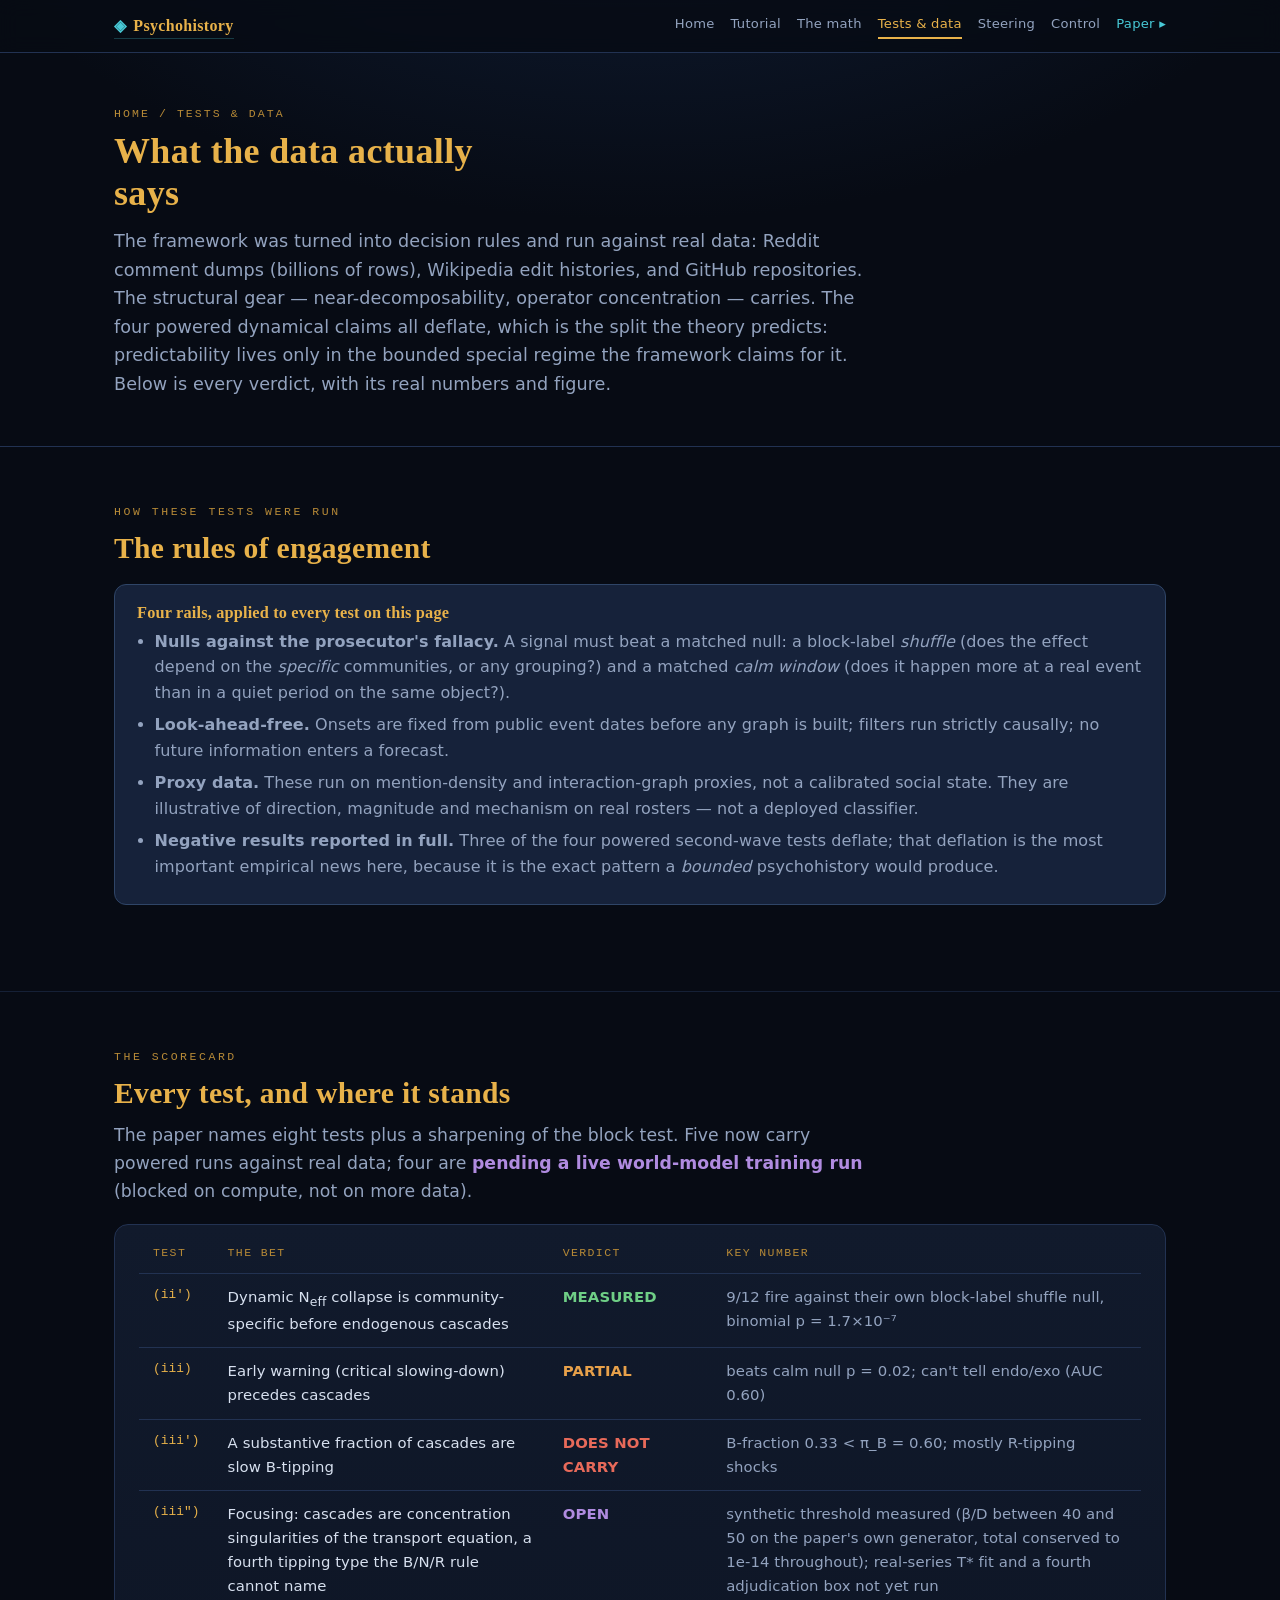
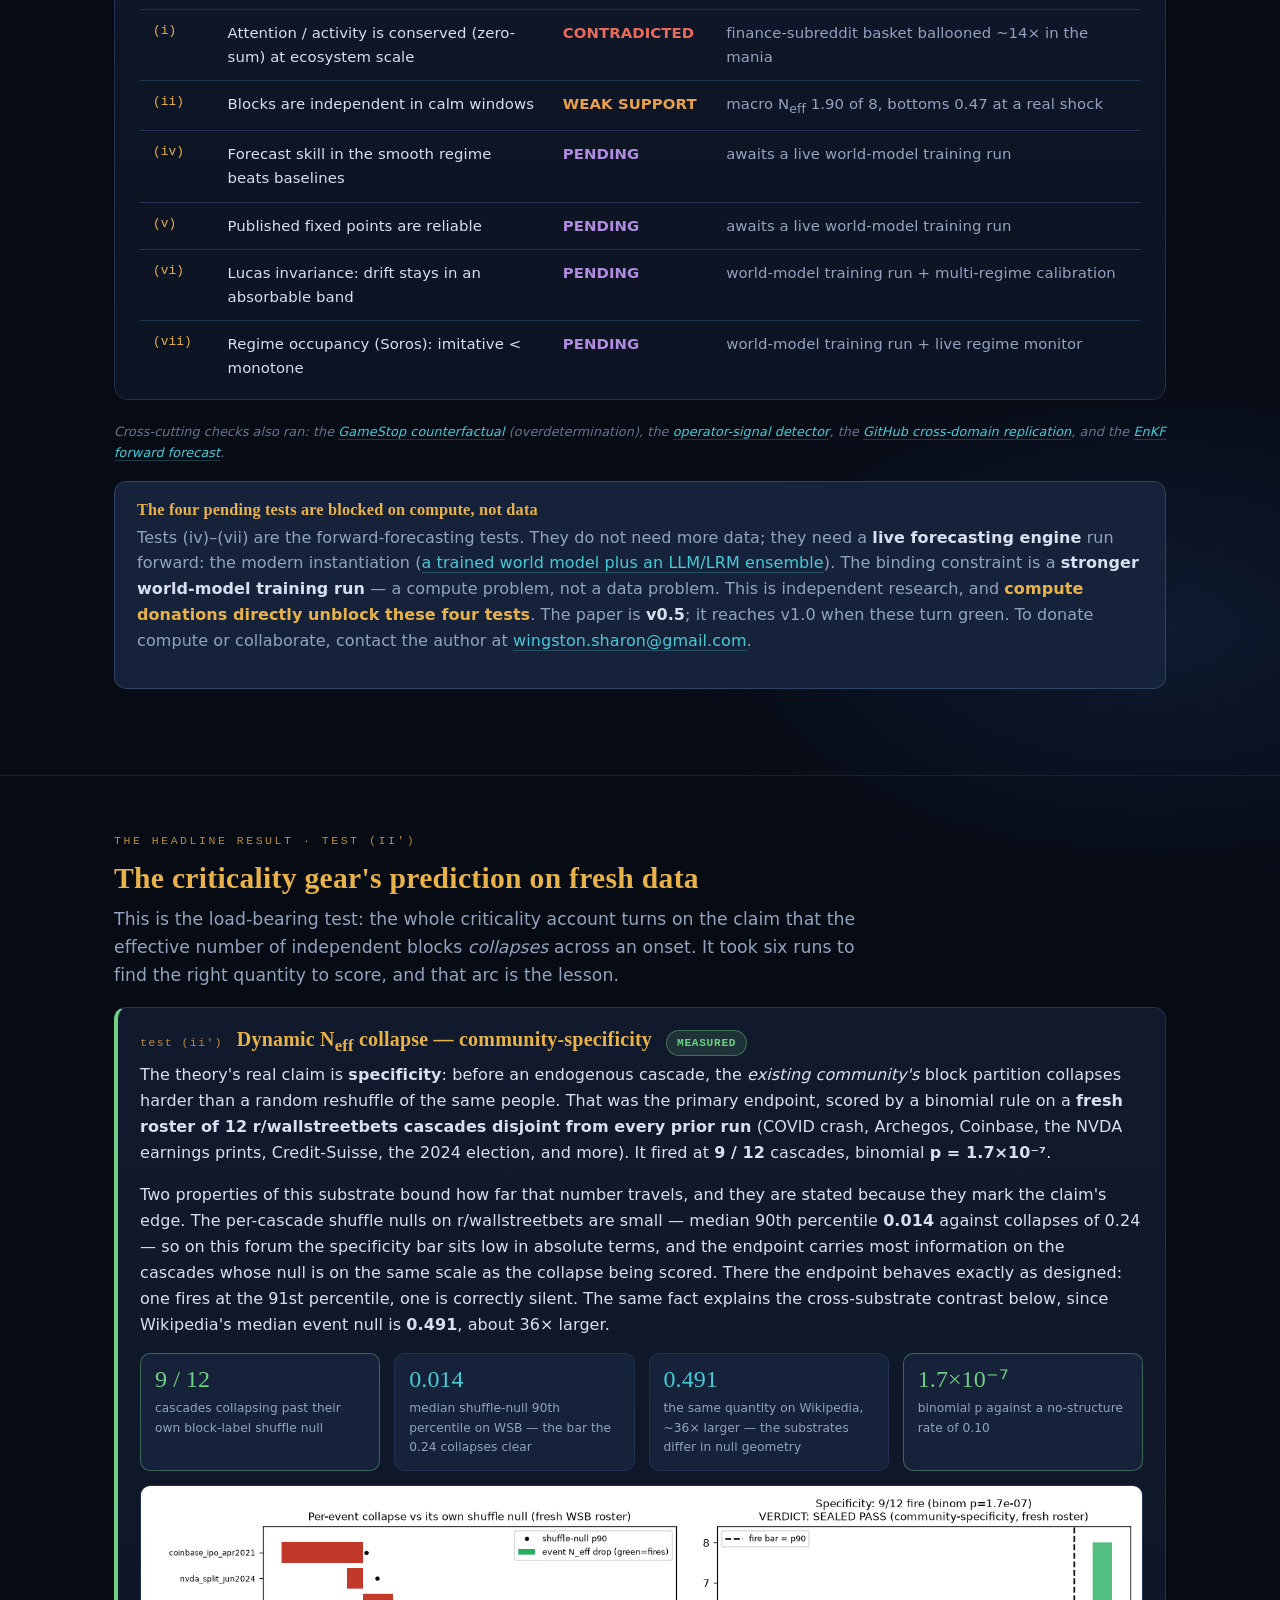
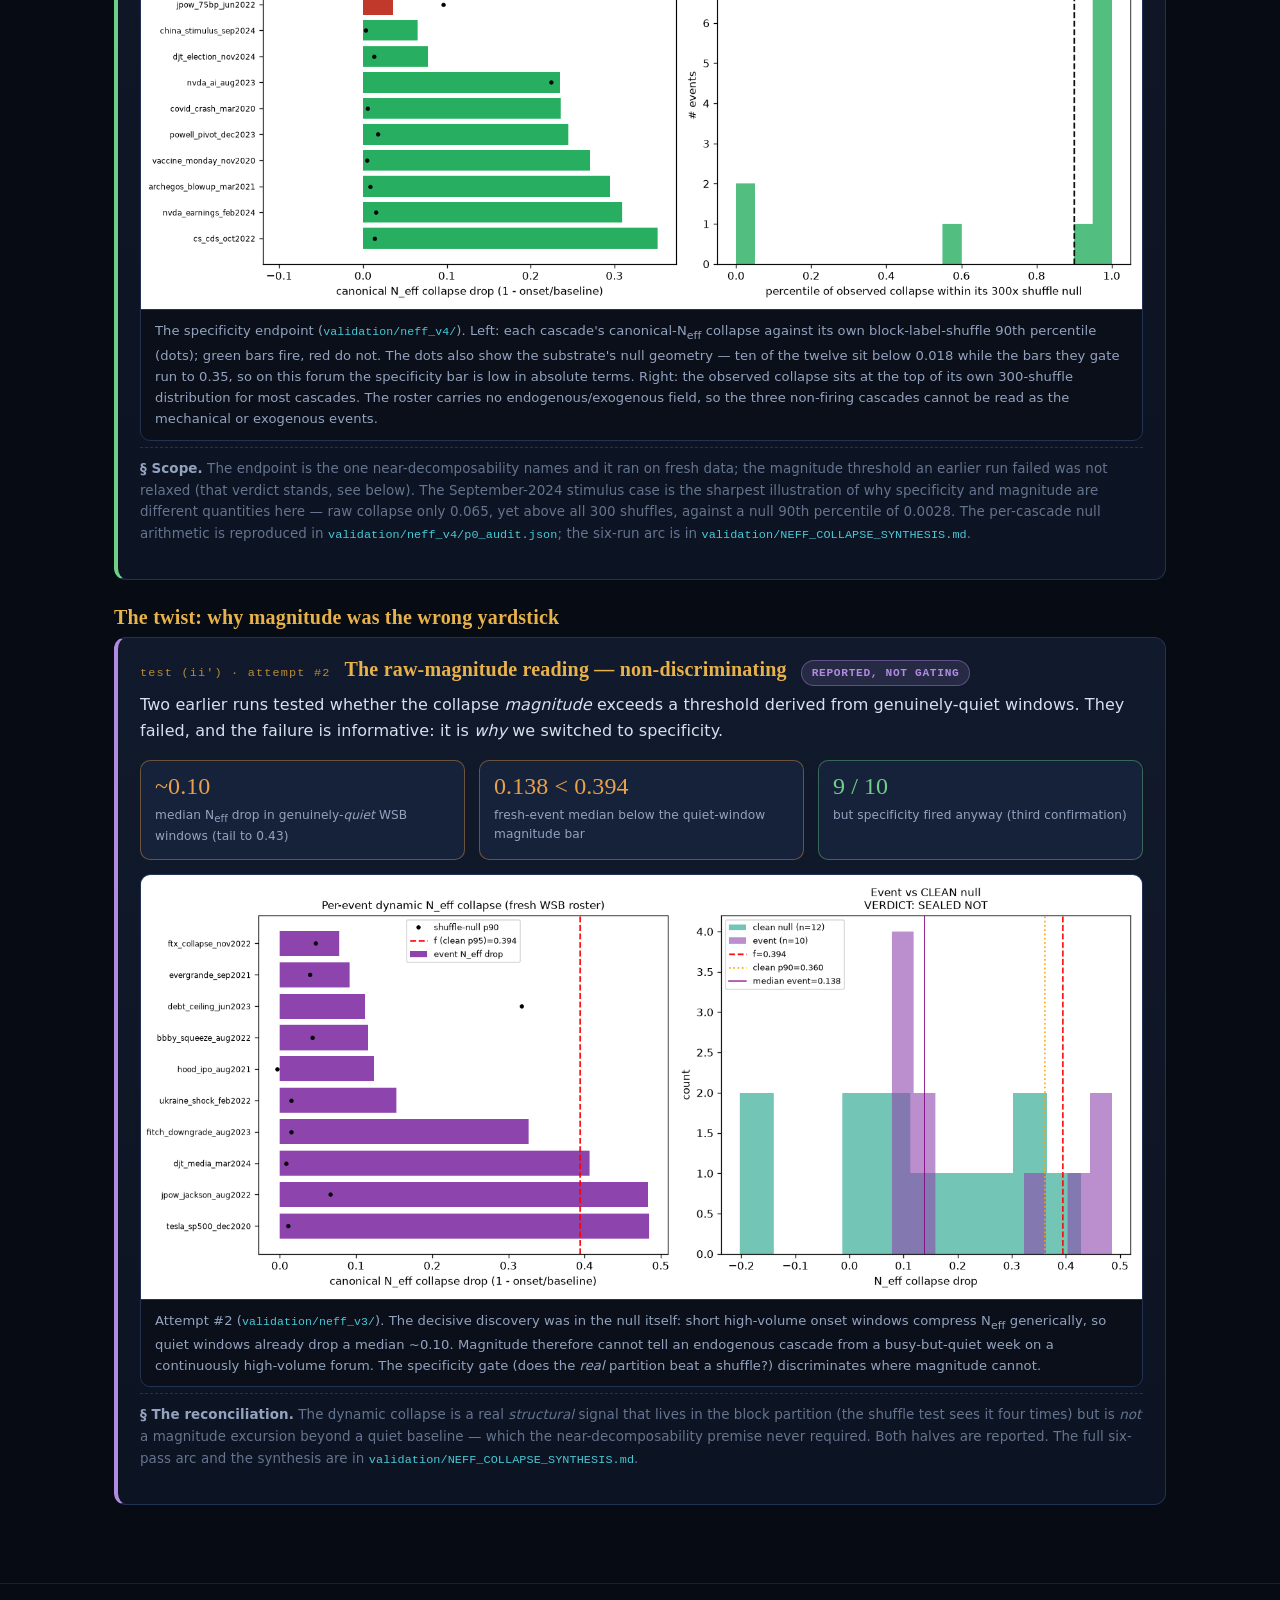
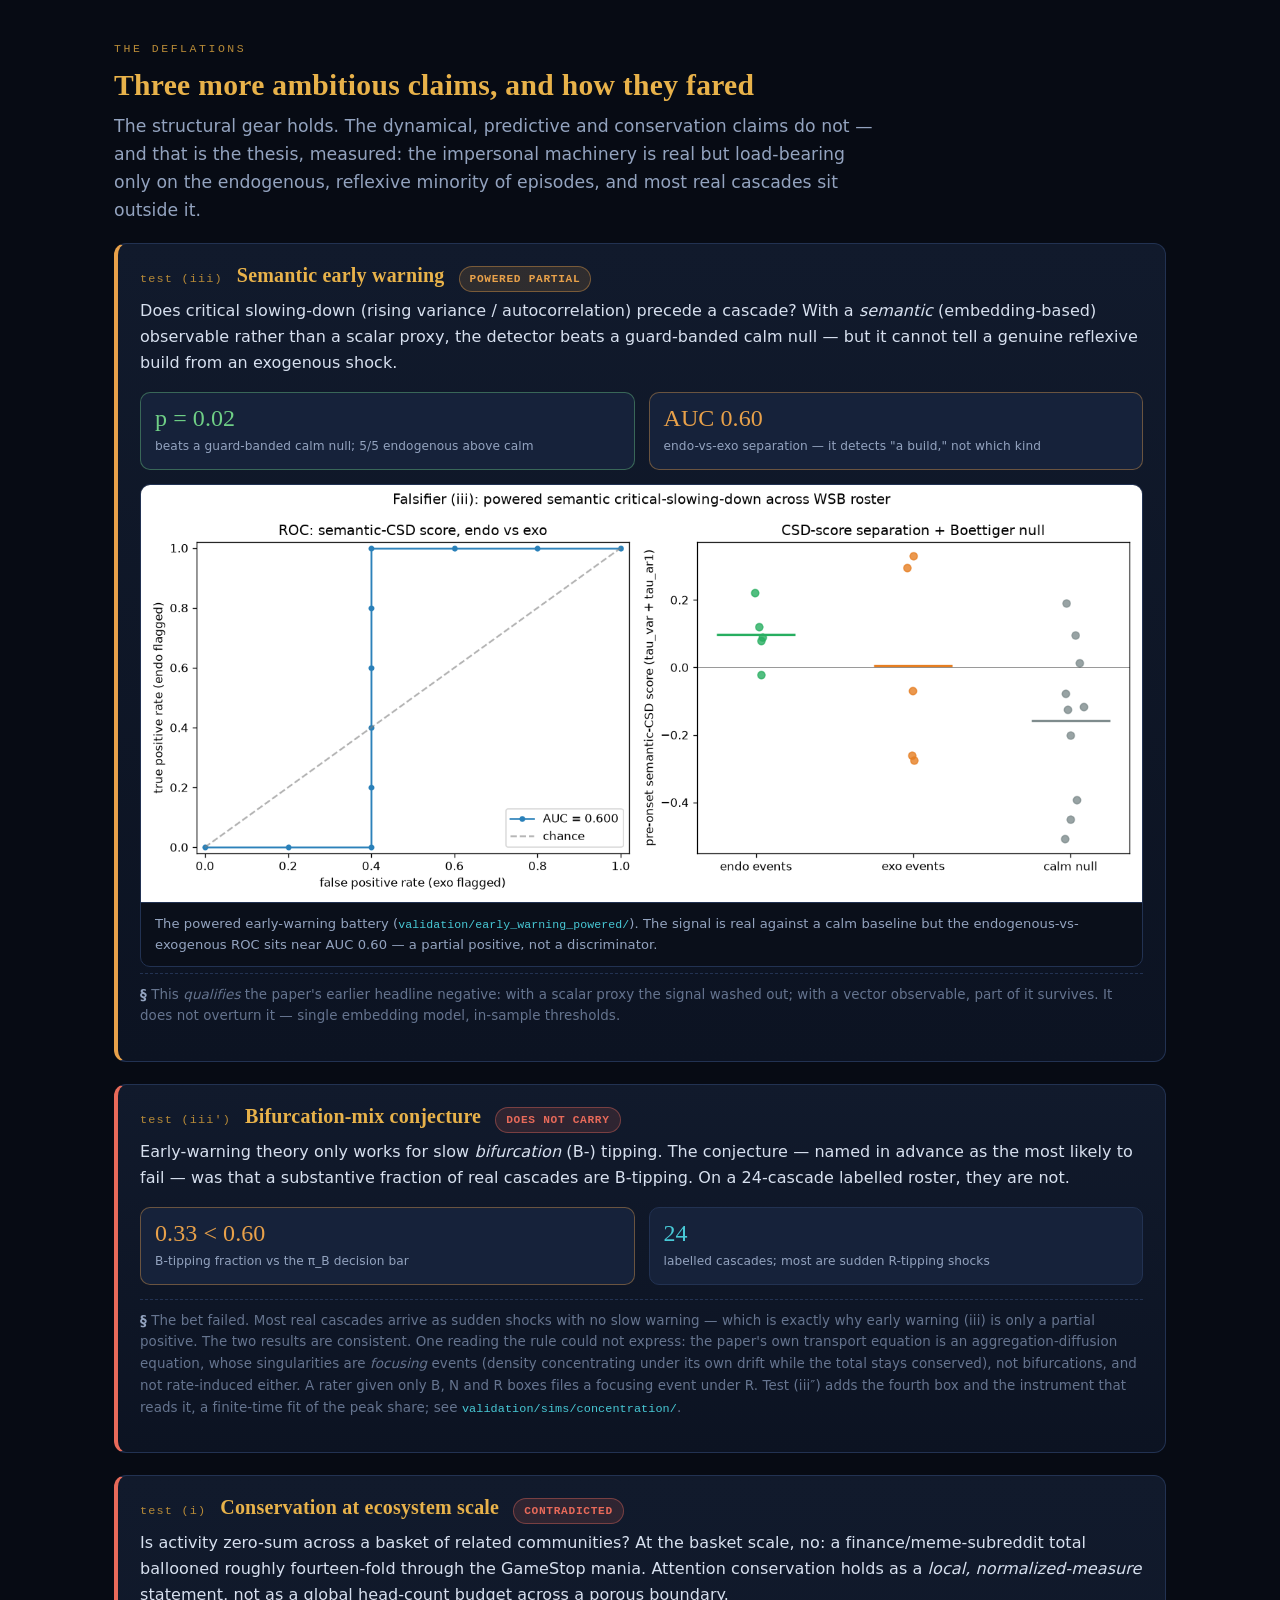
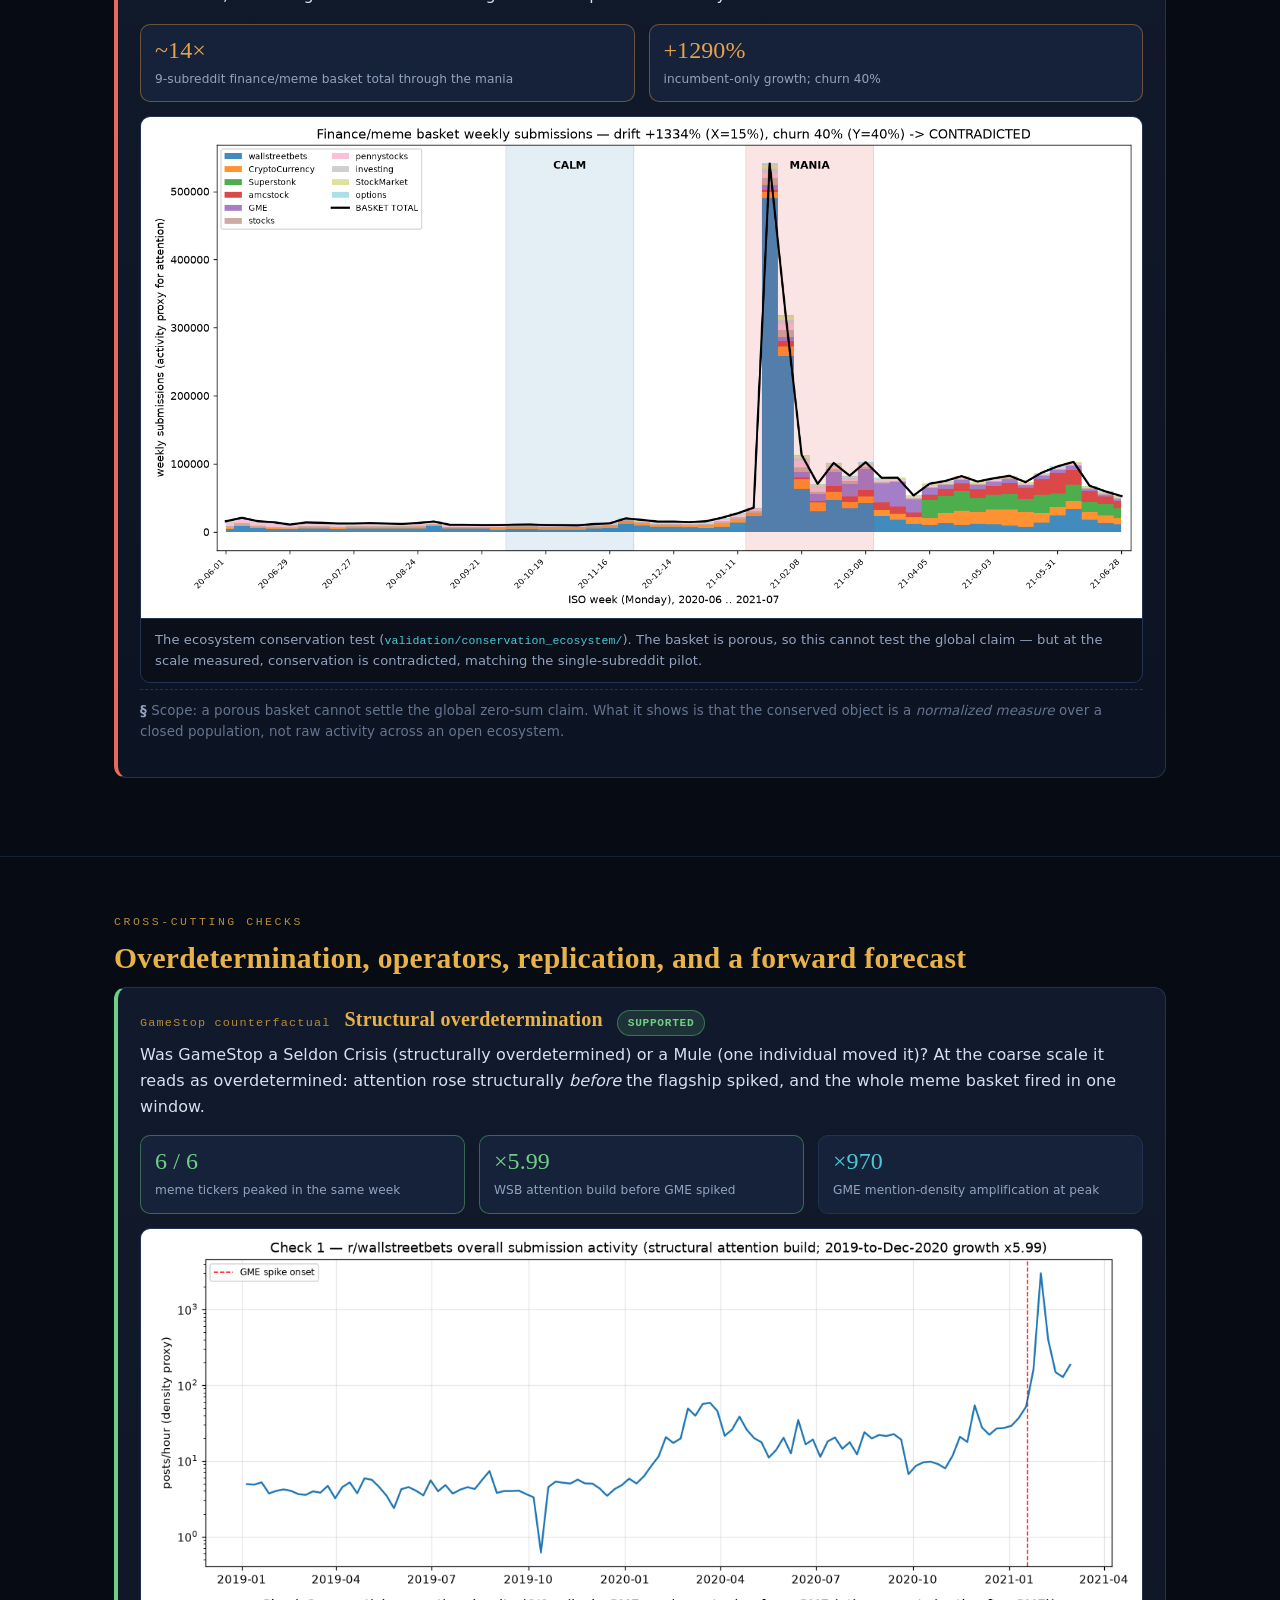
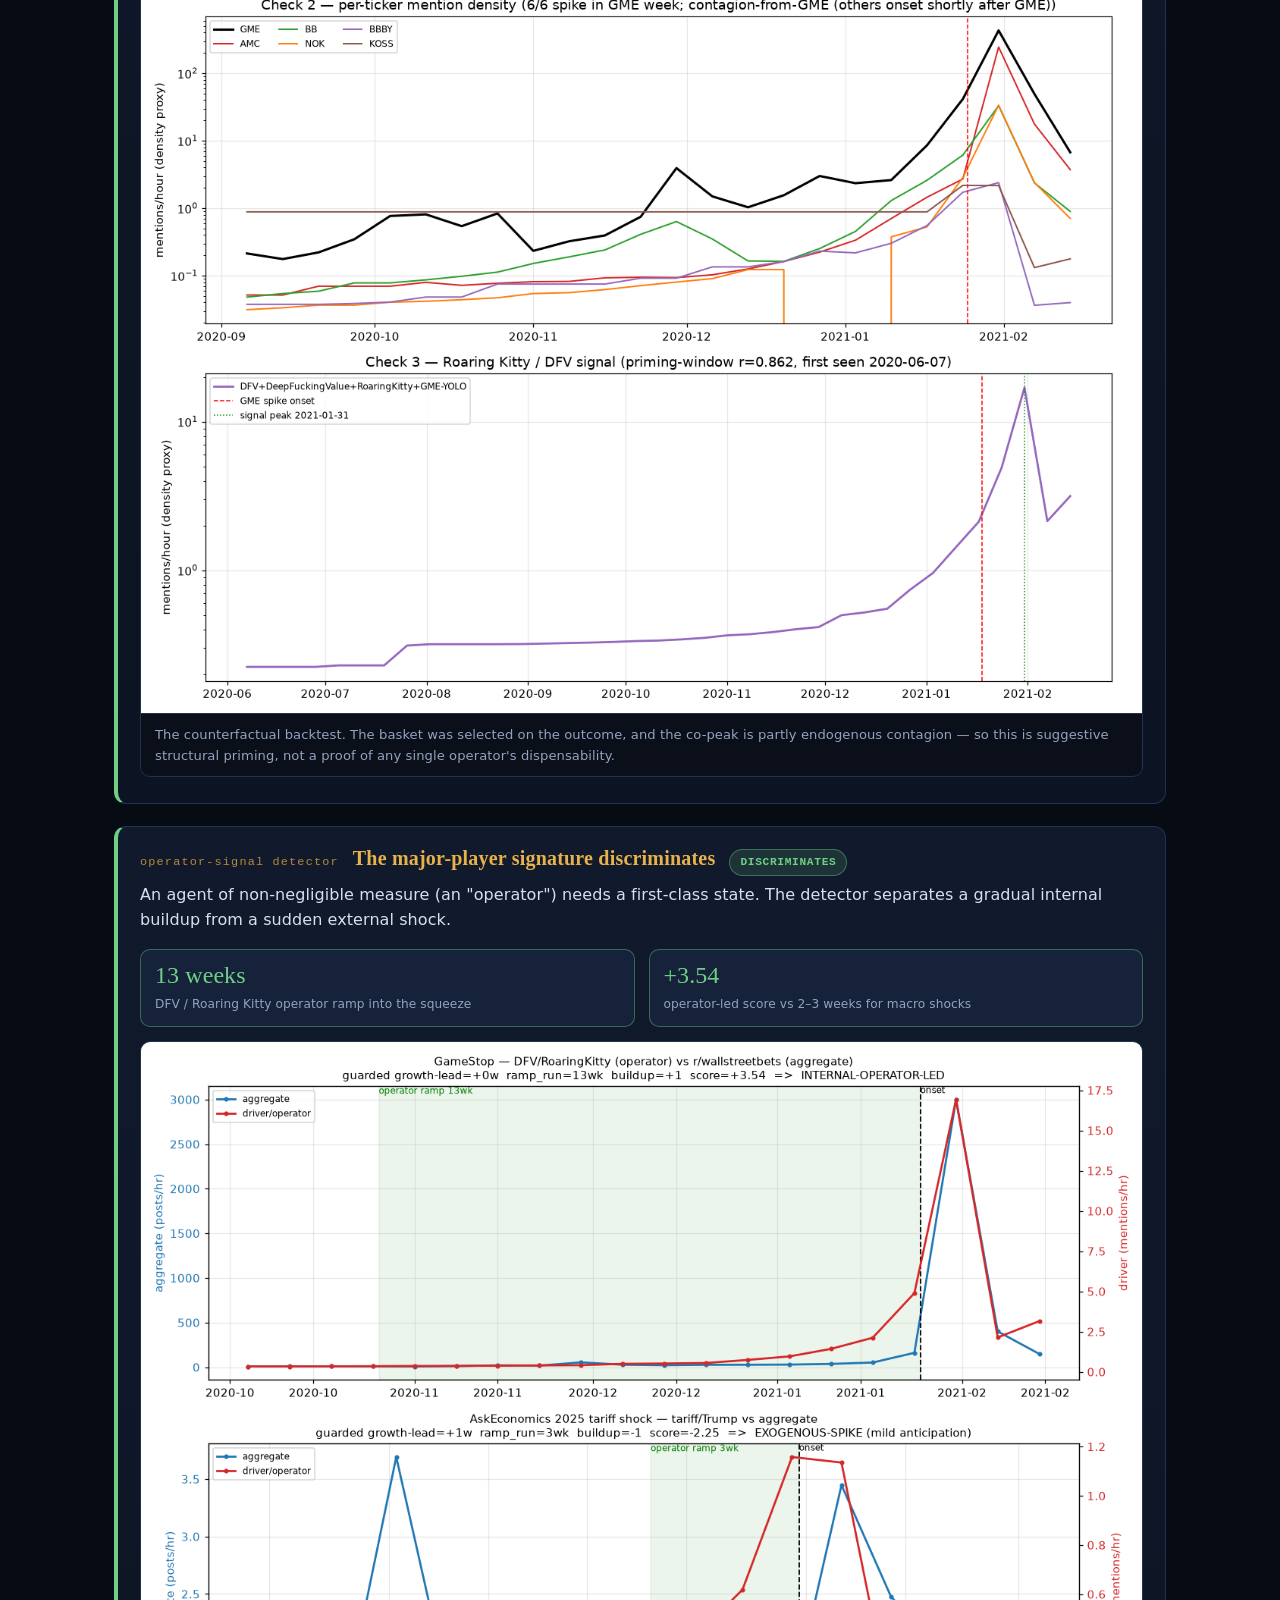
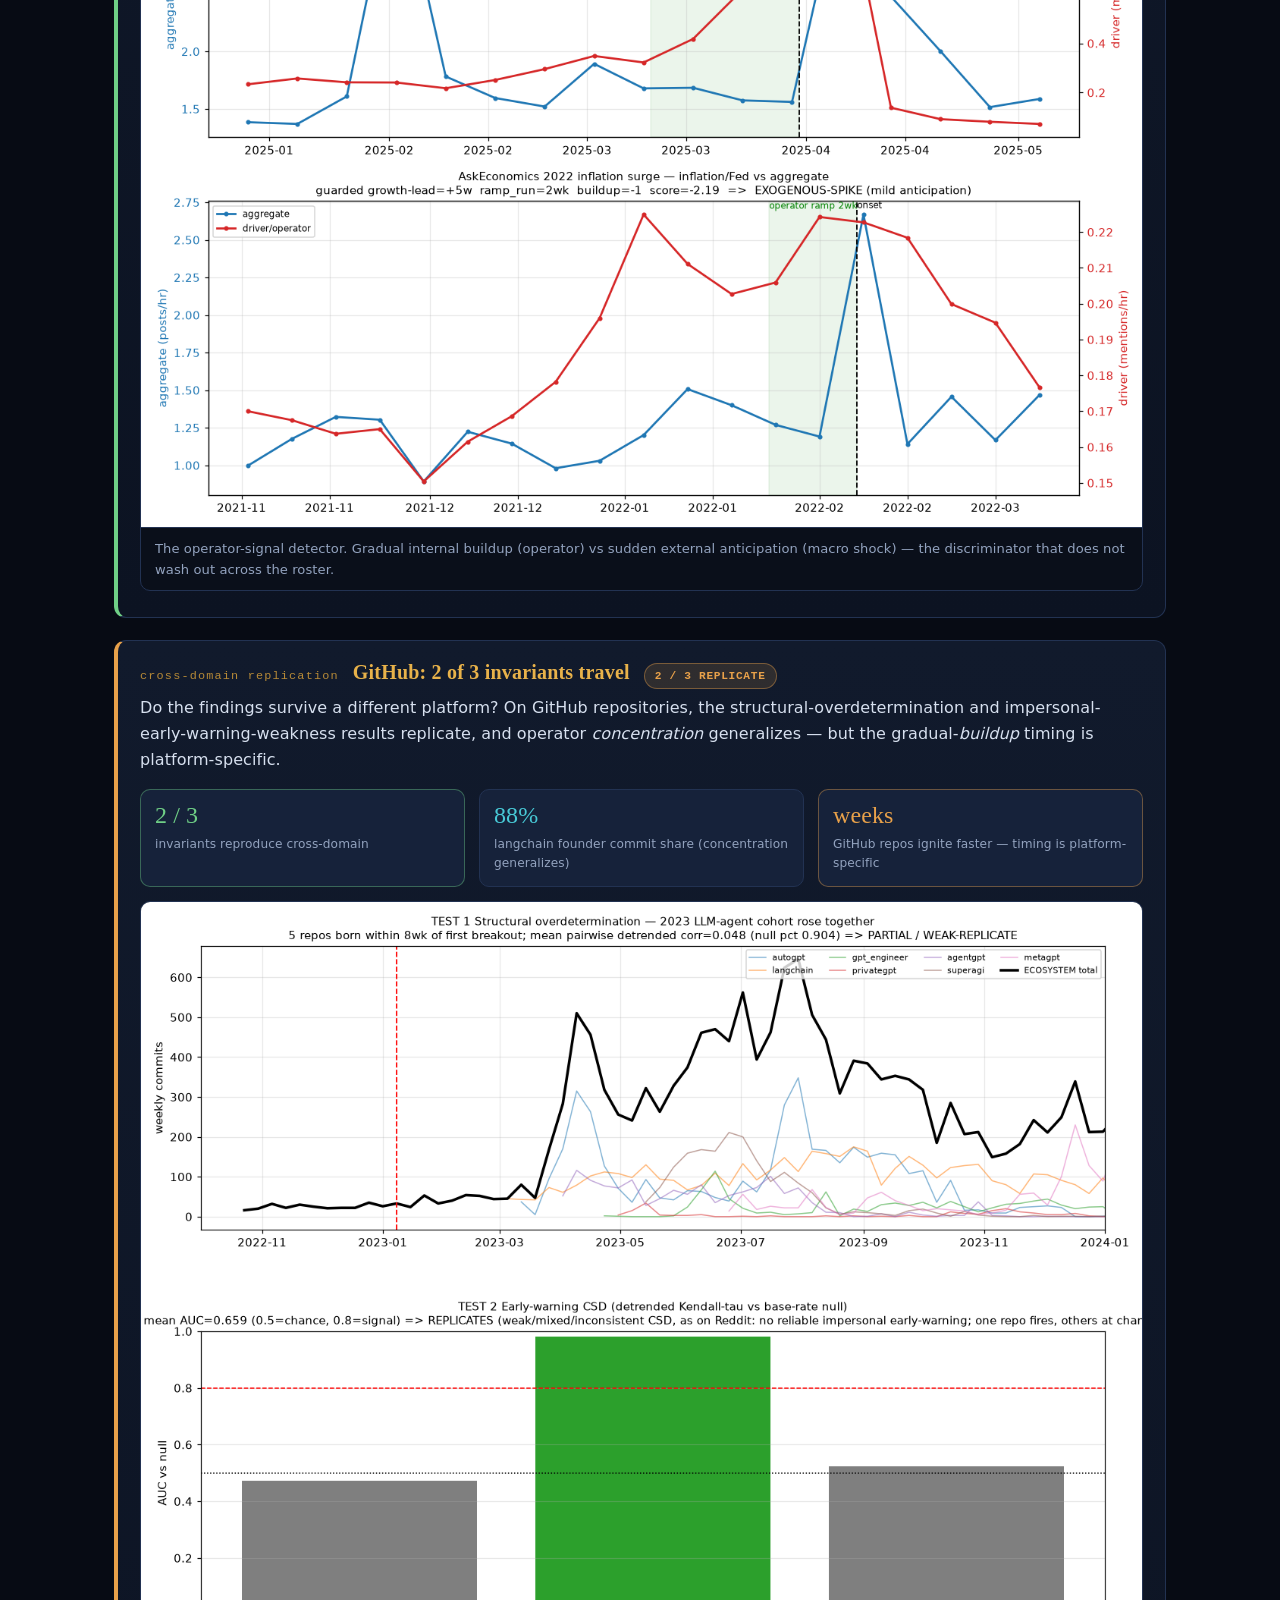
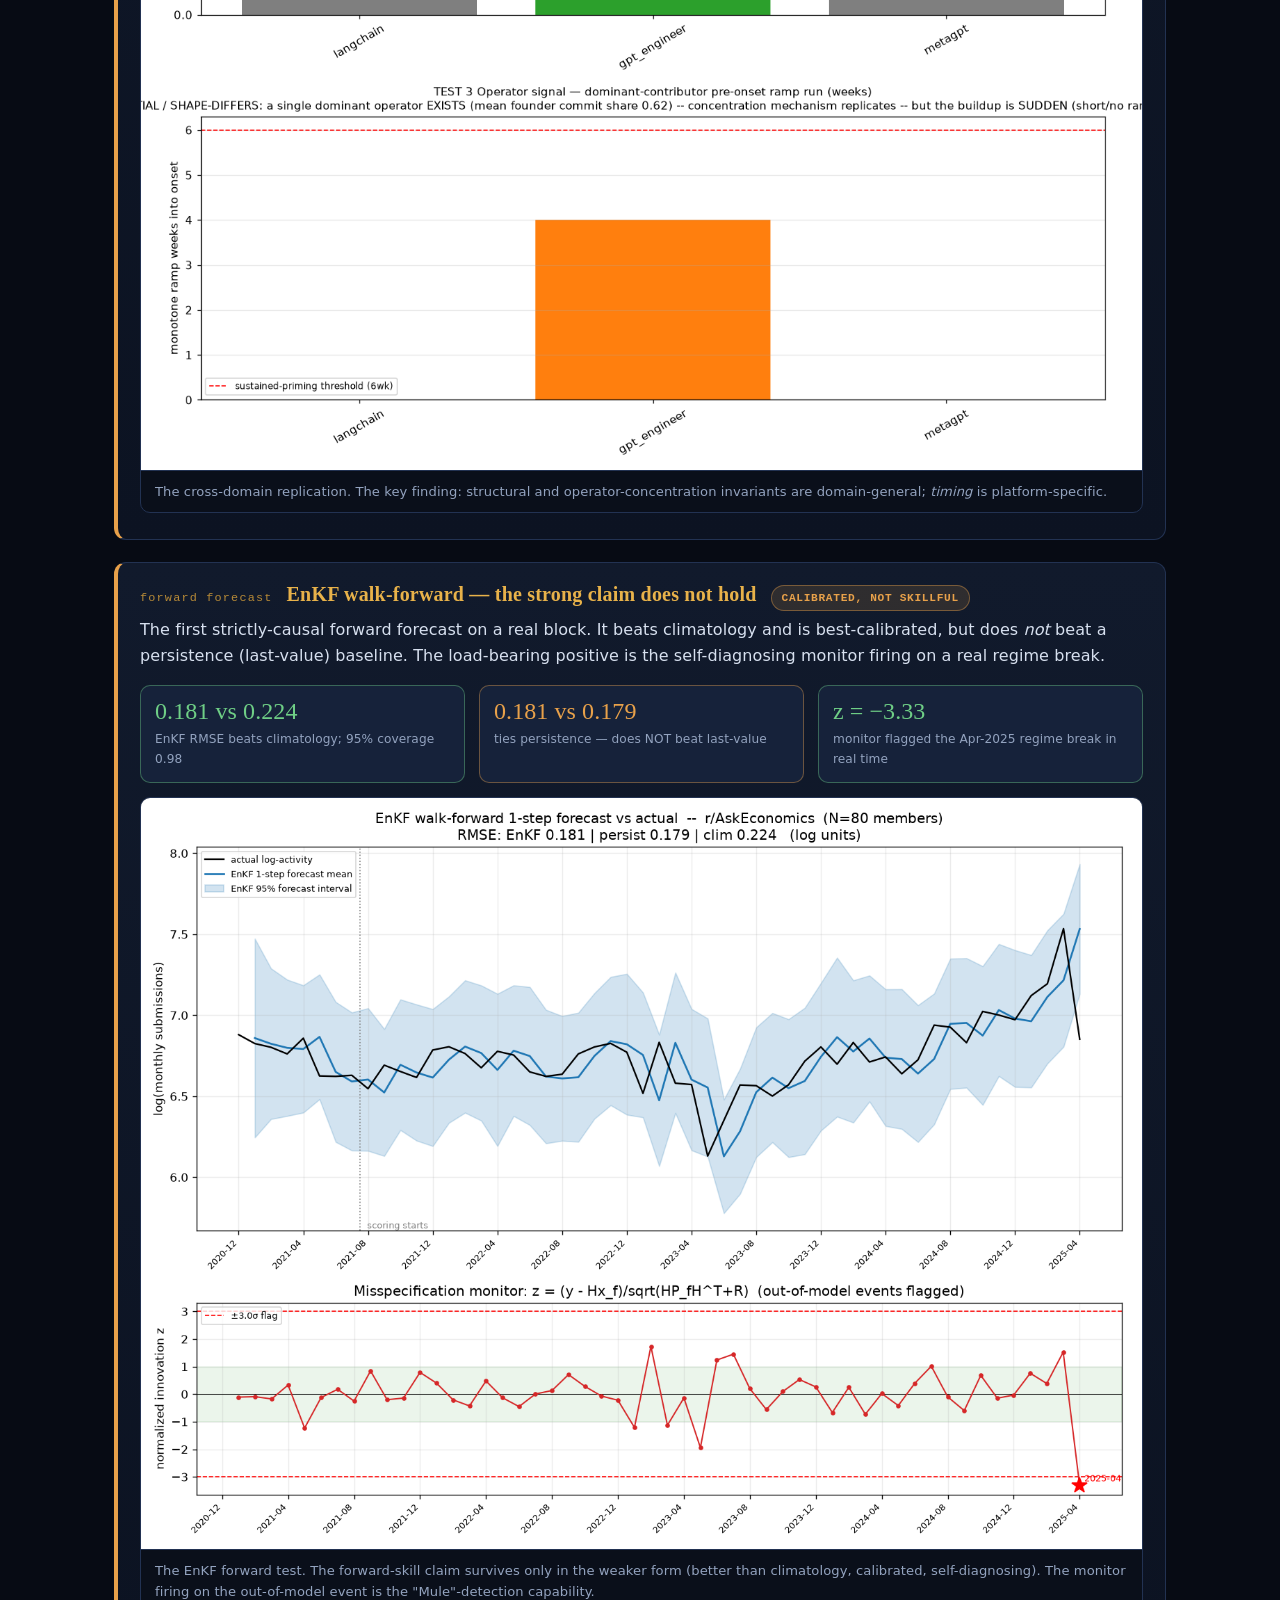
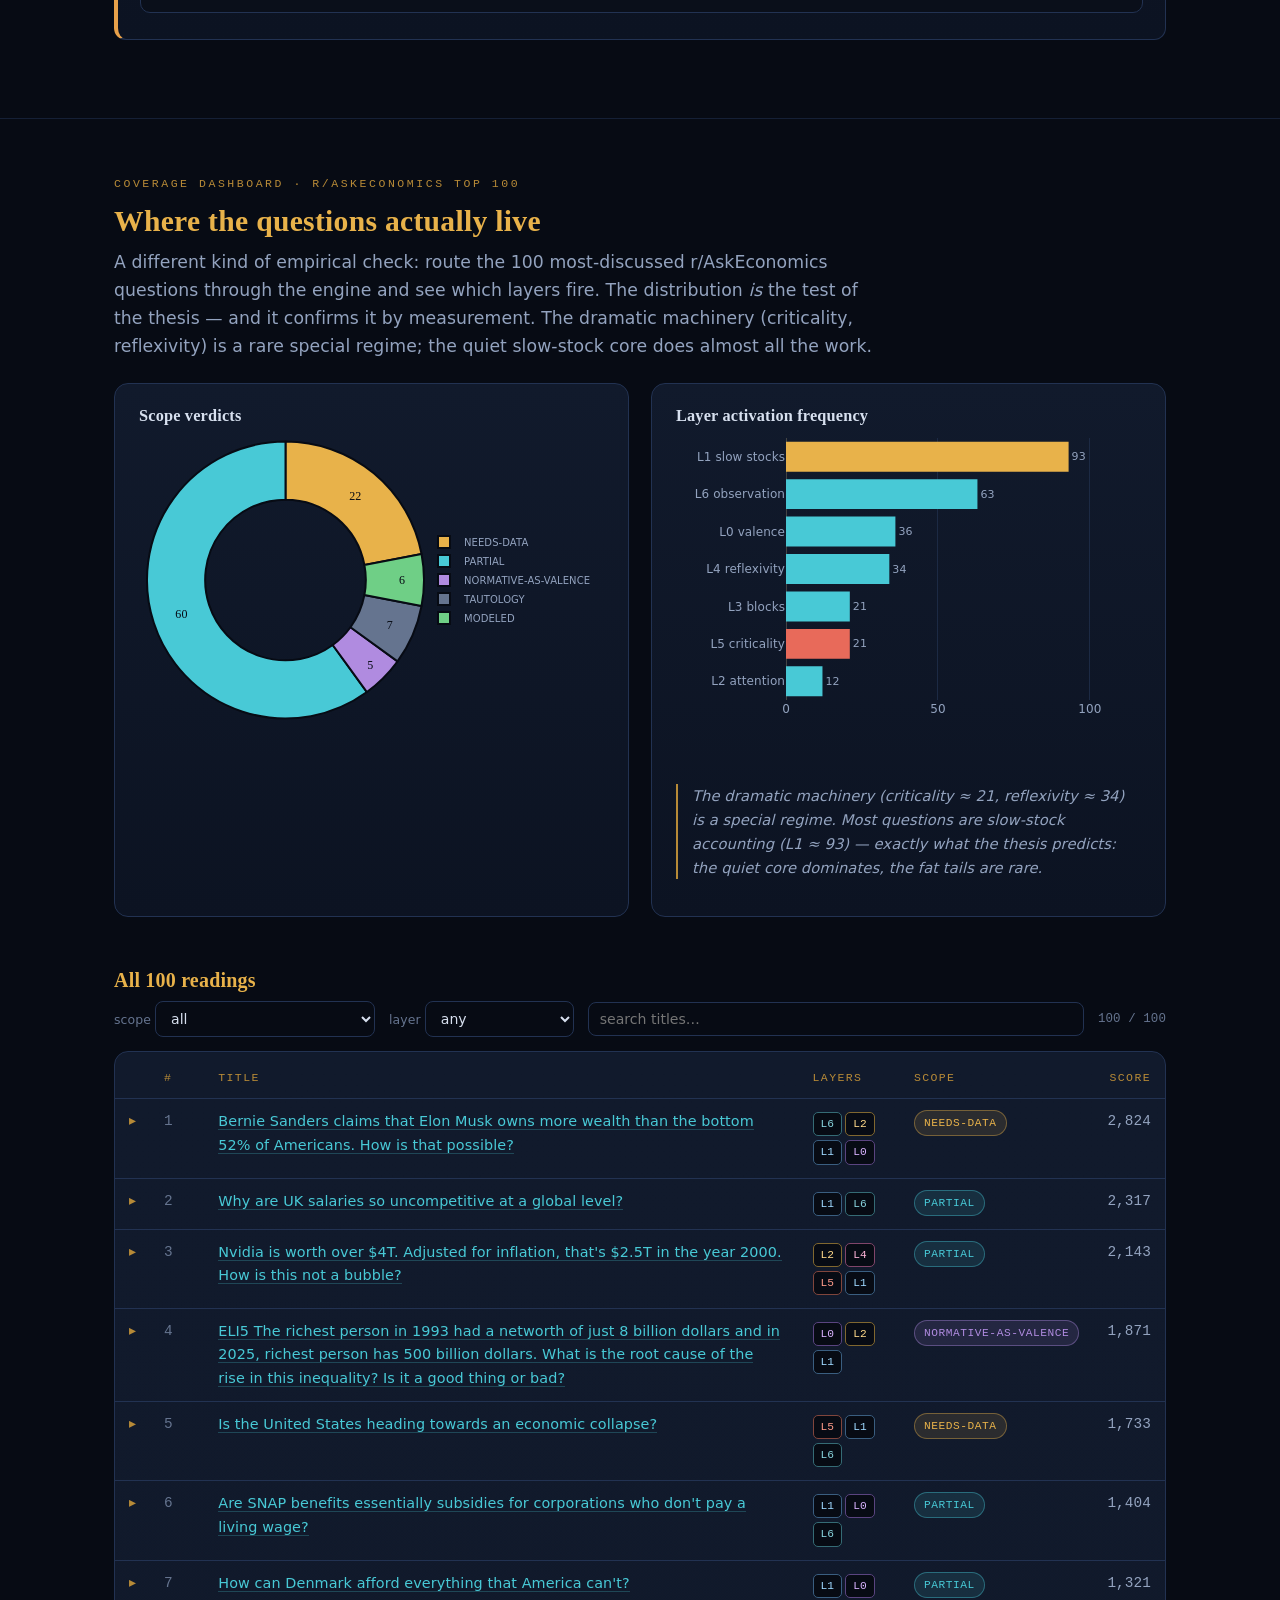
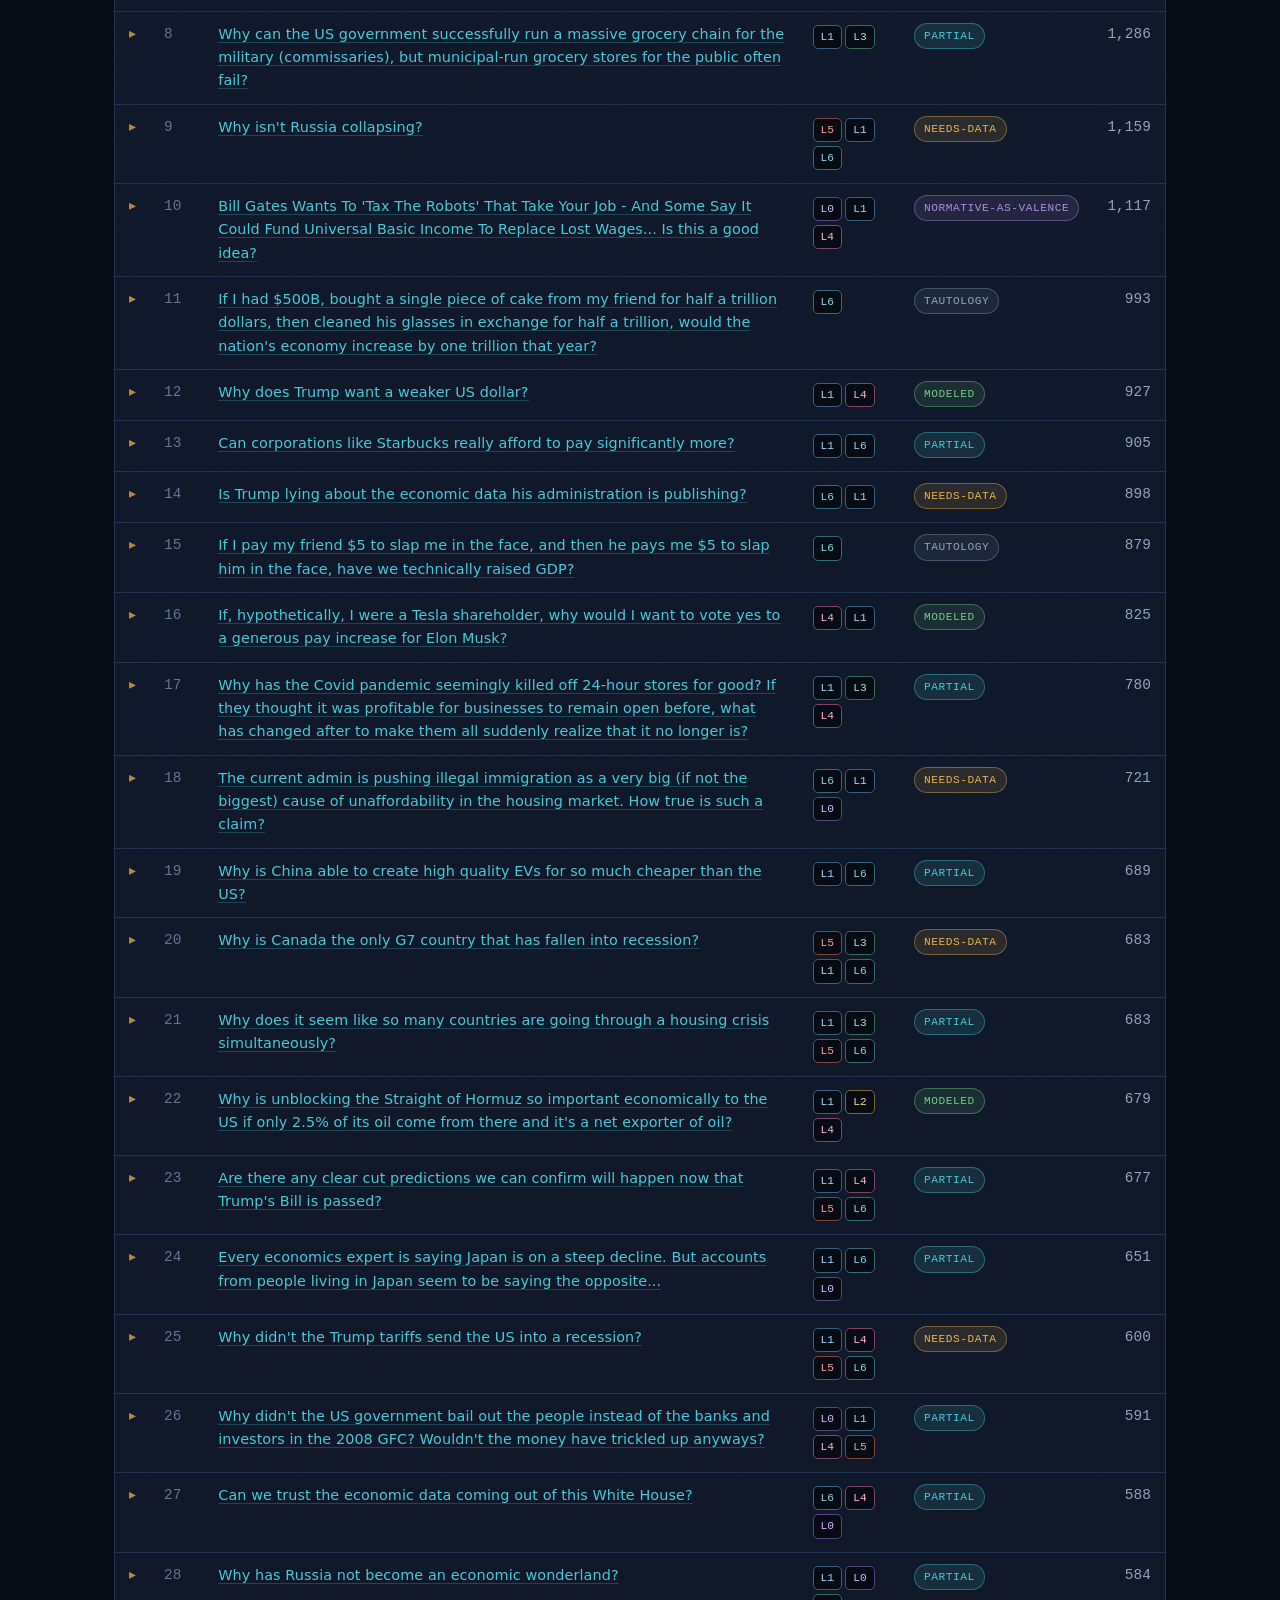
<file: site/tests.html>
<!DOCTYPE html>
<html lang="en">
<head>
<meta charset="utf-8" />
<meta name="viewport" content="width=device-width, initial-scale=1" />
<title>Psychohistory — tests &amp; data</title>
<link rel="stylesheet" href="styles.css" />
<script src="https://cdn.plot.ly/plotly-2.35.2.min.js"></script>
</head>
<body>

<nav class="topbar">
  <div class="wrap">
    <a class="brand" href="index.html"><span class="glyph">◈</span>Psychohistory</a>
    <span class="navlinks">
      <a href="index.html">Home</a>
      <a href="tutorial.html">Tutorial</a>
      <a href="math.html">The math</a>
      <a href="tests.html" class="active">Tests &amp; data</a>
      <a href="steering.html">Steering</a>
      <a href="control.html">Control</a>
      <a class="pdf" href="../psychohistory.pdf">Paper ▸</a>
    </span>
  </div>
</nav>

<header class="page-hero">
  <div class="wrap">
    <div class="crumb"><a href="index.html">Home</a> / Tests &amp; data</div>
    <h1>What the data actually says</h1>
    <p class="lead">The framework was turned into decision rules and run against real data: Reddit comment dumps (billions of rows), Wikipedia edit histories, and GitHub repositories. The structural gear — near-decomposability, operator concentration — carries. The four powered dynamical claims all deflate, which is the split the theory predicts: predictability lives only in the bounded special regime the framework claims for it. Below is every verdict, with its real numbers and figure.</p>
  </div>
</header>

<!-- ============ METHODOLOGY ============ -->
<section id="method">
  <div class="wrap">
    <div class="eyebrow">How these tests were run</div>
    <h2>The rules of engagement</h2>
    <div class="method-rail">
      <h4>Four rails, applied to every test on this page</h4>
      <ul>
        <li><b>Nulls against the prosecutor's fallacy.</b> A signal must beat a matched null: a block-label <em>shuffle</em> (does the effect depend on the <em>specific</em> communities, or any grouping?) and a matched <em>calm window</em> (does it happen more at a real event than in a quiet period on the same object?).</li>
        <li><b>Look-ahead-free.</b> Onsets are fixed from public event dates before any graph is built; filters run strictly causally; no future information enters a forecast.</li>
        <li><b>Proxy data.</b> These run on mention-density and interaction-graph proxies, not a calibrated social state. They are illustrative of direction, magnitude and mechanism on real rosters — not a deployed classifier.</li>
        <li><b>Negative results reported in full.</b> Three of the four powered second-wave tests deflate; that deflation is the most important empirical news here, because it is the exact pattern a <em>bounded</em> psychohistory would produce.</li>
      </ul>
    </div>
  </div>
</section>

<!-- ============ SCORECARD ============ -->
<section id="scorecard">
  <div class="wrap">
    <div class="eyebrow">The scorecard</div>
    <h2>Every test, and where it stands</h2>
    <p class="lead">The paper names eight tests plus a sharpening of the block test. Five now carry powered runs against real data; four are <b style="color:var(--violet)">pending a live world-model training run</b> (blocked on compute, not on more data).</p>
    <div class="card" style="padding-top:8px;padding-bottom:8px;margin-top:18px">
      <table class="scorecard">
        <thead><tr><th>Test</th><th>The bet</th><th>Verdict</th><th>Key number</th></tr></thead>
        <tbody>
          <tr><td>(ii′)</td><td>Dynamic N<sub>eff</sub> collapse is community-specific before endogenous cascades</td><td class="sc-pass">MEASURED</td><td class="dim">9/12 fire against their own block-label shuffle null, binomial p = 1.7×10⁻⁷</td></tr>
          <tr><td>(iii)</td><td>Early warning (critical slowing-down) precedes cascades</td><td class="sc-partial">PARTIAL</td><td class="dim">beats calm null p = 0.02; can't tell endo/exo (AUC 0.60)</td></tr>
          <tr><td>(iii′)</td><td>A substantive fraction of cascades are slow B-tipping</td><td class="sc-refuted">DOES NOT CARRY</td><td class="dim">B-fraction 0.33 &lt; π_B = 0.60; mostly R-tipping shocks</td></tr>
          <tr><td>(iii″)</td><td>Focusing: cascades are concentration singularities of the transport equation, a fourth tipping type the B/N/R rule cannot name</td><td class="sc-pending">OPEN</td><td class="dim">synthetic threshold measured (β/D between 40 and 50 on the paper's own generator, total conserved to 1e-14 throughout); real-series T* fit and a fourth adjudication box not yet run</td></tr>
          <tr><td>(i)</td><td>Attention / activity is conserved (zero-sum) at ecosystem scale</td><td class="sc-contradicted">CONTRADICTED</td><td class="dim">finance-subreddit basket ballooned ~14× in the mania</td></tr>
          <tr><td>(ii)</td><td>Blocks are independent in calm windows</td><td class="sc-partial">WEAK SUPPORT</td><td class="dim">macro N<sub>eff</sub> 1.90 of 8, bottoms 0.47 at a real shock</td></tr>
          <tr><td>(iv)</td><td>Forecast skill in the smooth regime beats baselines</td><td class="sc-pending">PENDING</td><td class="dim">awaits a live world-model training run</td></tr>
          <tr><td>(v)</td><td>Published fixed points are reliable</td><td class="sc-pending">PENDING</td><td class="dim">awaits a live world-model training run</td></tr>
          <tr><td>(vi)</td><td>Lucas invariance: drift stays in an absorbable band</td><td class="sc-pending">PENDING</td><td class="dim">world-model training run + multi-regime calibration</td></tr>
          <tr><td>(vii)</td><td>Regime occupancy (Soros): imitative &lt; monotone</td><td class="sc-pending">PENDING</td><td class="dim">world-model training run + live regime monitor</td></tr>
        </tbody>
      </table>
    </div>
    <p class="note">Cross-cutting checks also ran: the <a href="#counterfactual">GameStop counterfactual</a> (overdetermination), the <a href="#operator">operator-signal detector</a>, the <a href="#github">GitHub cross-domain replication</a>, and the <a href="#enkf">EnKF forward forecast</a>.</p>

    <div class="method-rail" style="margin-top:18px">
      <h4>The four pending tests are blocked on compute, not data</h4>
      <p class="dim">Tests (iv)&ndash;(vii) are the forward-forecasting tests. They do not need more data; they need a <b style="color:var(--ink)">live forecasting engine</b> run forward: the modern instantiation (<a href="math.html#scenario">a trained world model plus an LLM/LRM ensemble</a>). The binding constraint is a <b style="color:var(--ink)">stronger world-model training run</b> &mdash; a compute problem, not a data problem. This is independent research, and <b style="color:var(--gold)">compute donations directly unblock these four tests</b>. The paper is <b style="color:var(--ink)">v0.5</b>; it reaches v1.0 when these turn green. To donate compute or collaborate, contact the author at <a href="mailto:wingston.sharon@gmail.com">wingston.sharon@gmail.com</a>.</p>
    </div>
  </div>
</section>

<!-- ============ HEADLINE: NEFF COLLAPSE ============ -->
<section id="neff">
  <div class="wrap">
    <div class="eyebrow">The headline result · test (ii′)</div>
    <h2>The criticality gear's prediction on fresh data</h2>
    <p class="lead">This is the load-bearing test: the whole criticality account turns on the claim that the effective number of independent blocks <em>collapses</em> across an onset. It took six runs to find the right quantity to score, and that arc is the lesson.</p>

    <div class="verdict-card pass" id="neff-pass">
      <div class="verdict-head">
        <span class="vtest">test (ii′)</span>
        <h3>Dynamic N<sub>eff</sub> collapse — community-specificity</h3>
        <span class="vbadge pass">MEASURED</span>
      </div>
      <p>The theory's real claim is <b>specificity</b>: before an endogenous cascade, the <em>existing community's</em> block partition collapses harder than a random reshuffle of the same people. That was the primary endpoint, scored by a binomial rule on a <b>fresh roster of 12 r/wallstreetbets cascades disjoint from every prior run</b> (COVID crash, Archegos, Coinbase, the NVDA earnings prints, Credit-Suisse, the 2024 election, and more). It fired at <b>9 / 12</b> cascades, binomial <b>p = 1.7×10⁻⁷</b>.</p>
      <p>Two properties of this substrate bound how far that number travels, and they are stated because they mark the claim's edge. The per-cascade shuffle nulls on r/wallstreetbets are small — median 90th percentile <b>0.014</b> against collapses of 0.24 — so on this forum the specificity bar sits low in absolute terms, and the endpoint carries most information on the cascades whose null is on the same scale as the collapse being scored. There the endpoint behaves exactly as designed: one fires at the 91st percentile, one is correctly silent. The same fact explains the cross-substrate contrast below, since Wikipedia's median event null is <b>0.491</b>, about 36× larger.</p>
      <div class="statrow">
        <div class="statbox good"><div class="sb-num">9 / 12</div><div class="sb-lbl">cascades collapsing past their own block-label shuffle null</div></div>
        <div class="statbox"><div class="sb-num">0.014</div><div class="sb-lbl">median shuffle-null 90th percentile on WSB — the bar the 0.24 collapses clear</div></div>
        <div class="statbox"><div class="sb-num">0.491</div><div class="sb-lbl">the same quantity on Wikipedia, ~36× larger — the substrates differ in null geometry</div></div>
        <div class="statbox good"><div class="sb-num">1.7×10⁻⁷</div><div class="sb-lbl">binomial p against a no-structure rate of 0.10</div></div>
      </div>
      <figure class="testfig">
        <img src="assets/neff_v4_specificity.png" alt="Per-cascade N_eff collapse vs block-label shuffle, fresh WSB roster" loading="lazy" />
        <figcaption>The specificity endpoint (<code>validation/neff_v4/</code>). Left: each cascade's canonical-N<sub>eff</sub> collapse against its own block-label-shuffle 90th percentile (dots); green bars fire, red do not. The dots also show the substrate's null geometry — ten of the twelve sit below 0.018 while the bars they gate run to 0.35, so on this forum the specificity bar is low in absolute terms. Right: the observed collapse sits at the top of its own 300-shuffle distribution for most cascades. The roster carries no endogenous/exogenous field, so the three non-firing cascades cannot be read as the mechanical or exogenous events.</figcaption>
      </figure>
      <p class="testhonest"><b>§ Scope.</b> The endpoint is the one near-decomposability names and it ran on fresh data; the magnitude threshold an earlier run failed was not relaxed (that verdict stands, see below). The September-2024 stimulus case is the sharpest illustration of why specificity and magnitude are different quantities here — raw collapse only 0.065, yet above all 300 shuffles, against a null 90th percentile of 0.0028. The per-cascade null arithmetic is reproduced in <code>validation/neff_v4/p0_audit.json</code>; the six-run arc is in <code>validation/NEFF_COLLAPSE_SYNTHESIS.md</code>.</p>
    </div>

    <h3 style="margin-top:26px">The twist: why magnitude was the wrong yardstick</h3>
    <div class="verdict-card mixed" id="neff-magnitude">
      <div class="verdict-head">
        <span class="vtest">test (ii′) · attempt #2</span>
        <h3>The raw-magnitude reading — non-discriminating</h3>
        <span class="vbadge mixed">REPORTED, NOT GATING</span>
      </div>
      <p>Two earlier runs tested whether the collapse <em>magnitude</em> exceeds a threshold derived from genuinely-quiet windows. They failed, and the failure is informative: it is <em>why</em> we switched to specificity.</p>
      <div class="statrow">
        <div class="statbox warn"><div class="sb-num">~0.10</div><div class="sb-lbl">median N<sub>eff</sub> drop in genuinely-<em>quiet</em> WSB windows (tail to 0.43)</div></div>
        <div class="statbox warn"><div class="sb-num">0.138 &lt; 0.394</div><div class="sb-lbl">fresh-event median below the quiet-window magnitude bar</div></div>
        <div class="statbox good"><div class="sb-num">9 / 10</div><div class="sb-lbl">but specificity fired anyway (third confirmation)</div></div>
      </div>
      <figure class="testfig">
        <img src="assets/neff_v3_clean_null.png" alt="neff_v3: event collapse vs clean null distribution" loading="lazy" />
        <figcaption>Attempt #2 (<code>validation/neff_v3/</code>). The decisive discovery was in the null itself: short high-volume onset windows compress N<sub>eff</sub> generically, so quiet windows already drop a median ~0.10. Magnitude therefore cannot tell an endogenous cascade from a busy-but-quiet week on a continuously high-volume forum. The specificity gate (does the <em>real</em> partition beat a shuffle?) discriminates where magnitude cannot.</figcaption>
      </figure>
      <p class="testhonest"><b>§ The reconciliation.</b> The dynamic collapse is a real <em>structural</em> signal that lives in the block partition (the shuffle test sees it four times) but is <em>not</em> a magnitude excursion beyond a quiet baseline — which the near-decomposability premise never required. Both halves are reported. The full six-pass arc and the synthesis are in <code>validation/NEFF_COLLAPSE_SYNTHESIS.md</code>.</p>
    </div>
  </div>
</section>

<!-- ============ SECOND-WAVE DEFLATIONS ============ -->
<section id="deflations">
  <div class="wrap">
    <div class="eyebrow">The deflations</div>
    <h2>Three more ambitious claims, and how they fared</h2>
    <p class="lead">The structural gear holds. The dynamical, predictive and conservation claims do not — and that is the thesis, measured: the impersonal machinery is real but load-bearing only on the endogenous, reflexive minority of episodes, and most real cascades sit outside it.</p>

    <!-- early warning -->
    <div class="verdict-card partial" id="earlywarning">
      <div class="verdict-head">
        <span class="vtest">test (iii)</span>
        <h3>Semantic early warning</h3>
        <span class="vbadge partial">POWERED PARTIAL</span>
      </div>
      <p>Does critical slowing-down (rising variance / autocorrelation) precede a cascade? With a <em>semantic</em> (embedding-based) observable rather than a scalar proxy, the detector beats a guard-banded calm null — but it cannot tell a genuine reflexive build from an exogenous shock.</p>
      <div class="statrow">
        <div class="statbox good"><div class="sb-num">p = 0.02</div><div class="sb-lbl">beats a guard-banded calm null; 5/5 endogenous above calm</div></div>
        <div class="statbox warn"><div class="sb-num">AUC 0.60</div><div class="sb-lbl">endo-vs-exo separation — it detects "a build," not which kind</div></div>
      </div>
      <figure class="testfig">
        <img src="assets/early_warning_roc.png" alt="Early-warning ROC: endogenous vs exogenous separation" loading="lazy" />
        <figcaption>The powered early-warning battery (<code>validation/early_warning_powered/</code>). The signal is real against a calm baseline but the endogenous-vs-exogenous ROC sits near AUC 0.60 — a partial positive, not a discriminator.</figcaption>
      </figure>
      <p class="testhonest"><b>§</b> This <em>qualifies</em> the paper's earlier headline negative: with a scalar proxy the signal washed out; with a vector observable, part of it survives. It does not overturn it — single embedding model, in-sample thresholds.</p>
    </div>

    <!-- bifurcation -->
    <div class="verdict-card refuted" id="bifurcation">
      <div class="verdict-head">
        <span class="vtest">test (iii′)</span>
        <h3>Bifurcation-mix conjecture</h3>
        <span class="vbadge refuted">DOES NOT CARRY</span>
      </div>
      <p>Early-warning theory only works for slow <em>bifurcation</em> (B-) tipping. The conjecture — named in advance as the most likely to fail — was that a substantive fraction of real cascades are B-tipping. On a 24-cascade labelled roster, they are not.</p>
      <div class="statrow">
        <div class="statbox warn"><div class="sb-num">0.33 &lt; 0.60</div><div class="sb-lbl">B-tipping fraction vs the π_B decision bar</div></div>
        <div class="statbox"><div class="sb-num">24</div><div class="sb-lbl">labelled cascades; most are sudden R-tipping shocks</div></div>
      </div>
      <p class="testhonest"><b>§</b> The bet failed. Most real cascades arrive as sudden shocks with no slow warning — which is exactly why early warning (iii) is only a partial positive. The two results are consistent. One reading the rule could not express: the paper's own transport equation is an aggregation-diffusion equation, whose singularities are <em>focusing</em> events (density concentrating under its own drift while the total stays conserved), not bifurcations, and not rate-induced either. A rater given only B, N and R boxes files a focusing event under R. Test (iii″) adds the fourth box and the instrument that reads it, a finite-time fit of the peak share; see <code>validation/sims/concentration/</code>.</p>
    </div>

    <!-- conservation -->
    <div class="verdict-card contradicted" id="conservation">
      <div class="verdict-head">
        <span class="vtest">test (i)</span>
        <h3>Conservation at ecosystem scale</h3>
        <span class="vbadge contradicted">CONTRADICTED</span>
      </div>
      <p>Is activity zero-sum across a basket of related communities? At the basket scale, no: a finance/meme-subreddit total ballooned roughly fourteen-fold through the GameStop mania. Attention conservation holds as a <em>local, normalized-measure</em> statement, not as a global head-count budget across a porous boundary.</p>
      <div class="statrow">
        <div class="statbox warn"><div class="sb-num">~14×</div><div class="sb-lbl">9-subreddit finance/meme basket total through the mania</div></div>
        <div class="statbox warn"><div class="sb-num">+1290%</div><div class="sb-lbl">incumbent-only growth; churn 40%</div></div>
      </div>
      <figure class="testfig">
        <img src="assets/conservation_ecosystem.png" alt="Ecosystem activity ballooning through the mania" loading="lazy" />
        <figcaption>The ecosystem conservation test (<code>validation/conservation_ecosystem/</code>). The basket is porous, so this cannot test the global claim — but at the scale measured, conservation is contradicted, matching the single-subreddit pilot.</figcaption>
      </figure>
      <p class="testhonest"><b>§</b> Scope: a porous basket cannot settle the global zero-sum claim. What it shows is that the conserved object is a <em>normalized measure</em> over a closed population, not raw activity across an open ecosystem.</p>
    </div>
  </div>
</section>

<!-- ============ CROSS-CUTTING ============ -->
<section id="crosscutting">
  <div class="wrap">
    <div class="eyebrow">Cross-cutting checks</div>
    <h2>Overdetermination, operators, replication, and a forward forecast</h2>

    <!-- counterfactual -->
    <div class="verdict-card supported" id="counterfactual">
      <div class="verdict-head">
        <span class="vtest">GameStop counterfactual</span>
        <h3>Structural overdetermination</h3>
        <span class="vbadge supported">SUPPORTED</span>
      </div>
      <p>Was GameStop a Seldon Crisis (structurally overdetermined) or a Mule (one individual moved it)? At the coarse scale it reads as overdetermined: attention rose structurally <em>before</em> the flagship spiked, and the whole meme basket fired in one window.</p>
      <div class="statrow">
        <div class="statbox good"><div class="sb-num">6 / 6</div><div class="sb-lbl">meme tickers peaked in the same week</div></div>
        <div class="statbox good"><div class="sb-num">×5.99</div><div class="sb-lbl">WSB attention build before GME spiked</div></div>
        <div class="statbox"><div class="sb-num">×970</div><div class="sb-lbl">GME mention-density amplification at peak</div></div>
      </div>
      <figure class="testfig">
        <img src="assets/figure_counterfactual.png" alt="GameStop attention build and multi-ticker co-peak" loading="lazy" />
        <figcaption>The counterfactual backtest. The basket was selected on the outcome, and the co-peak is partly endogenous contagion — so this is suggestive structural priming, not a proof of any single operator's dispensability.</figcaption>
      </figure>
    </div>

    <!-- operator -->
    <div class="verdict-card supported" id="operator">
      <div class="verdict-head">
        <span class="vtest">operator-signal detector</span>
        <h3>The major-player signature discriminates</h3>
        <span class="vbadge supported">DISCRIMINATES</span>
      </div>
      <p>An agent of non-negligible measure (an "operator") needs a first-class state. The detector separates a gradual internal buildup from a sudden external shock.</p>
      <div class="statrow">
        <div class="statbox good"><div class="sb-num">13 weeks</div><div class="sb-lbl">DFV / Roaring Kitty operator ramp into the squeeze</div></div>
        <div class="statbox good"><div class="sb-num">+3.54</div><div class="sb-lbl">operator-led score vs 2–3 weeks for macro shocks</div></div>
      </div>
      <figure class="testfig">
        <img src="assets/figure_major_player.png" alt="Operator-signal detector: DFV buildup vs macro shocks" loading="lazy" />
        <figcaption>The operator-signal detector. Gradual internal buildup (operator) vs sudden external anticipation (macro shock) — the discriminator that does not wash out across the roster.</figcaption>
      </figure>
    </div>

    <!-- github -->
    <div class="verdict-card partial" id="github">
      <div class="verdict-head">
        <span class="vtest">cross-domain replication</span>
        <h3>GitHub: 2 of 3 invariants travel</h3>
        <span class="vbadge partial">2 / 3 REPLICATE</span>
      </div>
      <p>Do the findings survive a different platform? On GitHub repositories, the structural-overdetermination and impersonal-early-warning-weakness results replicate, and operator <em>concentration</em> generalizes — but the gradual-<em>buildup</em> timing is platform-specific.</p>
      <div class="statrow">
        <div class="statbox good"><div class="sb-num">2 / 3</div><div class="sb-lbl">invariants reproduce cross-domain</div></div>
        <div class="statbox"><div class="sb-num">88%</div><div class="sb-lbl">langchain founder commit share (concentration generalizes)</div></div>
        <div class="statbox warn"><div class="sb-num">weeks</div><div class="sb-lbl">GitHub repos ignite faster — timing is platform-specific</div></div>
      </div>
      <figure class="testfig">
        <img src="assets/figure_github.png" alt="GitHub cross-domain replication" loading="lazy" />
        <figcaption>The cross-domain replication. The key finding: structural and operator-concentration invariants are domain-general; <em>timing</em> is platform-specific.</figcaption>
      </figure>
    </div>

    <!-- enkf -->
    <div class="verdict-card partial" id="enkf">
      <div class="verdict-head">
        <span class="vtest">forward forecast</span>
        <h3>EnKF walk-forward — the strong claim does not hold</h3>
        <span class="vbadge partial">CALIBRATED, NOT SKILLFUL</span>
      </div>
      <p>The first strictly-causal forward forecast on a real block. It beats climatology and is best-calibrated, but does <em>not</em> beat a persistence (last-value) baseline. The load-bearing positive is the self-diagnosing monitor firing on a real regime break.</p>
      <div class="statrow">
        <div class="statbox good"><div class="sb-num">0.181 vs 0.224</div><div class="sb-lbl">EnKF RMSE beats climatology; 95% coverage 0.98</div></div>
        <div class="statbox warn"><div class="sb-num">0.181 vs 0.179</div><div class="sb-lbl">ties persistence — does NOT beat last-value</div></div>
        <div class="statbox good"><div class="sb-num">z = −3.33</div><div class="sb-lbl">monitor flagged the Apr-2025 regime break in real time</div></div>
      </div>
      <figure class="testfig">
        <img src="assets/enkf_forward.png" alt="EnKF walk-forward and misspecification monitor" loading="lazy" />
        <figcaption>The EnKF forward test. The forward-skill claim survives only in the weaker form (better than climatology, calibrated, self-diagnosing). The monitor firing on the out-of-model event is the "Mule"-detection capability.</figcaption>
      </figure>
    </div>
  </div>
</section>

<!-- ============ COVERAGE ============ -->
<section id="coverage">
  <div class="wrap">
    <div class="eyebrow">Coverage dashboard · r/AskEconomics top 100</div>
    <h2>Where the questions actually live</h2>
    <p class="lead">A different kind of empirical check: route the 100 most-discussed r/AskEconomics questions through the engine and see which layers fire. The distribution <em>is</em> the test of the thesis — and it confirms it by measurement. The dramatic machinery (criticality, reflexivity) is a rare special regime; the quiet slow-stock core does almost all the work.</p>
    <div class="grid-2" style="margin-top:22px">
      <div class="card"><h4>Scope verdicts</h4><div id="chartScope" class="chart"></div></div>
      <div class="card"><h4>Layer activation frequency</h4><div id="chartLayers" class="chart"></div>
        <p class="cov-caption">The dramatic machinery (criticality ≈ 21, reflexivity ≈ 34) is a special regime. Most questions are slow-stock accounting (L1 ≈ 93) — exactly what the thesis predicts: the quiet core dominates, the fat tails are rare.</p>
      </div>
    </div>

    <h3 style="margin-top:30px">All 100 readings</h3>
    <div class="filterbar">
      <label class="faint" style="font-size:.78rem">scope
        <select id="fScope"><option value="">all</option></select>
      </label>
      <label class="faint" style="font-size:.78rem">layer
        <select id="fLayer"><option value="">any</option></select>
      </label>
      <input type="text" id="fSearch" placeholder="search titles…" />
      <span class="filtercount" id="filterCount"></span>
    </div>
    <div class="card" style="padding:6px 0">
      <table id="readingsTable">
        <thead><tr><th></th><th>#</th><th>Title</th><th>Layers</th><th>Scope</th><th style="text-align:right">Score</th></tr></thead>
        <tbody id="readingsBody"></tbody>
      </table>
    </div>
  </div>
</section>

<!-- ============ WHAT'S NOT CLAIMED ============ -->
<section id="limits">
  <div class="wrap">
    <div class="eyebrow">Limits &amp; provenance</div>
    <h2>What this does not claim</h2>
    <ul class="limits-list">
      <li><b>Every result here is a backtest.</b> The runs are scored on data already on disk, not on a live forward stream.</li>
      <li><b>Proxy data at modest n.</b> Mention-density and interaction-graph proxies, single platforms per test, in-sample thresholds on the classifier-style tests. Illustrative of direction and mechanism, not a deployed forecaster.</li>
      <li><b>The structural core is what survives.</b> Near-decomposability (recovered blind) and operator concentration travel. The predictive, conservation and early-warning claims are narrow, partial, or unmet; the dynamic community-specific collapse is open.</li>
      <li><b>Four tests are pending a live world-model training run.</b> Smooth-regime skill, fixed-point reliability, Lucas invariance and regime occupancy need the forward engine (a trained world model + LLM/LRM ensemble), not more data &mdash; the binding constraint is compute. Compute donations welcome: <a href="mailto:wingston.sharon@gmail.com">wingston.sharon@gmail.com</a>.</li>
      <li><b>A bounded psychohistory is exactly one that would show this pattern.</b> The split — structural signal, dynamical deflation — is not a refutation of the thesis. It is the thesis: predictability lives only in the bounded special regime the framework claims for it.</li>
    </ul>
    <p class="note" style="margin-top:18px">Read it whole in <a href="../psychohistory.pdf">the paper (PDF)</a>, or revisit <a href="math.html">the mathematics</a> behind each test.</p>
  </div>
</section>

<footer>
  <div class="wrap">
    <div class="provlinks">
      <a href="index.html">▸ Home</a>
      <a href="tutorial.html">▸ Tutorial</a>
      <a href="math.html">▸ The math</a>
      <a href="../psychohistory.pdf">▸ the paper (PDF)</a>
      <a href="../validation/">▸ the validation tree</a>
    </div>
    <p class="faint">Every verdict on this page corresponds to a companion directory under <code>validation/</code> with the analysis script and the result JSON. The N<sub>eff</sub>-collapse synthesis lives in <code>validation/NEFF_COLLAPSE_SYNTHESIS.md</code>.</p>
  </div>
</footer>

<script src="data.js"></script>
<script src="app.js"></script>
</body>
</html>
</file>
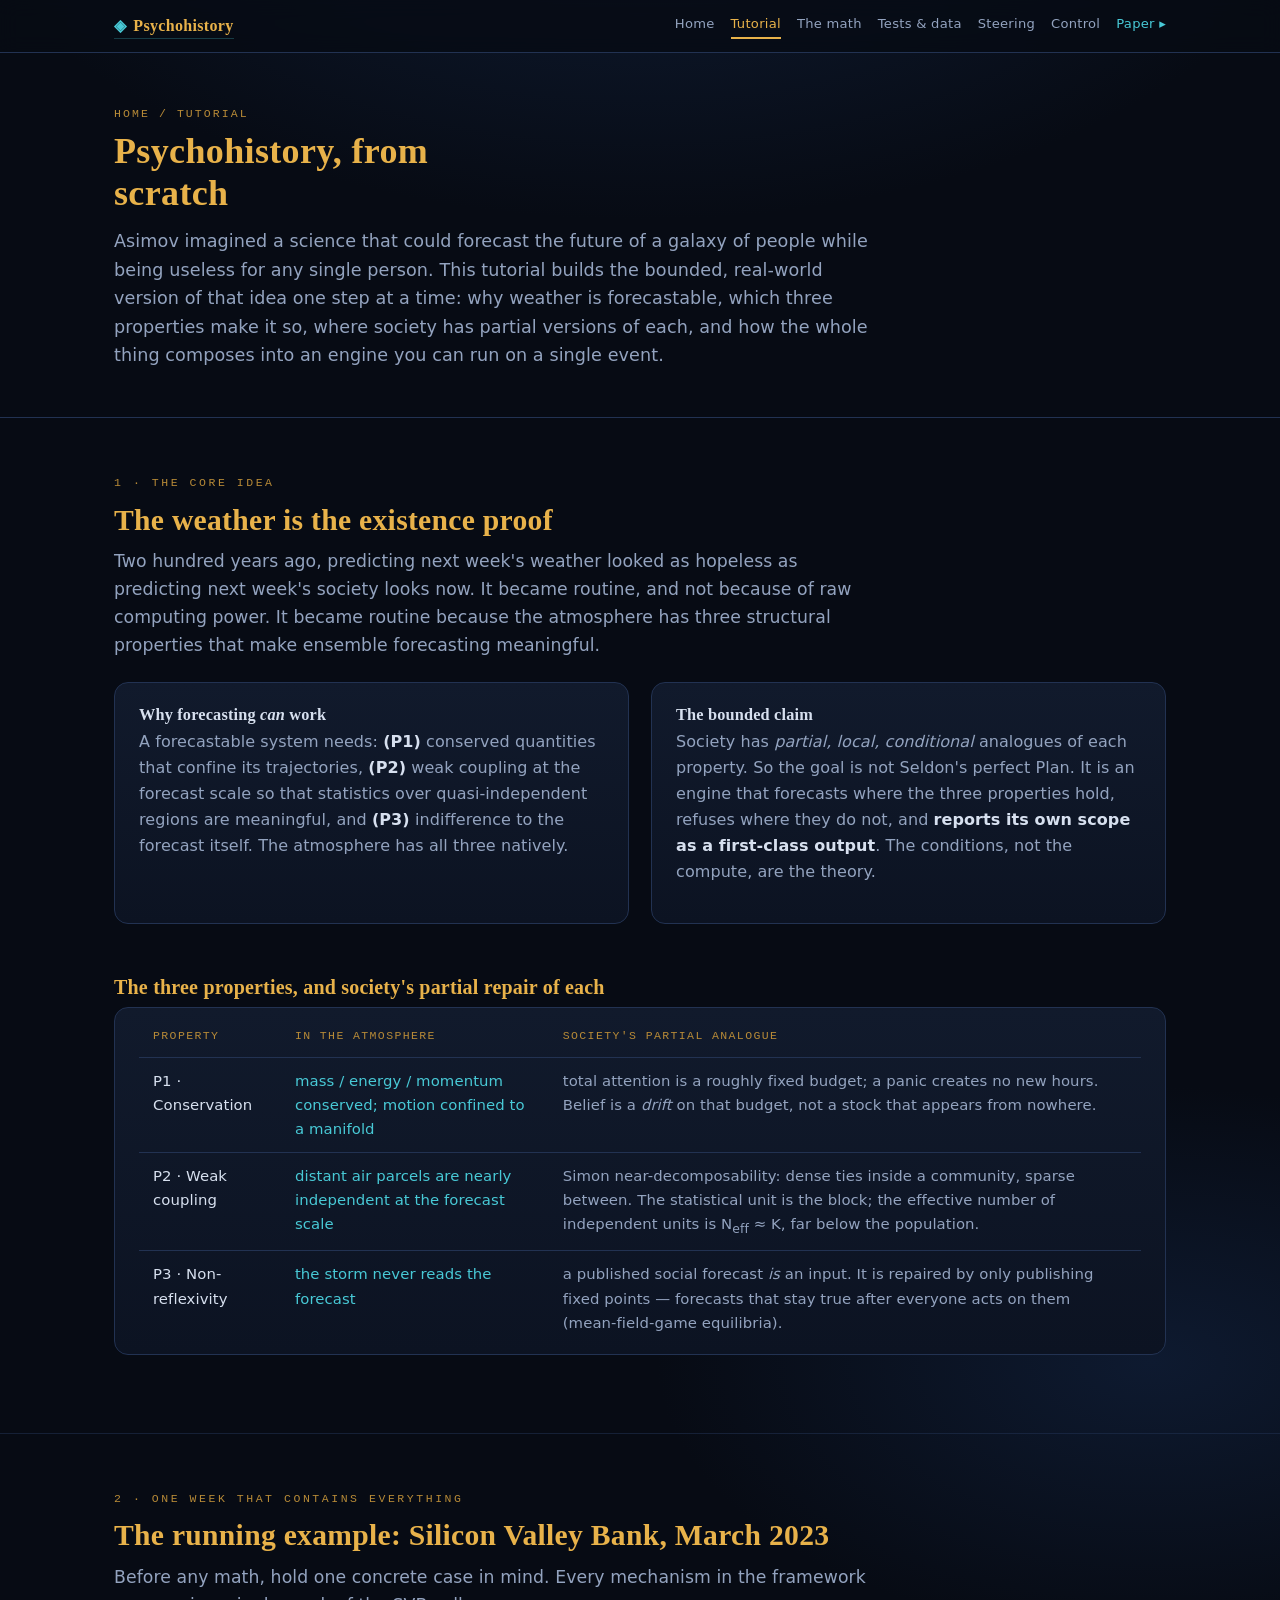
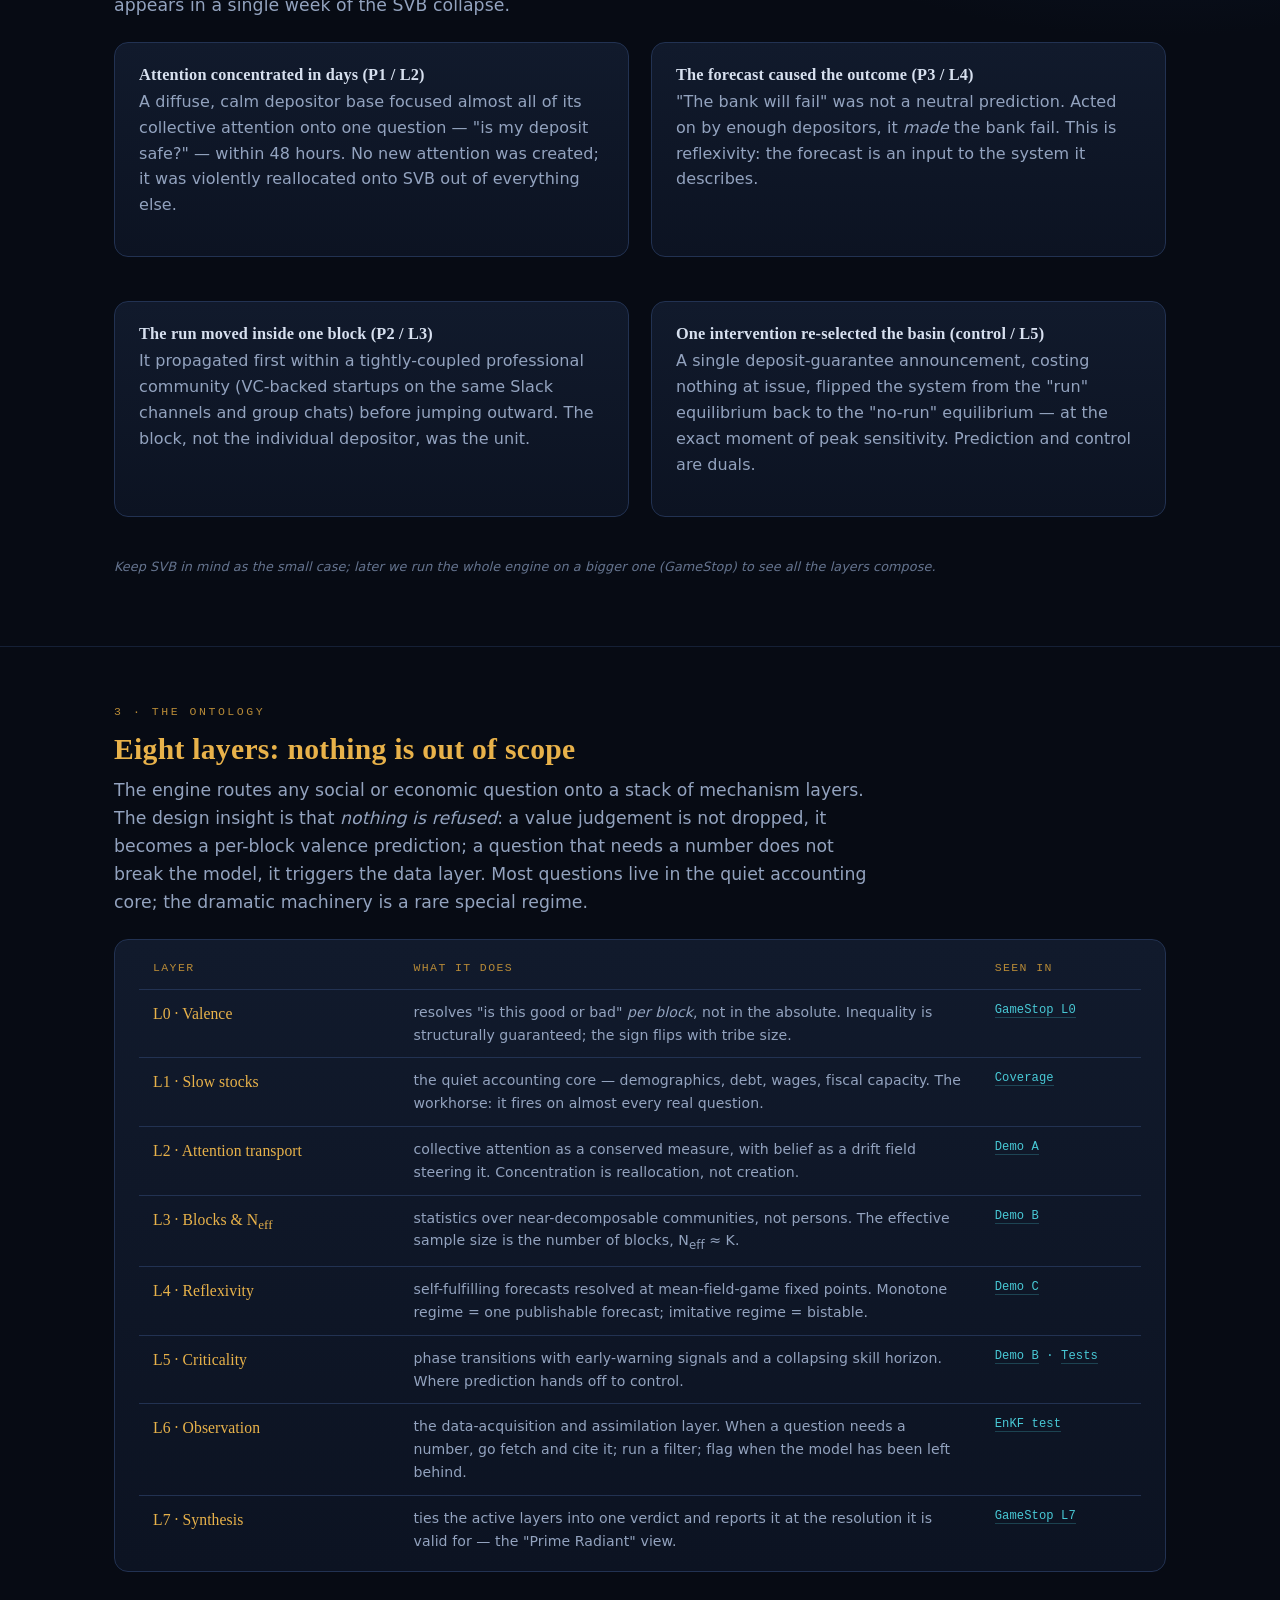
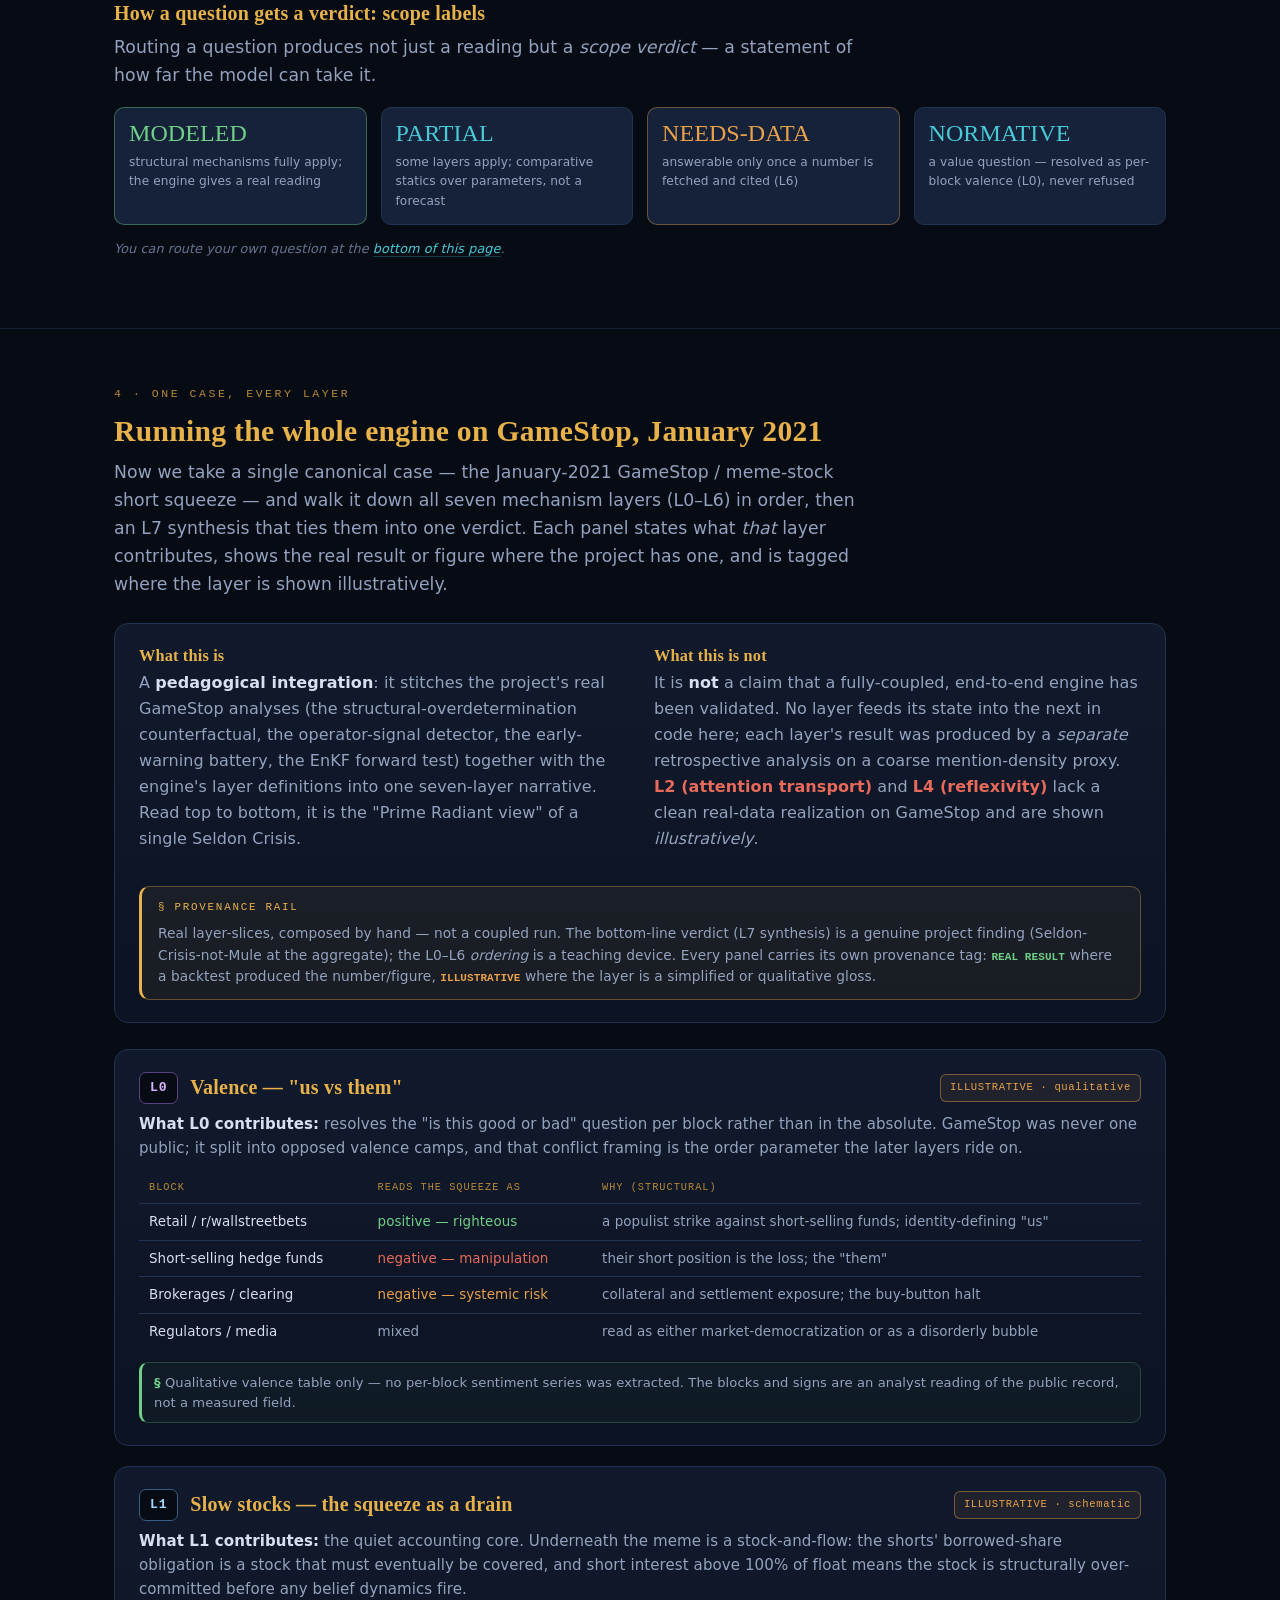
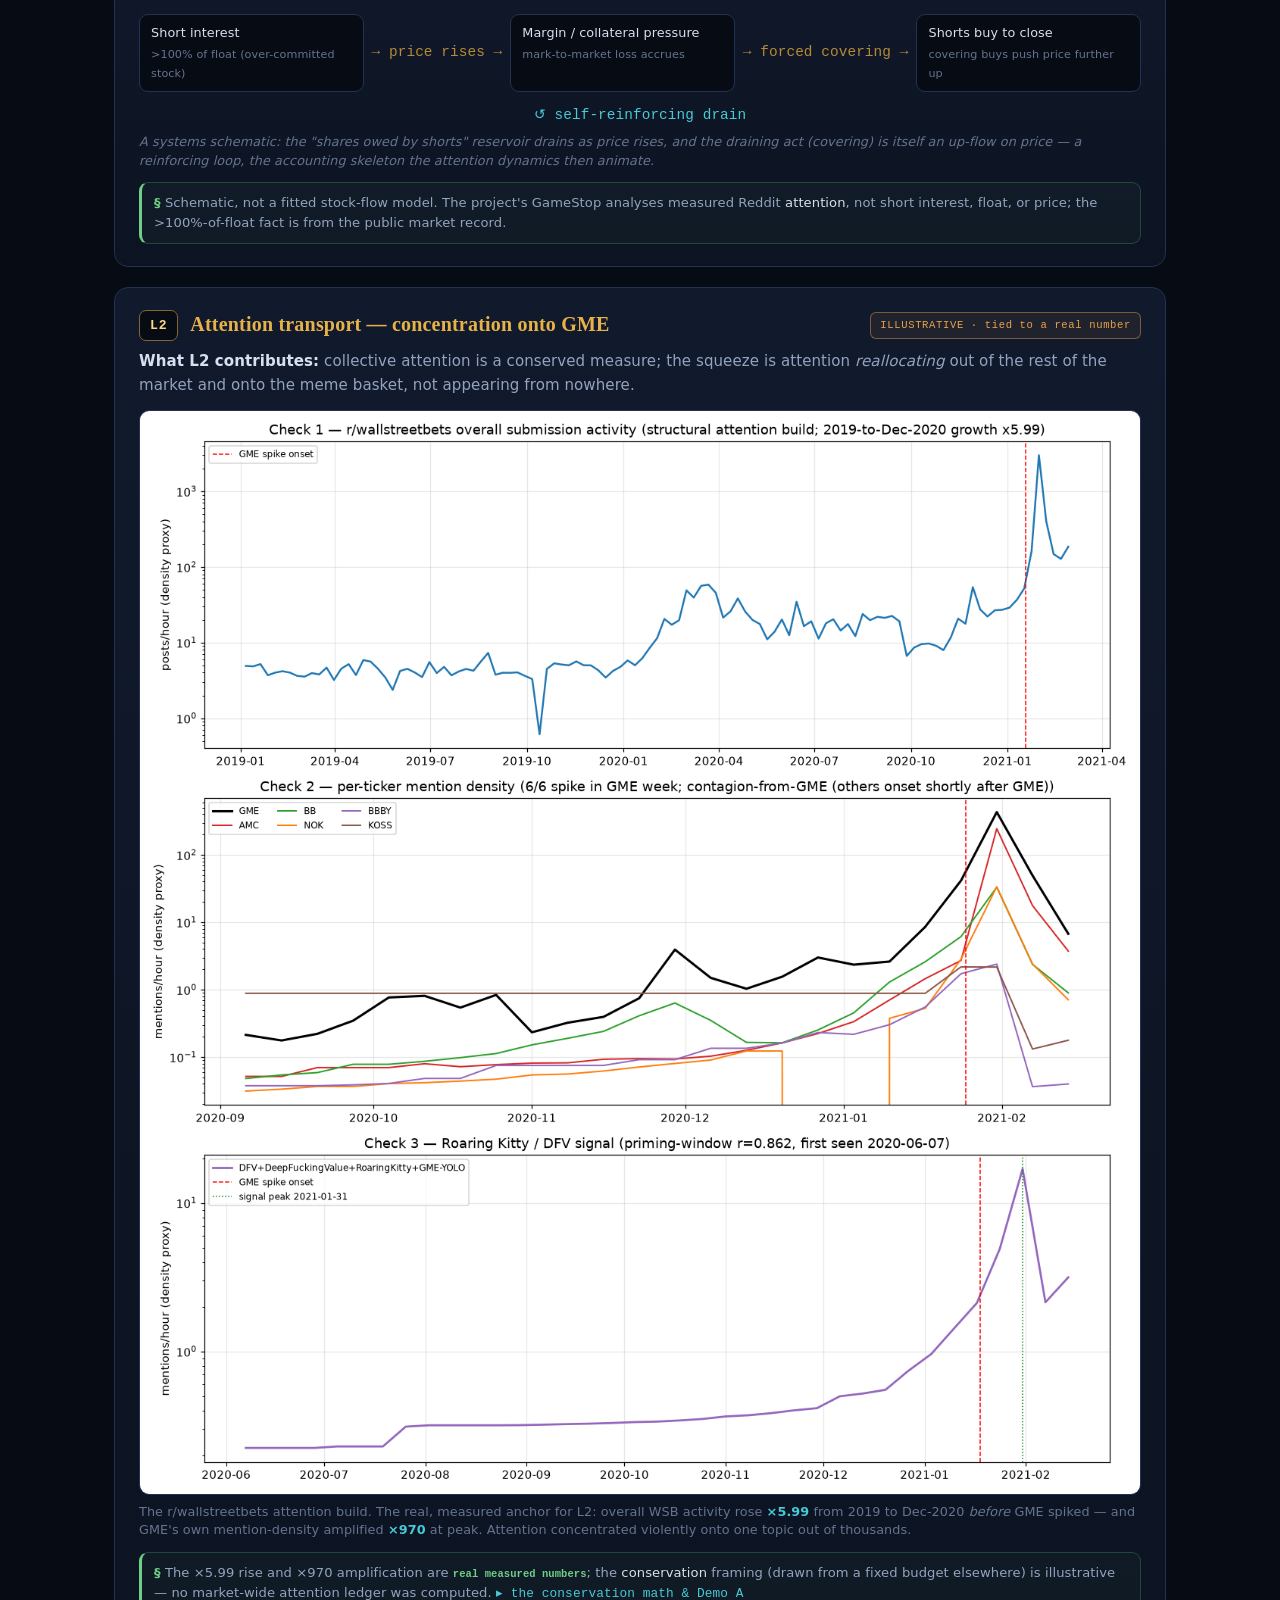
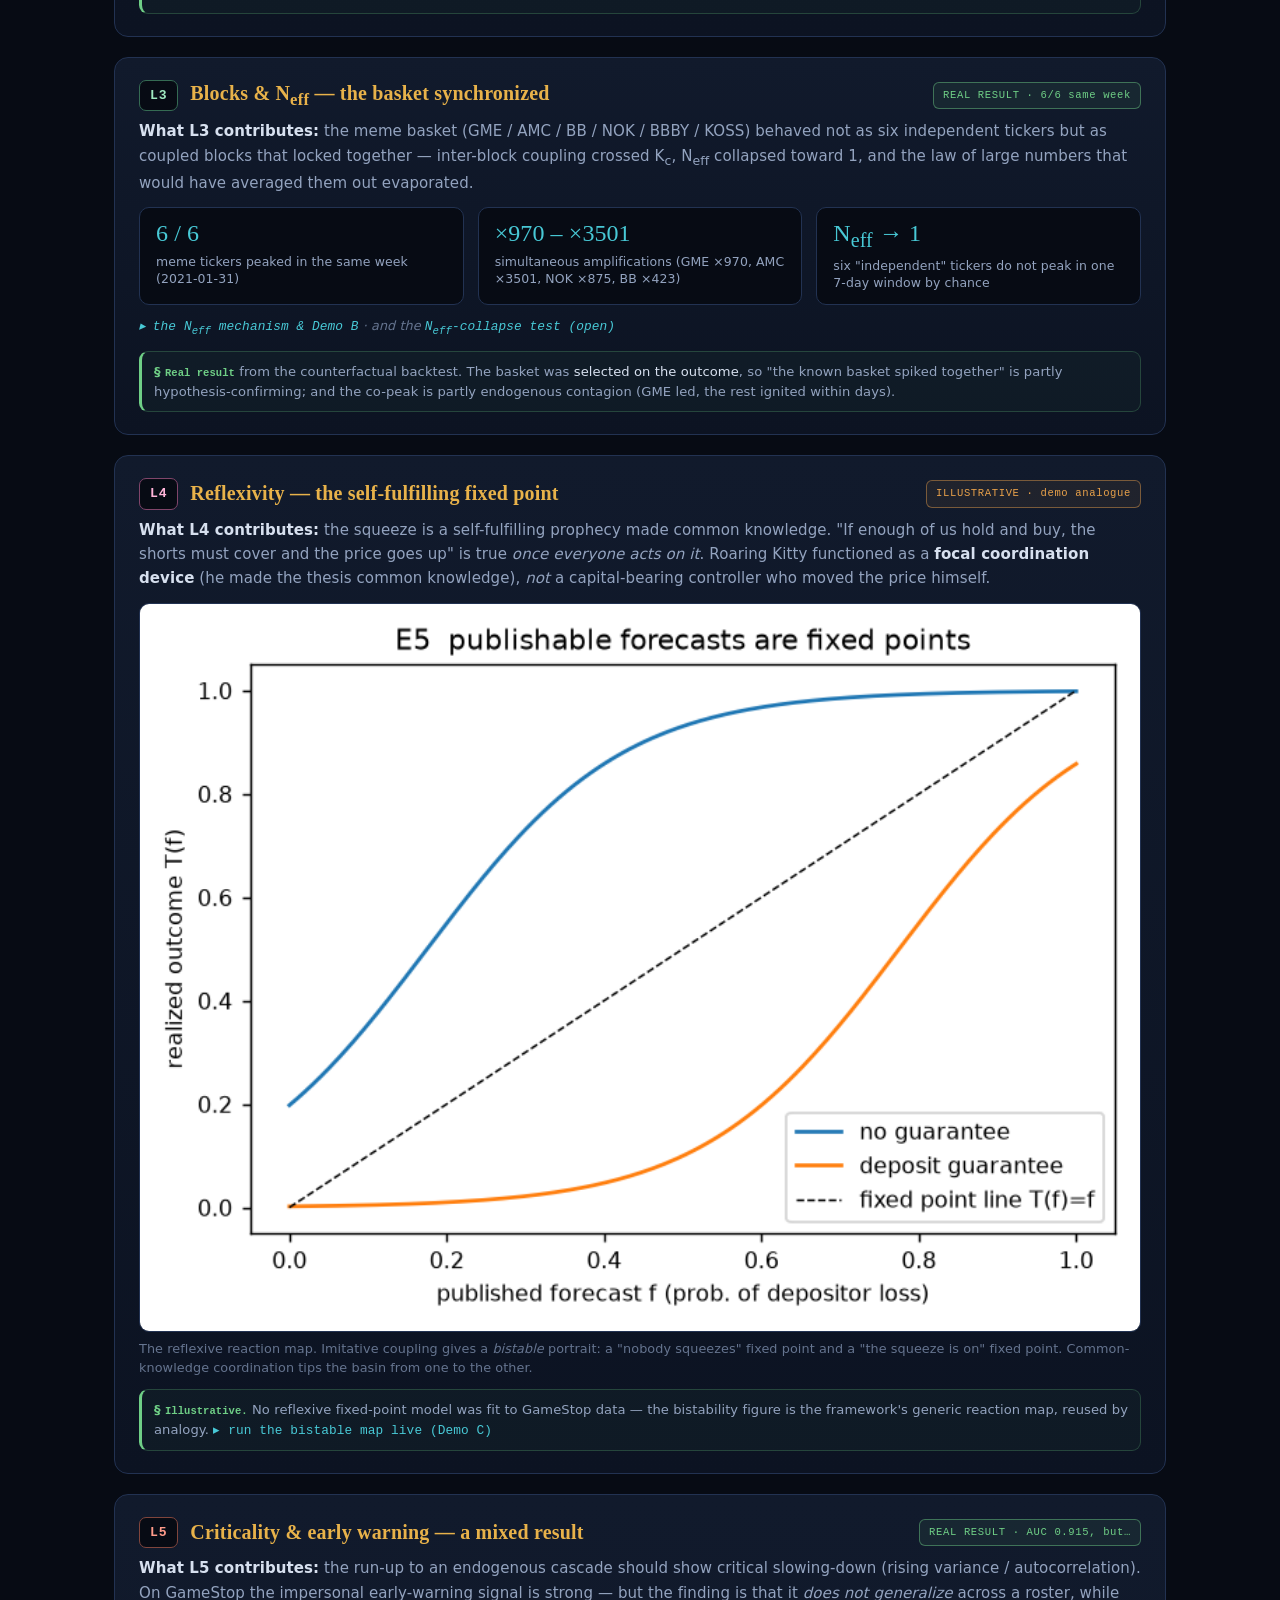
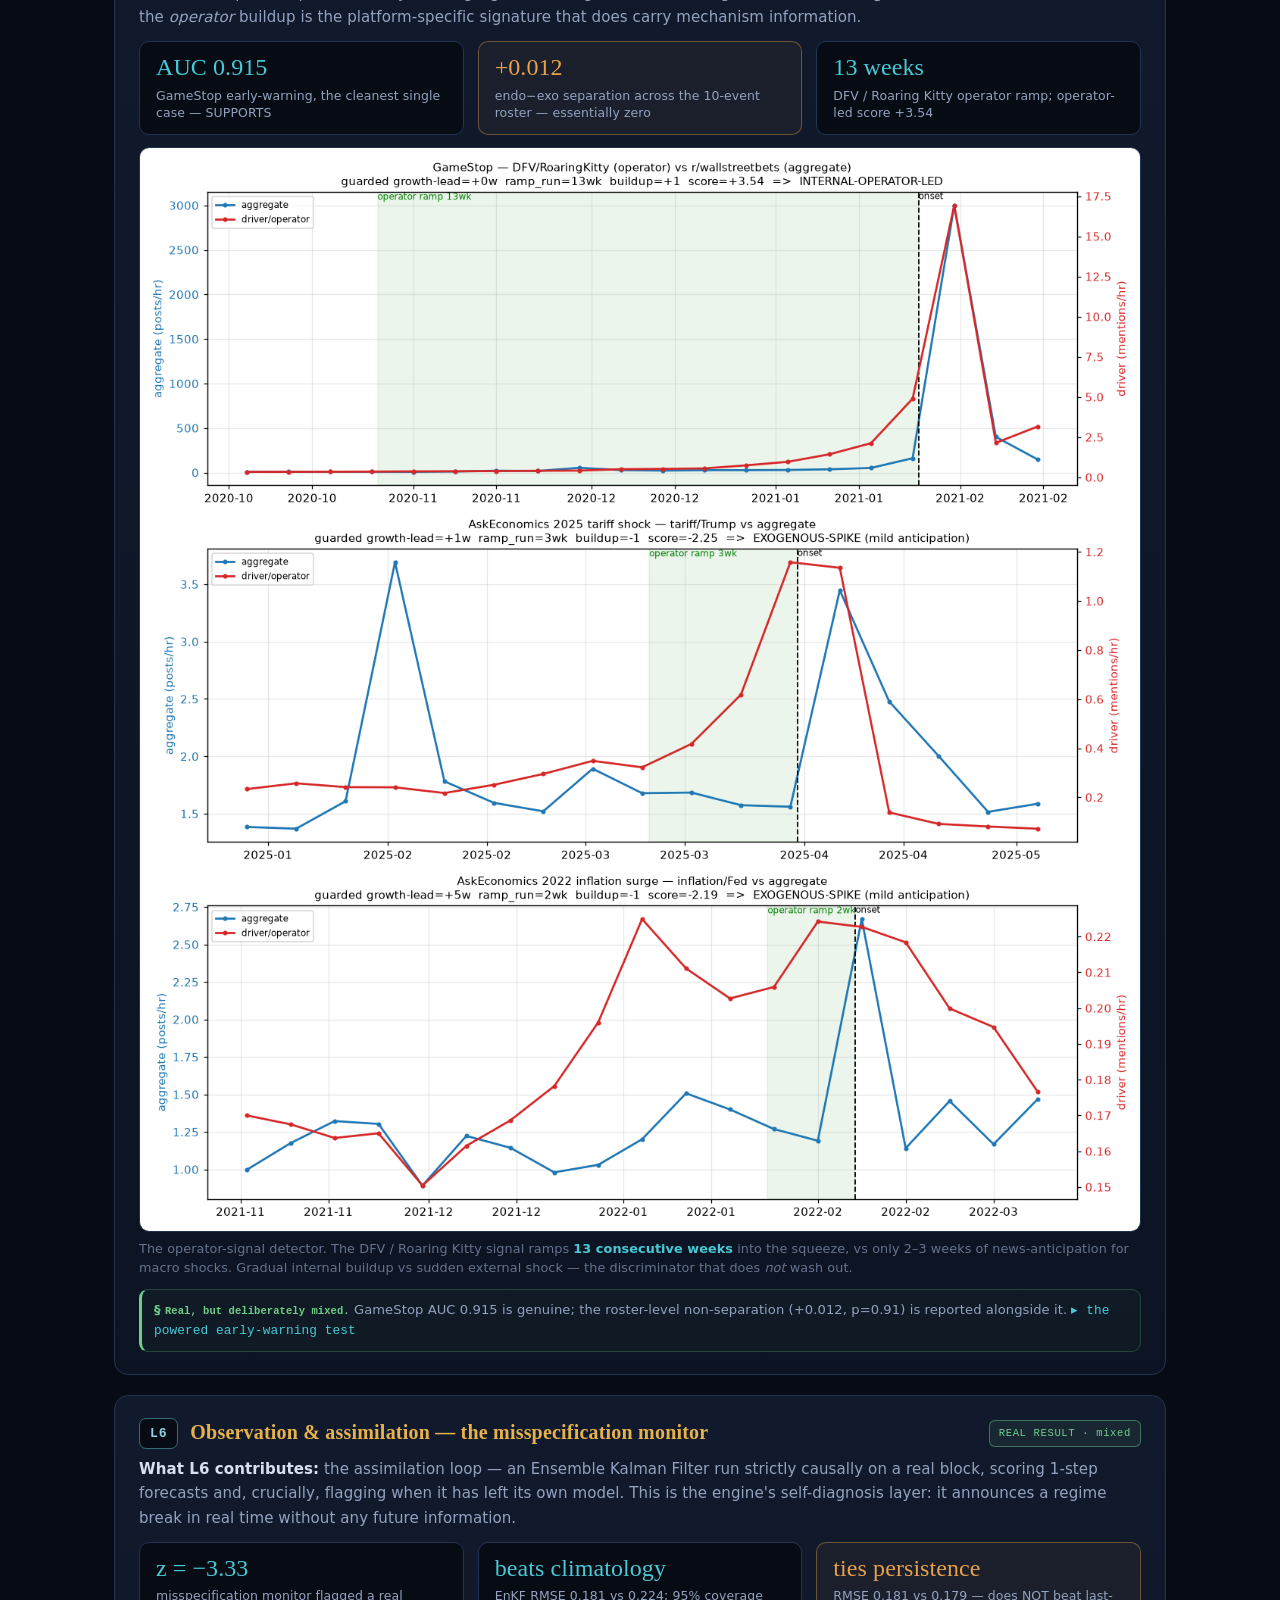
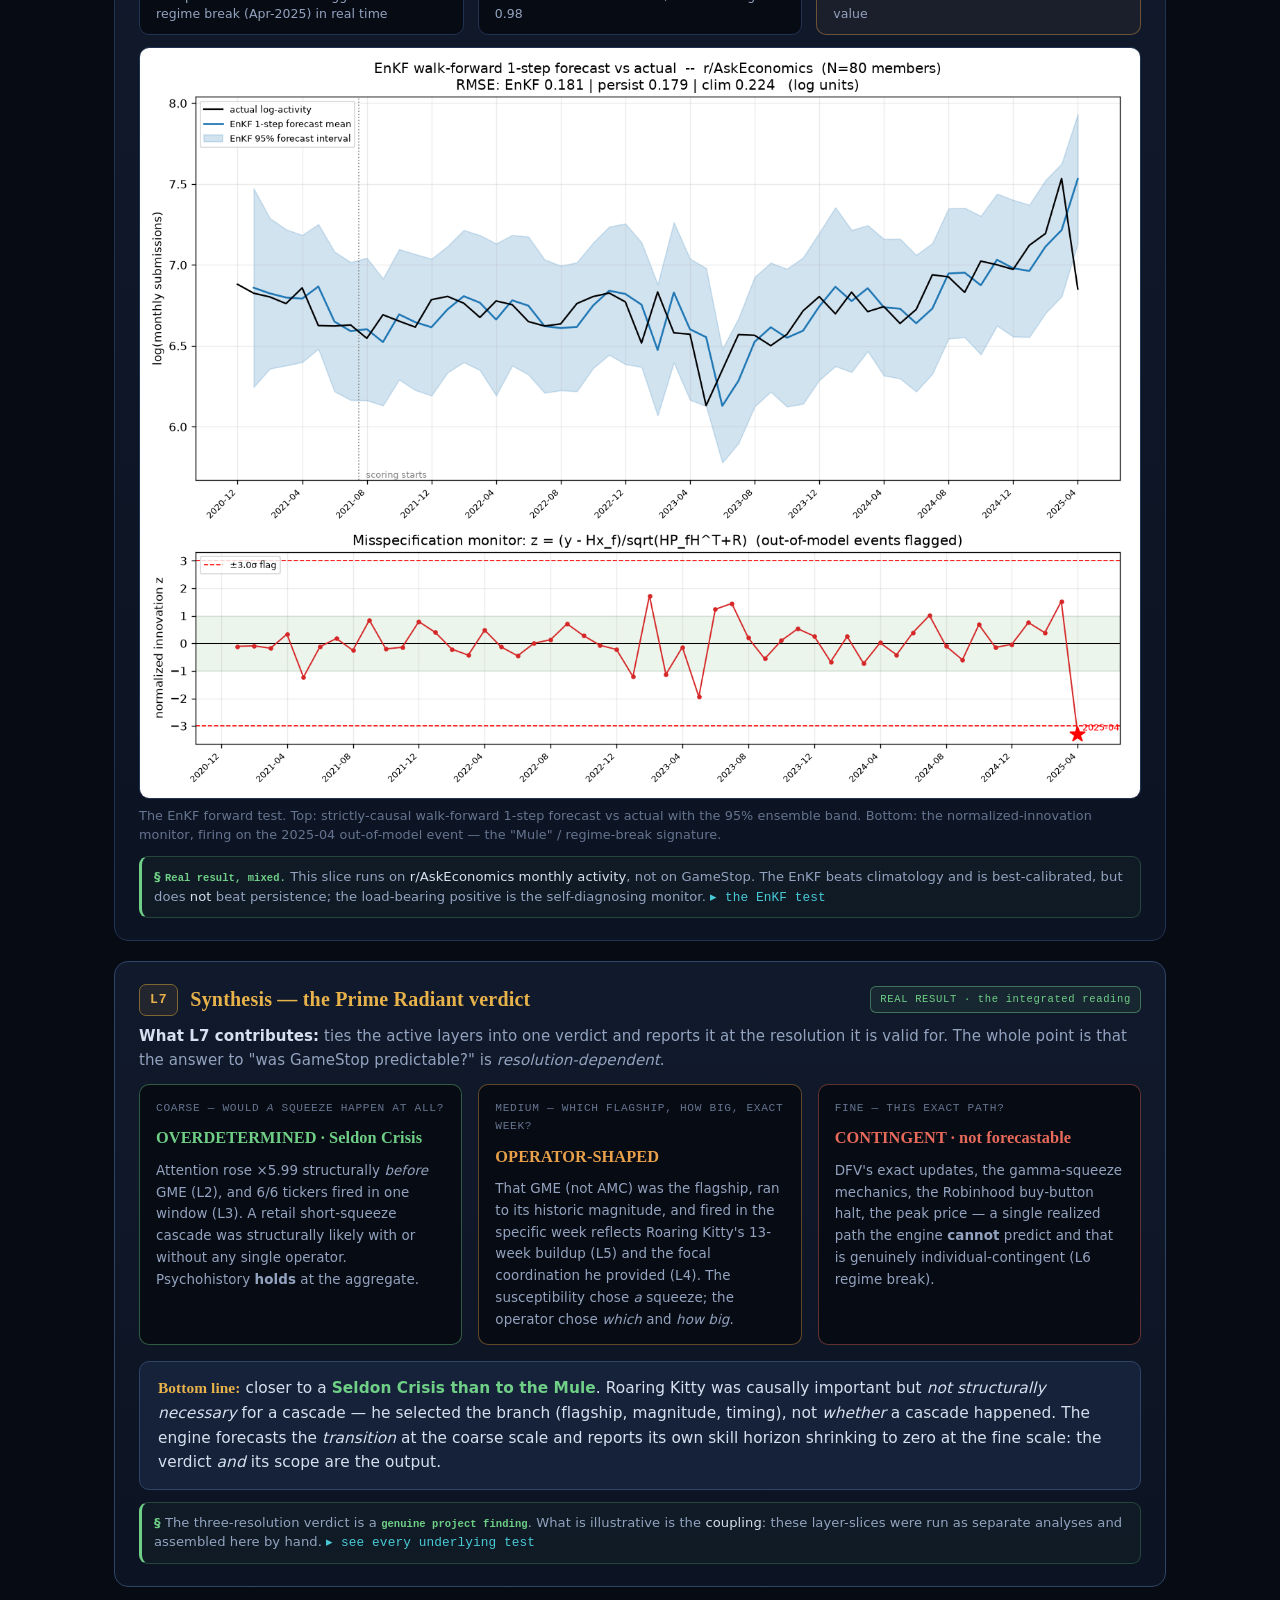
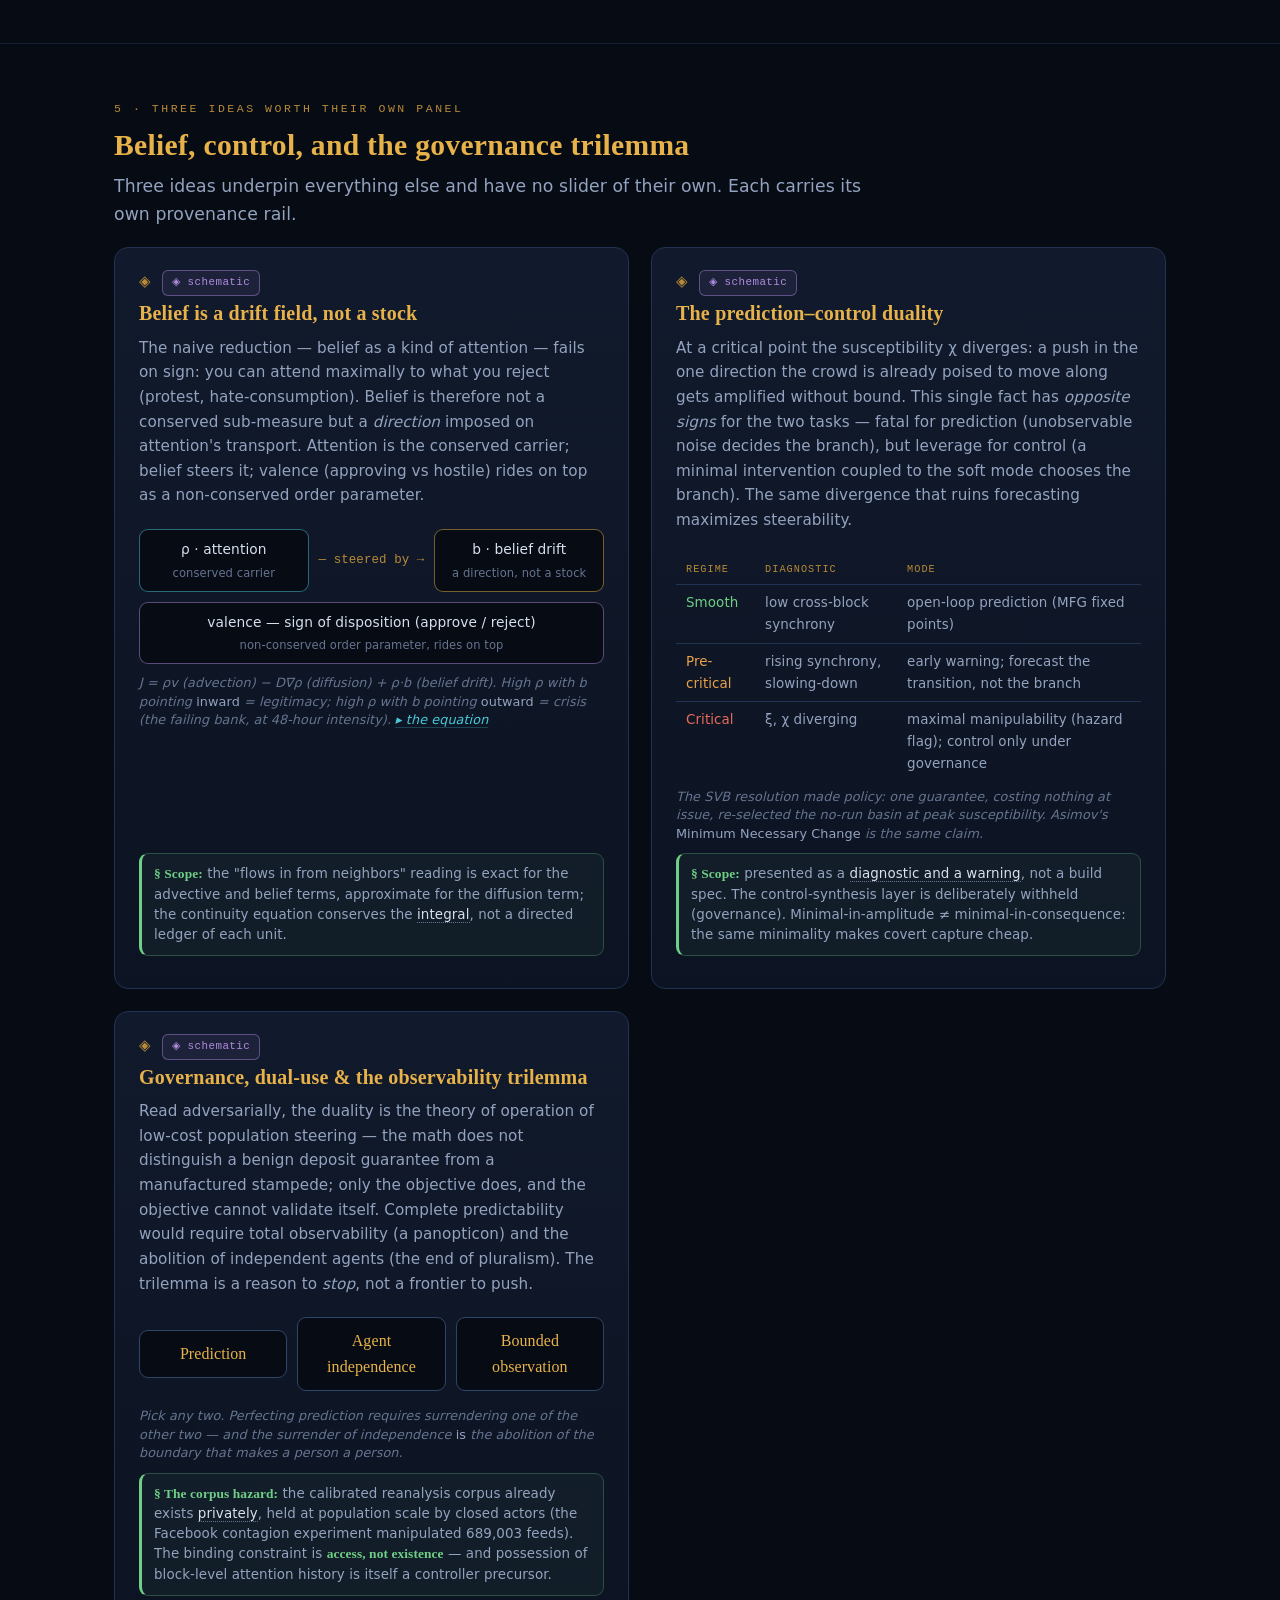
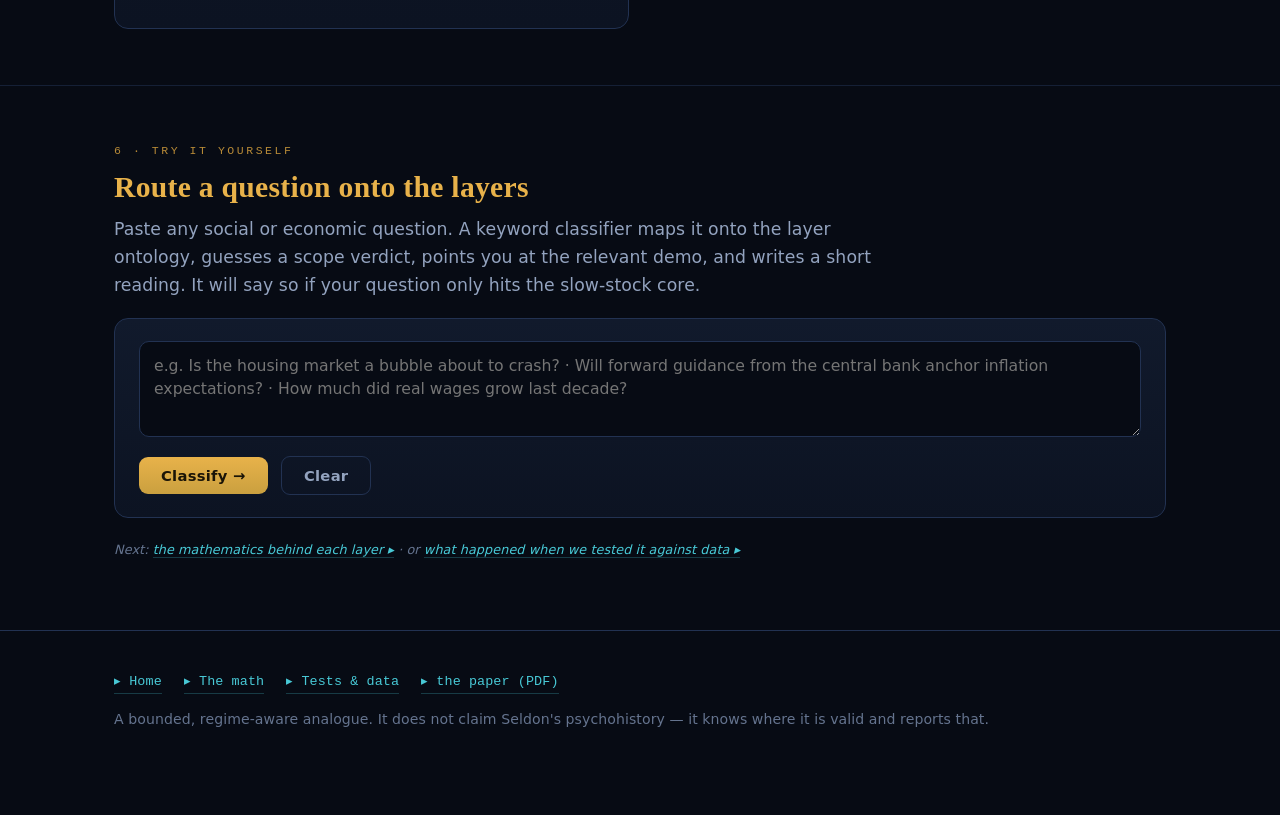
<file: site/tutorial.html>
<!DOCTYPE html>
<html lang="en">
<head>
<meta charset="utf-8" />
<meta name="viewport" content="width=device-width, initial-scale=1" />
<title>Psychohistory — the tutorial</title>
<link rel="stylesheet" href="styles.css" />
</head>
<body>

<nav class="topbar">
  <div class="wrap">
    <a class="brand" href="index.html"><span class="glyph">◈</span>Psychohistory</a>
    <span class="navlinks">
      <a href="index.html">Home</a>
      <a href="tutorial.html" class="active">Tutorial</a>
      <a href="math.html">The math</a>
      <a href="tests.html">Tests &amp; data</a>
      <a href="steering.html">Steering</a>
      <a href="control.html">Control</a>
      <a class="pdf" href="../psychohistory.pdf">Paper ▸</a>
    </span>
  </div>
</nav>

<!-- ============ PAGE HERO ============ -->
<header class="page-hero">
  <div class="wrap">
    <div class="crumb"><a href="index.html">Home</a> / Tutorial</div>
    <h1>Psychohistory, from scratch</h1>
    <p class="lead">Asimov imagined a science that could forecast the future of a galaxy of people while being useless for any single person. This tutorial builds the bounded, real-world version of that idea one step at a time: why weather is forecastable, which three properties make it so, where society has partial versions of each, and how the whole thing composes into an engine you can run on a single event.</p>
  </div>
</header>

<!-- ============ 1. THE CORE IDEA ============ -->
<section id="idea">
  <div class="wrap">
    <div class="eyebrow">1 · The core idea</div>
    <h2>The weather is the existence proof</h2>
    <p class="lead">Two hundred years ago, predicting next week's weather looked as hopeless as predicting next week's society looks now. It became routine, and not because of raw computing power. It became routine because the atmosphere has three structural properties that make ensemble forecasting meaningful.</p>

    <div class="grid-2" style="margin-top:22px">
      <div class="card">
        <h4>Why forecasting <em>can</em> work</h4>
        <p class="dim">A forecastable system needs: <b style="color:var(--ink)">(P1)</b> conserved quantities that confine its trajectories, <b style="color:var(--ink)">(P2)</b> weak coupling at the forecast scale so that statistics over quasi-independent regions are meaningful, and <b style="color:var(--ink)">(P3)</b> indifference to the forecast itself. The atmosphere has all three natively.</p>
      </div>
      <div class="card">
        <h4>The bounded claim</h4>
        <p class="dim">Society has <em>partial, local, conditional</em> analogues of each property. So the goal is not Seldon's perfect Plan. It is an engine that forecasts where the three properties hold, refuses where they do not, and <b style="color:var(--ink)">reports its own scope as a first-class output</b>. The conditions, not the compute, are the theory.</p>
      </div>
    </div>

    <h3 style="margin-top:30px">The three properties, and society's partial repair of each</h3>
    <div class="card" style="padding-top:8px;padding-bottom:8px">
      <table class="objtable">
        <thead><tr><th>Property</th><th>In the atmosphere</th><th>Society's partial analogue</th></tr></thead>
        <tbody>
          <tr><td>P1 · Conservation</td><td class="dim">mass / energy / momentum conserved; motion confined to a manifold</td><td class="dim">total attention is a roughly fixed budget; a panic creates no new hours. Belief is a <em>drift</em> on that budget, not a stock that appears from nowhere.</td></tr>
          <tr><td>P2 · Weak coupling</td><td class="dim">distant air parcels are nearly independent at the forecast scale</td><td class="dim">Simon near-decomposability: dense ties inside a community, sparse between. The statistical unit is the block; the effective number of independent units is N<sub>eff</sub> ≈ K, far below the population.</td></tr>
          <tr><td>P3 · Non-reflexivity</td><td class="dim">the storm never reads the forecast</td><td class="dim">a published social forecast <em>is</em> an input. It is repaired by only publishing fixed points — forecasts that stay true after everyone acts on them (mean-field-game equilibria).</td></tr>
        </tbody>
      </table>
    </div>
  </div>
</section>

<!-- ============ 2. RUNNING EXAMPLE ============ -->
<section id="svb">
  <div class="wrap">
    <div class="eyebrow">2 · One week that contains everything</div>
    <h2>The running example: Silicon Valley Bank, March 2023</h2>
    <p class="lead">Before any math, hold one concrete case in mind. Every mechanism in the framework appears in a single week of the SVB collapse.</p>
    <div class="grid-2" style="margin-top:22px">
      <div class="card"><h4>Attention concentrated in days (P1 / L2)</h4><p class="dim">A diffuse, calm depositor base focused almost all of its collective attention onto one question — "is my deposit safe?" — within 48 hours. No new attention was created; it was violently reallocated onto SVB out of everything else.</p></div>
      <div class="card"><h4>The forecast caused the outcome (P3 / L4)</h4><p class="dim">"The bank will fail" was not a neutral prediction. Acted on by enough depositors, it <em>made</em> the bank fail. This is reflexivity: the forecast is an input to the system it describes.</p></div>
      <div class="card"><h4>The run moved inside one block (P2 / L3)</h4><p class="dim">It propagated first within a tightly-coupled professional community (VC-backed startups on the same Slack channels and group chats) before jumping outward. The block, not the individual depositor, was the unit.</p></div>
      <div class="card"><h4>One intervention re-selected the basin (control / L5)</h4><p class="dim">A single deposit-guarantee announcement, costing nothing at issue, flipped the system from the "run" equilibrium back to the "no-run" equilibrium — at the exact moment of peak sensitivity. Prediction and control are duals.</p></div>
    </div>
    <p class="note" style="margin-top:18px">Keep SVB in mind as the small case; later we run the <em>whole</em> engine on a bigger one (GameStop) to see all the layers compose.</p>
  </div>
</section>

<!-- ============ 3. THE LAYERS ============ -->
<section id="layers">
  <div class="wrap">
    <div class="eyebrow">3 · The ontology</div>
    <h2>Eight layers: nothing is out of scope</h2>
    <p class="lead">The engine routes any social or economic question onto a stack of mechanism layers. The design insight is that <em>nothing is refused</em>: a value judgement is not dropped, it becomes a per-block valence prediction; a question that needs a number does not break the model, it triggers the data layer. Most questions live in the quiet accounting core; the dramatic machinery is a rare special regime.</p>

    <div class="card" style="padding-top:8px;padding-bottom:8px;margin-top:22px">
      <table class="maptable idxtable">
        <thead><tr><th>Layer</th><th>What it does</th><th>Seen in</th></tr></thead>
        <tbody>
          <tr><td>L0 · Valence</td><td class="dim">resolves "is this good or bad" <em>per block</em>, not in the absolute. Inequality is structurally guaranteed; the sign flips with tribe size.</td><td><a href="#engine">GameStop L0</a></td></tr>
          <tr><td>L1 · Slow stocks</td><td class="dim">the quiet accounting core — demographics, debt, wages, fiscal capacity. The workhorse: it fires on almost every real question.</td><td><a href="tests.html#coverage">Coverage</a></td></tr>
          <tr><td>L2 · Attention transport</td><td class="dim">collective attention as a conserved measure, with belief as a drift field steering it. Concentration is reallocation, not creation.</td><td><a href="math.html#conservation">Demo A</a></td></tr>
          <tr><td>L3 · Blocks &amp; N<sub>eff</sub></td><td class="dim">statistics over near-decomposable communities, not persons. The effective sample size is the number of blocks, N<sub>eff</sub> ≈ K.</td><td><a href="math.html#neff">Demo B</a></td></tr>
          <tr><td>L4 · Reflexivity</td><td class="dim">self-fulfilling forecasts resolved at mean-field-game fixed points. Monotone regime = one publishable forecast; imitative regime = bistable.</td><td><a href="math.html#reflexivity">Demo C</a></td></tr>
          <tr><td>L5 · Criticality</td><td class="dim">phase transitions with early-warning signals and a collapsing skill horizon. Where prediction hands off to control.</td><td><a href="math.html#criticality">Demo B</a> · <a href="tests.html#earlywarning">Tests</a></td></tr>
          <tr><td>L6 · Observation</td><td class="dim">the data-acquisition and assimilation layer. When a question needs a number, go fetch and cite it; run a filter; flag when the model has been left behind.</td><td><a href="tests.html#enkf">EnKF test</a></td></tr>
          <tr><td>L7 · Synthesis</td><td class="dim">ties the active layers into one verdict and reports it at the resolution it is valid for — the "Prime Radiant" view.</td><td><a href="#engine">GameStop L7</a></td></tr>
        </tbody>
      </table>
    </div>

    <h3 style="margin-top:30px">How a question gets a verdict: scope labels</h3>
    <p class="lead">Routing a question produces not just a reading but a <em>scope verdict</em> — a statement of how far the model can take it.</p>
    <div class="statrow">
      <div class="statbox good"><div class="sb-num">MODELED</div><div class="sb-lbl">structural mechanisms fully apply; the engine gives a real reading</div></div>
      <div class="statbox"><div class="sb-num">PARTIAL</div><div class="sb-lbl">some layers apply; comparative statics over parameters, not a forecast</div></div>
      <div class="statbox warn"><div class="sb-num">NEEDS-DATA</div><div class="sb-lbl">answerable only once a number is fetched and cited (L6)</div></div>
      <div class="statbox"><div class="sb-num">NORMATIVE</div><div class="sb-lbl">a value question — resolved as per-block valence (L0), never refused</div></div>
    </div>
    <p class="note">You can route your own question at the <a href="#classify">bottom of this page</a>.</p>
  </div>
</section>

<!-- ============ 4. ENGINE WALKTHROUGH ============ -->
<section id="engine">
  <div class="wrap">
    <div class="eyebrow">4 · One case, every layer</div>
    <h2>Running the whole engine on GameStop, January 2021</h2>
    <p class="lead">Now we take a single canonical case — the January-2021 GameStop / meme-stock short squeeze — and walk it down all seven mechanism layers (L0–L6) in order, then an L7 synthesis that ties them into one verdict. Each panel states what <em>that</em> layer contributes, shows the real result or figure where the project has one, and is tagged where the layer is shown illustratively.</p>

    <div class="card engine-intro" id="engineIntro">
      <div class="engine-intro-grid">
        <div>
          <h4>What this is</h4>
          <p class="dim">A <b style="color:var(--ink)">pedagogical integration</b>: it stitches the project's real GameStop analyses (the structural-overdetermination counterfactual, the operator-signal detector, the early-warning battery, the EnKF forward test) together with the engine's layer definitions into one seven-layer narrative. Read top to bottom, it is the "Prime Radiant view" of a single Seldon Crisis.</p>
        </div>
        <div>
          <h4>What this is not</h4>
          <p class="dim">It is <b style="color:var(--ink)">not</b> a claim that a fully-coupled, end-to-end engine has been validated. No layer feeds its state into the next in code here; each layer's result was produced by a <em>separate</em> retrospective analysis on a coarse mention-density proxy. <b style="color:var(--red)">L2 (attention transport)</b> and <b style="color:var(--red)">L4 (reflexivity)</b> lack a clean real-data realization on GameStop and are shown <em>illustratively</em>.</p>
        </div>
      </div>
      <div class="engine-honestyrail">
        <span class="ehr-tag">§ PROVENANCE RAIL</span>
        <span>Real layer-slices, composed by hand — not a coupled run. The bottom-line verdict (L7 synthesis) is a genuine project finding (Seldon-Crisis-not-Mule at the aggregate); the L0–L6 <em>ordering</em> is a teaching device. Every panel carries its own provenance tag: <b class="ehr-real">REAL RESULT</b> where a backtest produced the number/figure, <b class="ehr-ill">ILLUSTRATIVE</b> where the layer is a simplified or qualitative gloss.</span>
      </div>
    </div>

    <div class="engine-layers" id="engineLayers">

      <article class="card engine-layer">
        <div class="el-head"><span class="el-badge L0">L0</span><h3>Valence — "us vs them"</h3><span class="el-tag ill">ILLUSTRATIVE · qualitative</span></div>
        <p class="el-contrib"><b>What L0 contributes:</b> resolves the "is this good or bad" question per block rather than in the absolute. GameStop was never one public; it split into opposed valence camps, and that conflict framing is the order parameter the later layers ride on.</p>
        <div class="el-body">
          <table class="mini-table">
            <thead><tr><th>Block</th><th>Reads the squeeze as</th><th>Why (structural)</th></tr></thead>
            <tbody>
              <tr><td>Retail / r/wallstreetbets</td><td class="g">positive — righteous</td><td>a populist strike against short-selling funds; identity-defining "us"</td></tr>
              <tr><td>Short-selling hedge funds</td><td class="r">negative — manipulation</td><td>their short position is the loss; the "them"</td></tr>
              <tr><td>Brokerages / clearing</td><td class="w">negative — systemic risk</td><td>collateral and settlement exposure; the buy-button halt</td></tr>
              <tr><td>Regulators / media</td><td>mixed</td><td>read as either market-democratization or as a disorderly bubble</td></tr>
            </tbody>
          </table>
        </div>
        <p class="el-honest"><b>§</b> Qualitative valence table only — no per-block sentiment series was extracted. The blocks and signs are an analyst reading of the public record, not a measured field.</p>
      </article>

      <article class="card engine-layer">
        <div class="el-head"><span class="el-badge L1">L1</span><h3>Slow stocks — the squeeze as a drain</h3><span class="el-tag ill">ILLUSTRATIVE · schematic</span></div>
        <p class="el-contrib"><b>What L1 contributes:</b> the quiet accounting core. Underneath the meme is a stock-and-flow: the shorts' borrowed-share obligation is a stock that must eventually be covered, and short interest above 100% of float means the stock is structurally over-committed before any belief dynamics fire.</p>
        <div class="el-body">
          <div class="engine-flow">
            <span class="estep">Short interest<br><small>&gt;100% of float (over-committed stock)</small></span>
            <span class="earrow">→ price rises →</span>
            <span class="estep">Margin / collateral pressure<br><small>mark-to-market loss accrues</small></span>
            <span class="earrow">→ forced covering →</span>
            <span class="estep">Shorts buy to close<br><small>covering buys push price further up</small></span>
            <span class="earrow ecycle">↺ self-reinforcing drain</span>
          </div>
          <p class="flux-caption">A systems schematic: the "shares owed by shorts" reservoir drains as price rises, and the draining act (covering) is itself an up-flow on price — a reinforcing loop, the accounting skeleton the attention dynamics then animate.</p>
        </div>
        <p class="el-honest"><b>§</b> Schematic, not a fitted stock-flow model. The project's GameStop analyses measured Reddit <em>attention</em>, not short interest, float, or price; the &gt;100%-of-float fact is from the public market record.</p>
      </article>

      <article class="card engine-layer">
        <div class="el-head"><span class="el-badge L2">L2</span><h3>Attention transport — concentration onto GME</h3><span class="el-tag ill">ILLUSTRATIVE · tied to a real number</span></div>
        <p class="el-contrib"><b>What L2 contributes:</b> collective attention is a conserved measure; the squeeze is attention <em>reallocating</em> out of the rest of the market and onto the meme basket, not appearing from nowhere.</p>
        <div class="el-body">
          <figure class="concept-fig">
            <img src="assets/figure_counterfactual.png" alt="GameStop attention build and multi-ticker concentration" loading="lazy" />
            <figcaption>The r/wallstreetbets attention build. The real, measured anchor for L2: overall WSB activity rose <b style="color:var(--cyan)">×5.99</b> from 2019 to Dec-2020 <em>before</em> GME spiked — and GME's own mention-density amplified <b style="color:var(--cyan)">×970</b> at peak. Attention concentrated violently onto one topic out of thousands.</figcaption>
          </figure>
        </div>
        <p class="el-honest"><b>§</b> The ×5.99 rise and ×970 amplification are <b class="ehr-real">real measured numbers</b>; the <em>conservation</em> framing (drawn from a fixed budget elsewhere) is illustrative — no market-wide attention ledger was computed. <a class="concept-link" href="math.html#conservation">▸ the conservation math &amp; Demo A</a></p>
      </article>

      <article class="card engine-layer">
        <div class="el-head"><span class="el-badge L3">L3</span><h3>Blocks &amp; N<sub>eff</sub> — the basket synchronized</h3><span class="el-tag real">REAL RESULT · 6/6 same week</span></div>
        <p class="el-contrib"><b>What L3 contributes:</b> the meme basket (GME / AMC / BB / NOK / BBBY / KOSS) behaved not as six independent tickers but as coupled blocks that locked together — inter-block coupling crossed K<sub>c</sub>, N<sub>eff</sub> collapsed toward 1, and the law of large numbers that would have averaged them out evaporated.</p>
        <div class="el-body">
          <div class="el-statrow">
            <div class="el-stat"><div class="el-statnum">6 / 6</div><div class="el-statlbl">meme tickers peaked in the same week (2021-01-31)</div></div>
            <div class="el-stat"><div class="el-statnum">×970 – ×3501</div><div class="el-statlbl">simultaneous amplifications (GME ×970, AMC ×3501, NOK ×875, BB ×423)</div></div>
            <div class="el-stat"><div class="el-statnum">N<sub>eff</sub> → 1</div><div class="el-statlbl">six "independent" tickers do not peak in one 7-day window by chance</div></div>
          </div>
          <p class="flux-caption"><a class="concept-link" href="math.html#neff" style="display:inline">▸ the N<sub>eff</sub> mechanism &amp; Demo B</a> · and the <a class="concept-link" href="tests.html#neff" style="display:inline">N<sub>eff</sub>-collapse test (open)</a></p>
        </div>
        <p class="el-honest"><b>§</b> <b class="ehr-real">Real result</b> from the counterfactual backtest. The basket was <em>selected on the outcome</em>, so "the known basket spiked together" is partly hypothesis-confirming; and the co-peak is partly endogenous contagion (GME led, the rest ignited within days).</p>
      </article>

      <article class="card engine-layer">
        <div class="el-head"><span class="el-badge L4">L4</span><h3>Reflexivity — the self-fulfilling fixed point</h3><span class="el-tag ill">ILLUSTRATIVE · demo analogue</span></div>
        <p class="el-contrib"><b>What L4 contributes:</b> the squeeze is a self-fulfilling prophecy made common knowledge. "If enough of us hold and buy, the shorts must cover and the price goes up" is true <em>once everyone acts on it</em>. Roaring Kitty functioned as a <b>focal coordination device</b> (he made the thesis common knowledge), <em>not</em> a capital-bearing controller who moved the price himself.</p>
        <div class="el-body">
          <figure class="concept-fig">
            <img src="assets/E5_fixed_points.png" alt="Reflexive reaction map: bistable run / no-run fixed points" loading="lazy" />
            <figcaption>The reflexive reaction map. Imitative coupling gives a <em>bistable</em> portrait: a "nobody squeezes" fixed point and a "the squeeze is on" fixed point. Common-knowledge coordination tips the basin from one to the other.</figcaption>
          </figure>
        </div>
        <p class="el-honest"><b>§</b> <b class="ehr-ill">Illustrative.</b> No reflexive fixed-point model was fit to GameStop data — the bistability figure is the framework's generic reaction map, reused by analogy. <a class="concept-link" href="math.html#reflexivity">▸ run the bistable map live (Demo C)</a></p>
      </article>

      <article class="card engine-layer">
        <div class="el-head"><span class="el-badge L5">L5</span><h3>Criticality &amp; early warning — a mixed result</h3><span class="el-tag real">REAL RESULT · AUC 0.915, but…</span></div>
        <p class="el-contrib"><b>What L5 contributes:</b> the run-up to an endogenous cascade should show critical slowing-down (rising variance / autocorrelation). On GameStop the impersonal early-warning signal is strong — but the finding is that it <em>does not generalize</em> across a roster, while the <em>operator</em> buildup is the platform-specific signature that does carry mechanism information.</p>
        <div class="el-body">
          <div class="el-statrow">
            <div class="el-stat"><div class="el-statnum">AUC 0.915</div><div class="el-statlbl">GameStop early-warning, the cleanest single case — SUPPORTS</div></div>
            <div class="el-stat warn"><div class="el-statnum">+0.012</div><div class="el-statlbl">endo−exo separation across the 10-event roster — essentially zero</div></div>
            <div class="el-stat"><div class="el-statnum">13 weeks</div><div class="el-statlbl">DFV / Roaring Kitty operator ramp; operator-led score +3.54</div></div>
          </div>
          <figure class="concept-fig">
            <img src="assets/figure_major_player.png" alt="Operator-signal detector: DFV 13-week buildup vs macro shocks" loading="lazy" />
            <figcaption>The operator-signal detector. The DFV / Roaring Kitty signal ramps <b style="color:var(--cyan)">13 consecutive weeks</b> into the squeeze, vs only 2–3 weeks of news-anticipation for macro shocks. Gradual internal buildup vs sudden external shock — the discriminator that does <em>not</em> wash out.</figcaption>
          </figure>
        </div>
        <p class="el-honest"><b>§</b> <b class="ehr-real">Real, but deliberately mixed.</b> GameStop AUC 0.915 is genuine; the roster-level non-separation (+0.012, p=0.91) is reported alongside it. <a class="concept-link" href="tests.html#earlywarning">▸ the powered early-warning test</a></p>
      </article>

      <article class="card engine-layer">
        <div class="el-head"><span class="el-badge L6">L6</span><h3>Observation &amp; assimilation — the misspecification monitor</h3><span class="el-tag real">REAL RESULT · mixed</span></div>
        <p class="el-contrib"><b>What L6 contributes:</b> the assimilation loop — an Ensemble Kalman Filter run strictly causally on a real block, scoring 1-step forecasts and, crucially, flagging when it has left its own model. This is the engine's self-diagnosis layer: it announces a regime break in real time without any future information.</p>
        <div class="el-body">
          <div class="el-statrow">
            <div class="el-stat"><div class="el-statnum">z = −3.33</div><div class="el-statlbl">misspecification monitor flagged a real regime break (Apr-2025) in real time</div></div>
            <div class="el-stat"><div class="el-statnum">beats climatology</div><div class="el-statlbl">EnKF RMSE 0.181 vs 0.224; 95% coverage 0.98</div></div>
            <div class="el-stat warn"><div class="el-statnum">ties persistence</div><div class="el-statlbl">RMSE 0.181 vs 0.179 — does NOT beat last-value</div></div>
          </div>
          <figure class="concept-fig">
            <img src="assets/enkf_forward.png" alt="EnKF walk-forward forecast and misspecification monitor" loading="lazy" />
            <figcaption>The EnKF forward test. Top: strictly-causal walk-forward 1-step forecast vs actual with the 95% ensemble band. Bottom: the normalized-innovation monitor, firing on the 2025-04 out-of-model event — the "Mule" / regime-break signature.</figcaption>
          </figure>
        </div>
        <p class="el-honest"><b>§</b> <b class="ehr-real">Real result, mixed.</b> This slice runs on <em>r/AskEconomics monthly activity</em>, not on GameStop. The EnKF beats climatology and is best-calibrated, but does <em>not</em> beat persistence; the load-bearing positive is the self-diagnosing monitor. <a class="concept-link" href="tests.html#enkf">▸ the EnKF test</a></p>
      </article>

      <article class="card engine-layer wide">
        <div class="el-head"><span class="el-badge L7">L7</span><h3>Synthesis — the Prime Radiant verdict</h3><span class="el-tag real">REAL RESULT · the integrated reading</span></div>
        <p class="el-contrib"><b>What L7 contributes:</b> ties the active layers into one verdict and reports it at the resolution it is valid for. The whole point is that the answer to "was GameStop predictable?" is <em>resolution-dependent</em>.</p>
        <div class="el-body">
          <div class="el-resolutions">
            <div class="el-res coarse">
              <div class="el-reshd">COARSE — would <em>a</em> squeeze happen at all?</div>
              <div class="el-resverdict good">OVERDETERMINED · Seldon Crisis</div>
              <p class="dim">Attention rose ×5.99 structurally <em>before</em> GME (L2), and 6/6 tickers fired in one window (L3). A retail short-squeeze cascade was structurally likely with or without any single operator. Psychohistory <b>holds</b> at the aggregate.</p>
            </div>
            <div class="el-res medium">
              <div class="el-reshd">MEDIUM — which flagship, how big, exact week?</div>
              <div class="el-resverdict warn">OPERATOR-SHAPED</div>
              <p class="dim">That GME (not AMC) was the flagship, ran to its historic magnitude, and fired in the specific week reflects Roaring Kitty's 13-week buildup (L5) and the focal coordination he provided (L4). The susceptibility chose <em>a</em> squeeze; the operator chose <em>which</em> and <em>how big</em>.</p>
            </div>
            <div class="el-res fine">
              <div class="el-reshd">FINE — this exact path?</div>
              <div class="el-resverdict crit">CONTINGENT · not forecastable</div>
              <p class="dim">DFV's exact updates, the gamma-squeeze mechanics, the Robinhood buy-button halt, the peak price — a single realized path the engine <b>cannot</b> predict and that is genuinely individual-contingent (L6 regime break).</p>
            </div>
          </div>
          <div class="el-bottomline">
            <b>Bottom line:</b> closer to a <b style="color:var(--green)">Seldon Crisis than to the Mule</b>. Roaring Kitty was causally important but <em>not structurally necessary</em> for a cascade — he selected the branch (flagship, magnitude, timing), not <em>whether</em> a cascade happened. The engine forecasts the <em>transition</em> at the coarse scale and reports its own skill horizon shrinking to zero at the fine scale: the verdict <em>and</em> its scope are the output.
          </div>
        </div>
        <p class="el-honest"><b>§</b> The three-resolution verdict is a <b class="ehr-real">genuine project finding</b>. What is illustrative is the <em>coupling</em>: these layer-slices were run as separate analyses and assembled here by hand. <a class="concept-link" href="tests.html">▸ see every underlying test</a></p>
      </article>

    </div>
  </div>
</section>

<!-- ============ 5. THREE DEEPER IDEAS ============ -->
<section id="concepts">
  <div class="wrap">
    <div class="eyebrow">5 · Three ideas worth their own panel</div>
    <h2>Belief, control, and the governance trilemma</h2>
    <p class="lead">Three ideas underpin everything else and have no slider of their own. Each carries its own provenance rail.</p>

    <div class="concept-grid" style="margin-top:18px">
      <article class="card concept" id="belief">
        <div class="concept-head"><span class="cnum">◈</span><span class="cbadge schematic">◈ schematic</span></div>
        <h3>Belief is a drift field, not a stock</h3>
        <p class="dim">The naive reduction — belief as a kind of attention — fails on sign: you can attend maximally to what you reject (protest, hate-consumption). Belief is therefore not a conserved sub-measure but a <em>direction</em> imposed on attention's transport. Attention is the conserved carrier; belief steers it; valence (approving vs hostile) rides on top as a non-conserved order parameter.</p>
        <div class="concept-schematic">
          <div class="flux-row">
            <span class="flux-node carrier">ρ · attention<br><small>conserved carrier</small></span>
            <span class="flux-arrow">— steered by →</span>
            <span class="flux-node drift">b · belief drift<br><small>a direction, not a stock</small></span>
          </div>
          <div class="flux-row">
            <span class="flux-node valence">valence — sign of disposition (approve / reject)<br><small>non-conserved order parameter, rides on top</small></span>
          </div>
          <p class="flux-caption">J = ρv (advection) − D∇ρ (diffusion) + ρ·b (belief drift). High ρ with b pointing <em>inward</em> = legitimacy; high ρ with b pointing <em>outward</em> = crisis (the failing bank, at 48-hour intensity). <a href="math.html#conservation">▸ the equation</a></p>
        </div>
        <p class="honesty-rail"><b>§ Scope:</b> the "flows in from neighbors" reading is exact for the advective and belief terms, approximate for the diffusion term; the continuity equation conserves the <em>integral</em>, not a directed ledger of each unit.</p>
      </article>

      <article class="card concept" id="control">
        <div class="concept-head"><span class="cnum">◈</span><span class="cbadge schematic">◈ schematic</span></div>
        <h3>The prediction–control duality</h3>
        <p class="dim">At a critical point the susceptibility χ diverges: a push in the one direction the crowd is already poised to move along gets amplified without bound. This single fact has <em>opposite signs</em> for the two tasks — fatal for prediction (unobservable noise decides the branch), but leverage for control (a minimal intervention coupled to the soft mode chooses the branch). The same divergence that ruins forecasting maximizes steerability.</p>
        <div class="concept-schematic">
          <table class="mini-table">
            <thead><tr><th>Regime</th><th>Diagnostic</th><th>Mode</th></tr></thead>
            <tbody>
              <tr><td class="g">Smooth</td><td>low cross-block synchrony</td><td>open-loop prediction (MFG fixed points)</td></tr>
              <tr><td class="w">Pre-critical</td><td>rising synchrony, slowing-down</td><td>early warning; forecast the transition, not the branch</td></tr>
              <tr><td class="r">Critical</td><td>ξ, χ diverging</td><td>maximal manipulability (hazard flag); control only under governance</td></tr>
            </tbody>
          </table>
          <p class="flux-caption">The SVB resolution made policy: one guarantee, costing nothing at issue, re-selected the no-run basin at peak susceptibility. Asimov's <em>Minimum Necessary Change</em> is the same claim.</p>
        </div>
        <p class="honesty-rail"><b>§ Scope:</b> presented as a <em>diagnostic and a warning</em>, not a build spec. The control-synthesis layer is deliberately withheld (governance). Minimal-in-amplitude ≠ minimal-in-consequence: the same minimality makes covert capture cheap.</p>
      </article>

      <article class="card concept" id="governance">
        <div class="concept-head"><span class="cnum">◈</span><span class="cbadge schematic">◈ schematic</span></div>
        <h3>Governance, dual-use &amp; the observability trilemma</h3>
        <p class="dim">Read adversarially, the duality is the theory of operation of low-cost population steering — the math does not distinguish a benign deposit guarantee from a manufactured stampede; only the objective does, and the objective cannot validate itself. Complete predictability would require total observability (a panopticon) and the abolition of independent agents (the end of pluralism). The trilemma is a reason to <em>stop</em>, not a frontier to push.</p>
        <div class="concept-schematic">
          <div class="trilemma">
            <span class="tri-node">Prediction</span>
            <span class="tri-node">Agent independence</span>
            <span class="tri-node">Bounded observation</span>
            <p class="flux-caption">Pick any two. Perfecting prediction requires surrendering one of the other two — and the surrender of independence <em>is</em> the abolition of the boundary that makes a person a person.</p>
          </div>
        </div>
        <p class="honesty-rail"><b>§ The corpus hazard:</b> the calibrated reanalysis corpus already exists <em>privately</em>, held at population scale by closed actors (the Facebook contagion experiment manipulated 689,003 feeds). The binding constraint is <b>access, not existence</b> — and possession of block-level attention history is itself a controller precursor.</p>
      </article>
    </div>
  </div>
</section>

<!-- ============ 6. CLASSIFY ============ -->
<section id="classify">
  <div class="wrap">
    <div class="eyebrow">6 · Try it yourself</div>
    <h2>Route a question onto the layers</h2>
    <p class="lead">Paste any social or economic question. A keyword classifier maps it onto the layer ontology, guesses a scope verdict, points you at the relevant demo, and writes a short reading. It will say so if your question only hits the slow-stock core.</p>
    <div class="card" style="margin-top:18px">
      <textarea id="classifyInput" placeholder="e.g. Is the housing market a bubble about to crash? · Will forward guidance from the central bank anchor inflation expectations? · How much did real wages grow last decade?"></textarea>
      <div>
        <button class="btn" id="classifyBtn">Classify →</button>
        <button class="btn ghost" id="classifyClear">Clear</button>
      </div>
      <div class="classify-out hidden" id="classifyOut"></div>
    </div>
    <p class="note" style="margin-top:18px">Next: <a href="math.html">the mathematics behind each layer ▸</a> · or <a href="tests.html">what happened when we tested it against data ▸</a></p>
  </div>
</section>

<footer>
  <div class="wrap">
    <div class="provlinks">
      <a href="index.html">▸ Home</a>
      <a href="math.html">▸ The math</a>
      <a href="tests.html">▸ Tests &amp; data</a>
      <a href="../psychohistory.pdf">▸ the paper (PDF)</a>
    </div>
    <p class="faint">A bounded, regime-aware analogue. It does not claim Seldon's psychohistory — it knows where it is valid and reports that.</p>
  </div>
</footer>

<script src="data.js"></script>
<script src="app.js"></script>
</body>
</html>
</file>
<file: site/styles.css>
/* Psychohistory — Foundation / Encyclopedia Galactica aesthetic
   deep navy/near-black bg, amber/gold headings, cyan live-data. */

:root {
  --bg:        #070b14;
  --bg-2:      #0c1322;
  --panel:     #111a2c;
  --panel-2:   #16223a;
  --border:    #223252;
  --border-2:  #2f4567;
  --ink:       #d7e0ef;
  --ink-dim:   #93a3bf;
  --ink-faint: #65748f;
  --gold:      #e8b24a;
  --gold-dim:  #b78a37;
  --cyan:      #48c9d6;
  --cyan-dim:  #2f9aa6;
  --green:     #6fcf86;
  --amber-warn:#e8a14a;
  --red:       #e86a5a;
  --violet:    #b08be0;
  --serif: "Iowan Old Style", "Palatino Linotype", Palatino, "Hoefler Text", Georgia, "Times New Roman", serif;
  --sans: "Inter", system-ui, -apple-system, "Segoe UI", Roboto, Helvetica, Arial, sans-serif;
  --mono: "JetBrains Mono", "SFMono-Regular", Consolas, "Liberation Mono", Menlo, monospace;
  --maxw: 1100px;
}

* { box-sizing: border-box; }

html { scroll-behavior: smooth; }

body {
  margin: 0;
  background:
    radial-gradient(1200px 700px at 50% -200px, #11203a 0%, rgba(17,32,58,0) 60%),
    radial-gradient(900px 500px at 90% 10%, #0e1a30 0%, rgba(14,26,48,0) 55%),
    var(--bg);
  color: var(--ink);
  font-family: var(--sans);
  font-size: 16px;
  line-height: 1.62;
  letter-spacing: 0.005em;
  -webkit-font-smoothing: antialiased;
}

.wrap { max-width: var(--maxw); margin: 0 auto; padding: 0 24px; }

h1, h2, h3, h4 { font-family: var(--serif); color: var(--gold); font-weight: 600; line-height: 1.18; letter-spacing: 0.01em; }
h2 { font-size: 1.85rem; margin: 0 0 .35em; }
h3 { font-size: 1.25rem; color: var(--gold); margin: 0 0 .4em; }
h4 { font-size: 1.02rem; color: var(--ink); margin: 0 0 .3em; }

a { color: var(--cyan); text-decoration: none; border-bottom: 1px solid rgba(72,201,214,0.25); transition: border-color .15s, color .15s; }
a:hover { color: #6fe0ec; border-color: var(--cyan); }

p { margin: 0 0 1em; color: var(--ink); }
.dim { color: var(--ink-dim); }
.faint { color: var(--ink-faint); }
code, .mono { font-family: var(--mono); font-size: 0.88em; color: var(--cyan); }

/* ---- section scaffolding ---- */
section { padding: 56px 0; border-top: 1px solid rgba(34,50,82,0.55); }
section:first-of-type { border-top: none; }
.eyebrow {
  font-family: var(--mono); font-size: 0.72rem; letter-spacing: 0.22em;
  text-transform: uppercase; color: var(--gold-dim); margin-bottom: 10px;
}
.lead { font-size: 1.08rem; color: var(--ink-dim); max-width: 760px; }

/* ---- nav ---- */
.topbar {
  position: sticky; top: 0; z-index: 50;
  background: rgba(7,11,20,0.82); backdrop-filter: blur(10px);
  border-bottom: 1px solid var(--border);
}
.topbar .wrap { display: flex; align-items: center; gap: 22px; height: 52px; }
.brand { font-family: var(--serif); color: var(--gold); font-weight: 600; letter-spacing: .02em; }
.brand .glyph { color: var(--cyan); margin-right: 7px; }
.navlinks { display: flex; gap: 16px; margin-left: auto; flex-wrap: wrap; }
.navlinks a { font-size: .82rem; color: var(--ink-dim); border: none; letter-spacing: .02em; }
.navlinks a:hover { color: var(--gold); }
@media (max-width: 720px){ .navlinks { display:none; } }

/* ---- hero ---- */
.hero { padding-top: 70px; padding-bottom: 64px; }
.hero h1 { font-size: 2.9rem; margin: 0 0 .3em; max-width: 16ch; }
.hero .thesis { font-size: 1.18rem; color: var(--ink-dim); max-width: 720px; margin-bottom: 30px; }
.headline-stat {
  font-family: var(--serif); font-size: 1.35rem; color: var(--ink);
  border-left: 3px solid var(--gold); padding: 6px 0 6px 18px; margin: 22px 0 30px; max-width: 760px;
}
.headline-stat b { color: var(--cyan); font-weight: 600; }

.chips-row { display: flex; gap: 16px; flex-wrap: wrap; }
.statchip {
  background: linear-gradient(180deg, var(--panel) 0%, var(--bg-2) 100%);
  border: 1px solid var(--border); border-radius: 12px;
  padding: 16px 22px; min-width: 150px;
}
.statchip .num { font-family: var(--serif); font-size: 2rem; color: var(--cyan); line-height: 1; }
.statchip .lbl { font-size: .78rem; color: var(--ink-dim); margin-top: 8px; letter-spacing: .03em; }

/* ---- generic panel / card ---- */
.card {
  background: linear-gradient(180deg, var(--panel) 0%, var(--bg-2) 100%);
  border: 1px solid var(--border); border-radius: 14px;
  padding: 22px 24px; margin-bottom: 22px;
}
.grid-2 { display:grid; grid-template-columns: 1fr 1fr; gap: 22px; }
@media (max-width: 820px){ .grid-2 { grid-template-columns: 1fr; } }

/* ---- tables ---- */
table { width: 100%; border-collapse: collapse; font-size: 0.93rem; }
th, td { text-align: left; padding: 11px 14px; border-bottom: 1px solid var(--border); vertical-align: top; }
th { color: var(--gold-dim); font-family: var(--mono); font-size: .72rem; letter-spacing: .12em; text-transform: uppercase; font-weight: 500; }
tr:last-child td { border-bottom: none; }
.maptable td:first-child { color: var(--gold); font-family: var(--serif); font-size: 1.02rem; white-space: nowrap; }
.maptable td:last-child { color: var(--ink-faint); font-family: var(--mono); font-size: .78rem; }
.objtable td:first-child { color: var(--ink); }
.objtable td:nth-child(2){ color: var(--cyan); }

/* ---- demos ---- */
.demo-card { margin-bottom: 26px; }
.demo-head { display:flex; align-items:baseline; gap:12px; flex-wrap:wrap; margin-bottom: 4px; }
.demo-tag { font-family: var(--mono); font-size:.7rem; color: var(--gold-dim); letter-spacing:.16em; }
.chart { width: 100%; height: 340px; }
.chart.tall { height: 380px; }
.controls { display:flex; flex-wrap:wrap; gap: 20px 30px; margin: 16px 0 6px; align-items:flex-end; }
.ctrl { display:flex; flex-direction:column; gap:6px; min-width: 220px; flex:1; }
.ctrl label { font-size:.82rem; color: var(--ink-dim); display:flex; justify-content:space-between; gap:10px; }
.ctrl label b { color: var(--cyan); font-family: var(--mono); }
input[type=range] { -webkit-appearance:none; appearance:none; width:100%; height:4px; border-radius:3px; background: var(--border); outline:none; }
input[type=range]::-webkit-slider-thumb { -webkit-appearance:none; width:16px; height:16px; border-radius:50%; background: var(--gold); cursor:pointer; border: 2px solid #2a2110; box-shadow: 0 0 0 3px rgba(232,178,74,0.12); }
input[type=range]::-moz-range-thumb { width:16px; height:16px; border-radius:50%; background: var(--gold); cursor:pointer; border:2px solid #2a2110; }

.readouts { display:flex; flex-wrap:wrap; gap: 12px; margin: 14px 0; }
.readout { background: var(--bg); border:1px solid var(--border); border-radius:9px; padding: 9px 14px; min-width: 120px; }
.readout .k { font-size:.68rem; color: var(--ink-faint); letter-spacing:.08em; text-transform:uppercase; }
.readout .v { font-family: var(--mono); font-size:1.1rem; color: var(--cyan); margin-top:2px; }
.readout.pinned .v { color: var(--green); }

.verdict {
  border-radius: 10px; padding: 12px 16px; font-size: .96rem; margin-top: 8px;
  border:1px solid var(--border); background: var(--panel-2); color: var(--ink);
}
.verdict b { font-family: var(--serif); }
.verdict.good   { border-color: rgba(111,207,134,.5); background: rgba(111,207,134,.08); }
.verdict.warn   { border-color: rgba(232,161,74,.5);  background: rgba(232,161,74,.08); }
.verdict.crit   { border-color: rgba(232,106,90,.5);  background: rgba(232,106,90,.10); }
.verdict.info   { border-color: rgba(72,201,214,.4);  background: rgba(72,201,214,.07); }

/* ---- layer chips ---- */
.lchip { display:inline-block; font-family: var(--mono); font-size:.7rem; padding: 2px 7px; border-radius: 5px; margin: 2px 3px 2px 0; border:1px solid var(--border); color: var(--ink-dim); background: var(--bg); }
.lchip.L0{ color:#d9b3ff; border-color:#5a4480; }
.lchip.L1{ color:#9fd9ff; border-color:#3a5e80; }
.lchip.L2{ color:#ffd98a; border-color:#80672f; }
.lchip.L3{ color:#9fe8c0; border-color:#356b53; }
.lchip.L4{ color:#ffb4d9; border-color:#80456a; }
.lchip.L5{ color:#ff9b8a; border-color:#80453c; }
.lchip.L6{ color:#8ad6e0; border-color:#356b75; }
.lchip.L7{ color:#e8b24a; border-color:#80672f; }

/* ---- scope verdict pills ---- */
.scope { display:inline-block; font-family: var(--mono); font-size:.7rem; padding: 3px 9px; border-radius: 20px; letter-spacing:.05em; white-space:nowrap; }
.scope.MODELED               { color:#6fcf86; background: rgba(111,207,134,.12); border:1px solid rgba(111,207,134,.4); }
.scope.PARTIAL               { color:#48c9d6; background: rgba(72,201,214,.12);  border:1px solid rgba(72,201,214,.4); }
.scope.NEEDS-DATA            { color:#e8b24a; background: rgba(232,178,74,.12);  border:1px solid rgba(232,178,74,.4); }
.scope.NORMATIVE-AS-VALENCE  { color:#b08be0; background: rgba(176,139,224,.12); border:1px solid rgba(176,139,224,.4); }
.scope.TAUTOLOGY             { color:#93a3bf; background: rgba(147,163,191,.10); border:1px solid rgba(147,163,191,.35); }

/* ---- scenario panel ---- */
.phase-banner {
  font-family: var(--serif); font-weight: 600; font-size: 1.3rem;
  border-radius: 12px; padding: 14px 20px; margin: 4px 0 8px;
  border: 1px solid var(--border); background: var(--panel-2);
  letter-spacing: .01em; transition: background .2s, border-color .2s, color .2s;
}
.phase-banner .phase-sub { display:block; font-family: var(--sans); font-weight:400; font-size:.86rem; color: var(--ink-dim); margin-top:4px; letter-spacing:0; }
.phase-banner.worldcup   { color:#9fe8c0; border-color: rgba(111,207,134,.55); background: rgba(111,207,134,.10); }
.phase-banner.transition { color:#ffd98a; border-color: rgba(232,161,74,.55);  background: rgba(232,161,74,.10); }
.phase-banner.pluribus   { color:#ff9b8a; border-color: rgba(232,106,90,.6);   background: rgba(232,106,90,.13); }
.phase-note { font-size:.86rem; color: var(--ink-faint); font-style: italic; border-left: 2px solid var(--gold-dim); padding-left:12px; margin: 0 0 16px; }

.ood-block { margin-top: 18px; border-top: 1px solid var(--border); padding-top: 16px; }
.ood-head { display:flex; gap:16px; align-items:center; flex-wrap:wrap; margin-bottom: 8px; }
.ood-head .btn { margin-top: 0; }
.ood-cap { font-size:.86rem; color: var(--ink-dim); flex:1; min-width: 240px; }
#chartShock { height: 280px; }
.ood-readout { font-size:.9rem; color: var(--ink-dim); margin-top: 6px; font-family: var(--mono); }
.ood-readout b { color: var(--cyan); }
.honesty-caption { margin-top: 18px; font-size:.9rem; line-height:1.55; }
.honesty-caption b { color: var(--gold); }

/* ---- concepts section ---- */
.concept-legend { display:flex; flex-wrap:wrap; gap:10px 18px; margin: 18px 0 26px; }
.cbadge { font-family: var(--mono); font-size:.68rem; letter-spacing:.04em; padding:3px 9px; border-radius:6px; border:1px solid var(--border); color: var(--ink-dim); white-space:nowrap; }
.cbadge.live     { color: var(--cyan);   border-color: rgba(72,201,214,.45);  background: rgba(72,201,214,.08); }
.cbadge.figure   { color: var(--gold);   border-color: rgba(232,178,74,.45);  background: rgba(232,178,74,.07); }
.cbadge.schematic{ color: var(--violet); border-color: rgba(176,139,224,.45);  background: rgba(176,139,224,.08); }
.cbadge.honest   { color: var(--green);  border-color: rgba(111,207,134,.4);   background: rgba(111,207,134,.06); }

.concept-grid { display:grid; grid-template-columns: 1fr 1fr; gap: 22px; }
@media (max-width: 860px){ .concept-grid { grid-template-columns: 1fr; } }

.card.concept { margin-bottom: 0; display:flex; flex-direction:column; }
.card.concept.wide { grid-column: 1 / -1; }
.concept-head { display:flex; align-items:center; gap:10px; margin-bottom: 6px; }
.concept-head .cnum { font-family: var(--mono); font-size:.92rem; color: var(--gold-dim); letter-spacing:.08em; }
.card.concept h3 { margin-bottom:.5em; }
.card.concept > p.dim { font-size:.95rem; }

.concept-demo { margin: 6px 0 10px; }
.concept-demo .ctrl { min-width:0; margin-bottom: 10px; }
.concept-demo .readouts { margin: 4px 0 0; }

.concept-fig { margin: 8px 0 10px; }
.concept-fig img { width:100%; border-radius:10px; border:1px solid var(--border); background: var(--bg); display:block; }
.concept-fig figcaption { font-size:.8rem; color: var(--ink-faint); margin-top:8px; line-height:1.45; }
.concept-fig-row { display:grid; grid-template-columns: 1fr 1fr 1fr; gap:16px; margin: 8px 0 10px; }
@media (max-width: 860px){ .concept-fig-row { grid-template-columns: 1fr; } }

.honesty-rail { font-size:.84rem; color: var(--ink-dim); line-height:1.5; margin: auto 0 10px; padding: 10px 12px; border-radius:9px; border:1px solid rgba(111,207,134,.28); background: rgba(111,207,134,.05); border-left: 3px solid var(--green); }
.honesty-rail b { color: var(--green); font-family: var(--serif); }
.honesty-rail em { color: var(--ink); font-style: normal; border-bottom:1px dotted var(--ink-faint); }

.concept-link { font-family: var(--mono); font-size:.8rem; color: var(--cyan); border:none; align-self:flex-start; }
.concept-link:hover { color:#6fe0ec; }

/* concept schematics */
.concept-schematic { margin: 6px 0 10px; }
.flux-row { display:flex; flex-wrap:wrap; align-items:center; gap:10px; margin-bottom:10px; }
.flux-node { background: var(--bg); border:1px solid var(--border); border-radius:9px; padding:8px 12px; font-size:.86rem; color: var(--ink); flex:1; min-width: 120px; text-align:center; }
.flux-node small { color: var(--ink-faint); font-size:.72rem; }
.flux-node.carrier { border-color: rgba(72,201,214,.5); }
.flux-node.drift   { border-color: rgba(232,178,74,.5); }
.flux-node.valence { border-color: rgba(176,139,224,.5); }
.flux-arrow { font-family: var(--mono); font-size:.78rem; color: var(--gold-dim); white-space:nowrap; }
.flux-caption { font-size:.8rem; color: var(--ink-faint); font-style: italic; margin: 6px 0 0; line-height:1.45; }
.flux-caption em { color: var(--ink-dim); font-style: normal; }

.mini-table { width:100%; border-collapse:collapse; font-size:.84rem; }
.mini-table th { font-family: var(--mono); font-size:.64rem; letter-spacing:.1em; color: var(--gold-dim); text-transform:uppercase; padding:7px 10px; border-bottom:1px solid var(--border); }
.mini-table td { padding:7px 10px; border-bottom:1px solid var(--border); color: var(--ink-dim); vertical-align:top; }
.mini-table tr:last-child td { border-bottom:none; }
.mini-table td:first-child { color: var(--ink); }
.mini-table td.g { color: var(--green); } .mini-table td.w { color: var(--amber-warn); } .mini-table td.r { color: var(--red); }

.engine-flow { display:flex; flex-wrap:wrap; align-items:stretch; gap:8px; }
.estep { background: var(--bg); border:1px solid var(--border); border-radius:9px; padding:8px 11px; font-size:.8rem; color: var(--ink); flex:1; min-width: 130px; }
.estep small { display:block; color: var(--ink-faint); font-size:.7rem; margin-top:3px; }
.earrow { font-family: var(--mono); color: var(--gold-dim); align-self:center; font-size:.9rem; }
.earrow.ecycle { color: var(--cyan); width:100%; text-align:center; margin-top:4px; }

.trilemma { display:flex; flex-wrap:wrap; gap:10px; align-items:center; }
.tri-node { font-family: var(--serif); color: var(--gold); font-size:1rem; background: var(--bg); border:1px solid var(--border-2); border-radius:9px; padding:10px 16px; flex:1; min-width:120px; text-align:center; }

/* ---- coverage dashboard ---- */
.cov-caption { font-size:.92rem; color: var(--ink-dim); font-style: italic; border-left: 2px solid var(--gold-dim); padding-left:14px; margin-top:14px; }

/* ---- table filter controls ---- */
.filterbar { display:flex; flex-wrap:wrap; gap:14px; align-items:center; margin-bottom: 14px; }
.filterbar select, .filterbar input[type=text] {
  background: var(--bg); color: var(--ink); border:1px solid var(--border); border-radius:8px;
  padding: 8px 11px; font-family: var(--sans); font-size:.88rem; outline:none;
}
.filterbar input[type=text]{ min-width: 240px; flex:1; }
.filterbar select:focus, .filterbar input:focus { border-color: var(--cyan); }
.filtercount { font-family: var(--mono); font-size:.78rem; color: var(--ink-faint); margin-left:auto; }

#readingsTable td { font-size:.9rem; }
#readingsTable .r-rank { color: var(--ink-faint); font-family: var(--mono); width: 44px; }
#readingsTable .r-title { color: var(--ink); }
#readingsTable .r-score { font-family: var(--mono); color: var(--ink-dim); text-align:right; white-space:nowrap; }
#readingsTable tr.head-row { cursor: pointer; }
#readingsTable tr.head-row:hover td { background: rgba(72,201,214,0.04); }
#readingsTable .expander { color: var(--gold-dim); font-family: var(--mono); width: 22px; user-select:none; }
.detail-row td { background: var(--bg); }
.detail-box { padding: 4px 6px 8px; }
.detail-box .lab { font-family: var(--mono); font-size:.68rem; letter-spacing:.1em; color: var(--gold-dim); text-transform:uppercase; }
.detail-box p { margin: 3px 0 12px; font-size:.92rem; color: var(--ink-dim); }
.detail-box .mech { color: var(--ink); }

/* ---- classifier ---- */
textarea#classifyInput {
  width:100%; min-height: 96px; resize: vertical;
  background: var(--bg); color: var(--ink); border:1px solid var(--border); border-radius:10px;
  padding: 12px 14px; font-family: var(--sans); font-size:.98rem; line-height:1.5; outline:none;
}
textarea#classifyInput:focus { border-color: var(--cyan); }
.btn {
  background: linear-gradient(180deg,#e8b24a,#caa03f); color:#1a1407; border:none; border-radius:9px;
  padding: 10px 22px; font-family: var(--sans); font-weight:600; font-size:.92rem; cursor:pointer;
  letter-spacing:.02em; margin-top:12px; transition: filter .15s;
}
.btn:hover { filter: brightness(1.08); }
.btn.ghost { background: transparent; color: var(--ink-dim); border:1px solid var(--border); margin-left:8px; }
.classify-out { margin-top: 20px; }
.classify-out.hidden { display:none; }
.suggest-link { font-family: var(--mono); font-size:.84rem; }

/* ---- limits ---- */
.limits-list { list-style:none; padding:0; margin:0; }
.limits-list li { padding: 12px 0 12px 26px; border-bottom: 1px solid var(--border); position:relative; color: var(--ink-dim); }
.limits-list li:last-child { border-bottom:none; }
.limits-list li::before { content:"§"; position:absolute; left:0; top:12px; color: var(--gold-dim); font-family: var(--serif); }
.limits-list li b { color: var(--ink); font-family: var(--serif); }

footer { padding: 40px 0 70px; border-top: 1px solid var(--border); color: var(--ink-faint); font-size:.88rem; }
footer .provlinks { display:flex; gap: 22px; flex-wrap:wrap; margin-bottom: 14px; }
footer .provlinks a { font-family: var(--mono); font-size:.84rem; }

.note { font-size:.8rem; color: var(--ink-faint); font-style:italic; }
.offline-note { font-size:.78rem; color: var(--ink-faint); margin-top:6px; }

/* ---- index (concept reference map) ---- */
.idxtable td:first-child { color: var(--gold); font-family: var(--serif); font-size: .98rem; white-space: normal; width: 26%; }
.idxtable td:nth-child(2) { font-size: .88rem; }
.idxtable td:last-child { color: var(--cyan); font-family: var(--mono); font-size: .76rem; white-space: nowrap; width: 16%; }
.idxtable td:last-child a { font-family: var(--mono); }

/* ---- engine walkthrough ---- */
.engine-intro { margin-top: 24px; }
.engine-intro-grid { display:grid; grid-template-columns: 1fr 1fr; gap: 28px; }
@media (max-width: 820px){ .engine-intro-grid { grid-template-columns: 1fr; } }
.engine-intro-grid h4 { color: var(--gold); }
.engine-honestyrail {
  margin-top: 18px; border-radius: 10px; padding: 12px 16px;
  border:1px solid rgba(232,178,74,.35); background: rgba(232,178,74,.06); border-left: 3px solid var(--gold);
  font-size: .86rem; color: var(--ink-dim); line-height: 1.55;
  display:flex; flex-direction:column; gap:8px;
}
.ehr-tag { font-family: var(--mono); font-size: .68rem; letter-spacing:.16em; color: var(--gold); text-transform:uppercase; }
.ehr-real { color: var(--green); font-family: var(--mono); font-size: .8em; }
.ehr-ill  { color: var(--amber-warn); font-family: var(--mono); font-size: .8em; }

.engine-layers { display:flex; flex-direction:column; gap: 20px; margin-top: 26px; }
.card.engine-layer { margin-bottom: 0; }
.card.engine-layer.wide { border-color: var(--border-2); }
.el-head { display:flex; align-items:center; gap:12px; flex-wrap:wrap; margin-bottom: 8px; }
.el-head h3 { margin: 0; flex: 1; min-width: 200px; }
.el-badge {
  font-family: var(--mono); font-weight: 600; font-size: .82rem; letter-spacing:.06em;
  padding: 4px 10px; border-radius: 7px; border:1px solid var(--border-2);
  background: var(--bg); color: var(--ink); white-space: nowrap;
}
.el-badge.L0{ color:#d9b3ff; border-color:#5a4480; }
.el-badge.L1{ color:#9fd9ff; border-color:#3a5e80; }
.el-badge.L2{ color:#ffd98a; border-color:#80672f; }
.el-badge.L3{ color:#9fe8c0; border-color:#356b53; }
.el-badge.L4{ color:#ffb4d9; border-color:#80456a; }
.el-badge.L5{ color:#ff9b8a; border-color:#80453c; }
.el-badge.L6{ color:#8ad6e0; border-color:#356b75; }
.el-badge.L7{ color:var(--gold); border-color:#80672f; background: rgba(232,178,74,.08); }
.el-tag {
  font-family: var(--mono); font-size: .66rem; letter-spacing:.06em; padding: 4px 9px;
  border-radius: 6px; white-space: nowrap;
}
.el-tag.real { color: var(--green);     border:1px solid rgba(111,207,134,.45); background: rgba(111,207,134,.08); }
.el-tag.ill  { color: var(--amber-warn);border:1px solid rgba(232,161,74,.45);  background: rgba(232,161,74,.07); }
.el-contrib { font-size: .94rem; color: var(--ink-dim); margin-bottom: 12px; }
.el-contrib b { color: var(--ink); }
.el-body { margin: 8px 0 12px; }
.el-honest {
  font-size: .82rem; color: var(--ink-dim); line-height: 1.5; margin: 4px 0 0;
  padding: 10px 12px; border-radius: 9px;
  border:1px solid rgba(111,207,134,.24); background: rgba(111,207,134,.04); border-left: 3px solid var(--green);
}
.el-honest b { color: var(--green); }
.el-honest em { color: var(--ink); font-style: normal; }

.el-statrow { display:flex; flex-wrap:wrap; gap: 14px; margin-bottom: 12px; }
.el-stat {
  flex: 1; min-width: 180px; background: var(--bg); border:1px solid var(--border);
  border-radius: 10px; padding: 12px 16px;
}
.el-stat.warn { border-color: rgba(232,161,74,.4); background: rgba(232,161,74,.05); }
.el-statnum { font-family: var(--serif); font-size: 1.5rem; color: var(--cyan); line-height: 1.1; }
.el-stat.warn .el-statnum { color: var(--amber-warn); }
.el-statlbl { font-size: .78rem; color: var(--ink-dim); margin-top: 6px; line-height: 1.4; }

.el-resolutions { display:grid; grid-template-columns: 1fr 1fr 1fr; gap: 16px; margin-bottom: 16px; }
@media (max-width: 820px){ .el-resolutions { grid-template-columns: 1fr; } }
.el-res { background: var(--bg); border:1px solid var(--border); border-radius: 10px; padding: 14px 16px; }
.el-res.coarse { border-color: rgba(111,207,134,.4); }
.el-res.medium { border-color: rgba(232,161,74,.4); }
.el-res.fine   { border-color: rgba(232,106,90,.4); }
.el-reshd { font-family: var(--mono); font-size: .7rem; letter-spacing:.06em; color: var(--ink-faint); text-transform:uppercase; margin-bottom: 8px; }
.el-resverdict { font-family: var(--serif); font-weight: 600; font-size: 1.02rem; margin-bottom: 8px; }
.el-resverdict.good { color: var(--green); }
.el-resverdict.warn { color: var(--amber-warn); }
.el-resverdict.crit { color: var(--red); }
.el-res p { font-size: .84rem; margin: 0; }
.el-bottomline {
  border-radius: 10px; padding: 14px 18px; font-size: .96rem; color: var(--ink);
  border:1px solid var(--border-2); background: var(--panel-2); line-height: 1.6;
}
.el-bottomline b:first-child { font-family: var(--serif); color: var(--gold); }

/* ============================================================
   MULTI-PAGE additions (Home / Tutorial / Math / Tests & Data)
   ============================================================ */

/* active nav state + a couple of accent links */
.navlinks a.active { color: var(--gold); border-bottom: 2px solid var(--gold); padding-bottom: 2px; }
.navlinks a.pdf { color: var(--cyan); }

/* sub-page hero (smaller than the landing hero) */
.page-hero { padding-top: 52px; padding-bottom: 30px; border-bottom: 1px solid var(--border); }
.page-hero h1 { font-size: 2.25rem; margin: 6px 0 .35em; max-width: 22ch; }
.page-hero .lead { font-size: 1.1rem; }
.crumb { font-family: var(--mono); font-size:.72rem; letter-spacing:.18em; text-transform:uppercase; color: var(--gold-dim); }
.crumb a { color: var(--gold-dim); border:none; }
.crumb a:hover { color: var(--gold); }

/* ---- the 4-pillar navigation hub on the landing page ---- */
.hub-grid { display:grid; grid-template-columns: repeat(2, 1fr); gap: 22px; margin-top: 26px; }
@media (max-width: 820px){ .hub-grid { grid-template-columns: 1fr; } }
a.hub-card {
  display:block; border:1px solid var(--border); border-radius:16px; padding: 26px 26px 22px;
  background: linear-gradient(180deg, var(--panel) 0%, var(--bg-2) 100%);
  color: var(--ink); transition: border-color .16s, transform .16s, box-shadow .16s;
}
a.hub-card:hover { border-color: var(--gold-dim); transform: translateY(-3px); box-shadow: 0 10px 30px rgba(0,0,0,.35); }
.hub-card .hub-eyebrow { font-family: var(--mono); font-size:.7rem; letter-spacing:.2em; text-transform:uppercase; color: var(--cyan-dim); }
.hub-card h3 { font-size: 1.5rem; margin: 8px 0 .3em; }
.hub-card p { color: var(--ink-dim); margin-bottom: 14px; }
.hub-card .hub-go { font-family: var(--mono); font-size:.8rem; color: var(--gold); }
.hub-card .hub-meta { font-size:.76rem; color: var(--ink-faint); margin-top:10px; display:flex; gap:14px; flex-wrap:wrap; }

/* ---- verdict cards (tests & data) ---- */
.verdict-card { border:1px solid var(--border); border-left-width:4px; border-radius:12px; padding: 20px 22px; margin-bottom: 22px;
  background: linear-gradient(180deg, var(--panel) 0%, var(--bg-2) 100%); }
.verdict-card.pass        { border-left-color: var(--green); }
.verdict-card.partial     { border-left-color: var(--amber-warn); }
.verdict-card.refuted     { border-left-color: var(--red); }
.verdict-card.contradicted{ border-left-color: var(--red); }
.verdict-card.supported   { border-left-color: var(--green); }
.verdict-card.mixed       { border-left-color: var(--violet); }
.verdict-head { display:flex; align-items:baseline; gap:14px; flex-wrap:wrap; margin-bottom:6px; }
.verdict-head h3 { margin:0; }
.vtest { font-family: var(--mono); font-size:.74rem; color: var(--gold-dim); letter-spacing:.1em; }
.vbadge { font-family: var(--mono); font-size:.7rem; font-weight:600; letter-spacing:.06em; padding: 3px 10px; border-radius: 999px; text-transform:uppercase; }
.vbadge.pass        { background: rgba(111,207,134,.14); color: var(--green); border:1px solid rgba(111,207,134,.4); }
.vbadge.partial     { background: rgba(232,161,74,.14);  color: var(--amber-warn); border:1px solid rgba(232,161,74,.4); }
.vbadge.refuted,
.vbadge.contradicted{ background: rgba(232,106,90,.14);  color: var(--red); border:1px solid rgba(232,106,90,.4); }
.vbadge.supported   { background: rgba(111,207,134,.14); color: var(--green); border:1px solid rgba(111,207,134,.4); }
.vbadge.mixed       { background: rgba(176,139,224,.14); color: var(--violet); border:1px solid rgba(176,139,224,.4); }

.statrow { display:flex; gap: 14px; flex-wrap:wrap; margin: 14px 0; }
.statbox { flex:1; min-width: 150px; border:1px solid var(--border); border-radius:10px; padding: 12px 14px; background: var(--panel-2); }
.statbox.warn { border-color: rgba(232,161,74,.4); }
.statbox.good { border-color: rgba(111,207,134,.4); }
.statbox .sb-num { font-family: var(--serif); font-size: 1.5rem; color: var(--cyan); line-height:1.1; }
.statbox.warn .sb-num { color: var(--amber-warn); }
.statbox.good .sb-num { color: var(--green); }
.statbox .sb-lbl { font-size:.76rem; color: var(--ink-dim); margin-top:6px; }

.testfig { margin: 14px 0 6px; border:1px solid var(--border); border-radius:10px; overflow:hidden; background:#0a0f1a; }
.testfig img { width:100%; display:block; }
.testfig figcaption { padding: 10px 14px; font-size:.82rem; color: var(--ink-dim); border-top:1px solid var(--border); }
.testhonest { font-size:.84rem; color: var(--ink-faint); border-top:1px dashed var(--border); padding-top:10px; margin-top:6px; }
.testhonest b { color: var(--ink-dim); }

/* ---- methodology rail ---- */
.method-rail { border:1px solid var(--border-2); border-radius:12px; background: var(--panel-2); padding: 18px 22px; margin: 18px 0 30px; }
.method-rail h4 { color: var(--gold); }
.method-rail ul { margin: 6px 0 0; padding-left: 1.1em; }
.method-rail li { color: var(--ink-dim); margin-bottom: 6px; }

/* ---- test scorecard ---- */
.scorecard td:first-child { font-family: var(--mono); font-size:.8rem; color: var(--gold); white-space:nowrap; }
.scorecard .sc-pass        { color: var(--green); font-weight:600; }
.scorecard .sc-partial     { color: var(--amber-warn); font-weight:600; }
.scorecard .sc-refuted,
.scorecard .sc-contradicted{ color: var(--red); font-weight:600; }
.scorecard .sc-open        { color: var(--ink-faint); }
.scorecard .sc-pending     { color: var(--violet); font-weight:600; }

/* ---- math page (KaTeX) ---- */
.math-block { border:1px solid var(--border); border-radius:12px; padding: 18px 22px; margin: 18px 0;
  background: linear-gradient(180deg, var(--panel) 0%, var(--bg-2) 100%); }
.math-block h3 { margin-bottom:.3em; }
.math-eq { background: var(--panel-2); border:1px solid var(--border); border-radius:8px; padding: 14px 16px; margin: 12px 0; overflow-x:auto; }
.katex { color: var(--ink); font-size: 1.06em; }
.math-where { font-size:.86rem; color: var(--ink-dim); }
.math-where code { color: var(--cyan); }
.math-link { font-family: var(--mono); font-size:.8rem; }
.tag-correction { display:inline-block; font-family: var(--mono); font-size:.66rem; letter-spacing:.08em; text-transform:uppercase;
  color: var(--amber-warn); border:1px solid rgba(232,161,74,.4); border-radius:999px; padding:2px 9px; margin-left:8px; }

/* prevtables used on several pages */
.kv { display:grid; grid-template-columns: max-content 1fr; gap: 6px 18px; font-size:.9rem; margin: 8px 0; }
.kv dt { color: var(--gold-dim); font-family: var(--mono); font-size:.78rem; }
.kv dd { margin:0; color: var(--ink-dim); }
</file>
